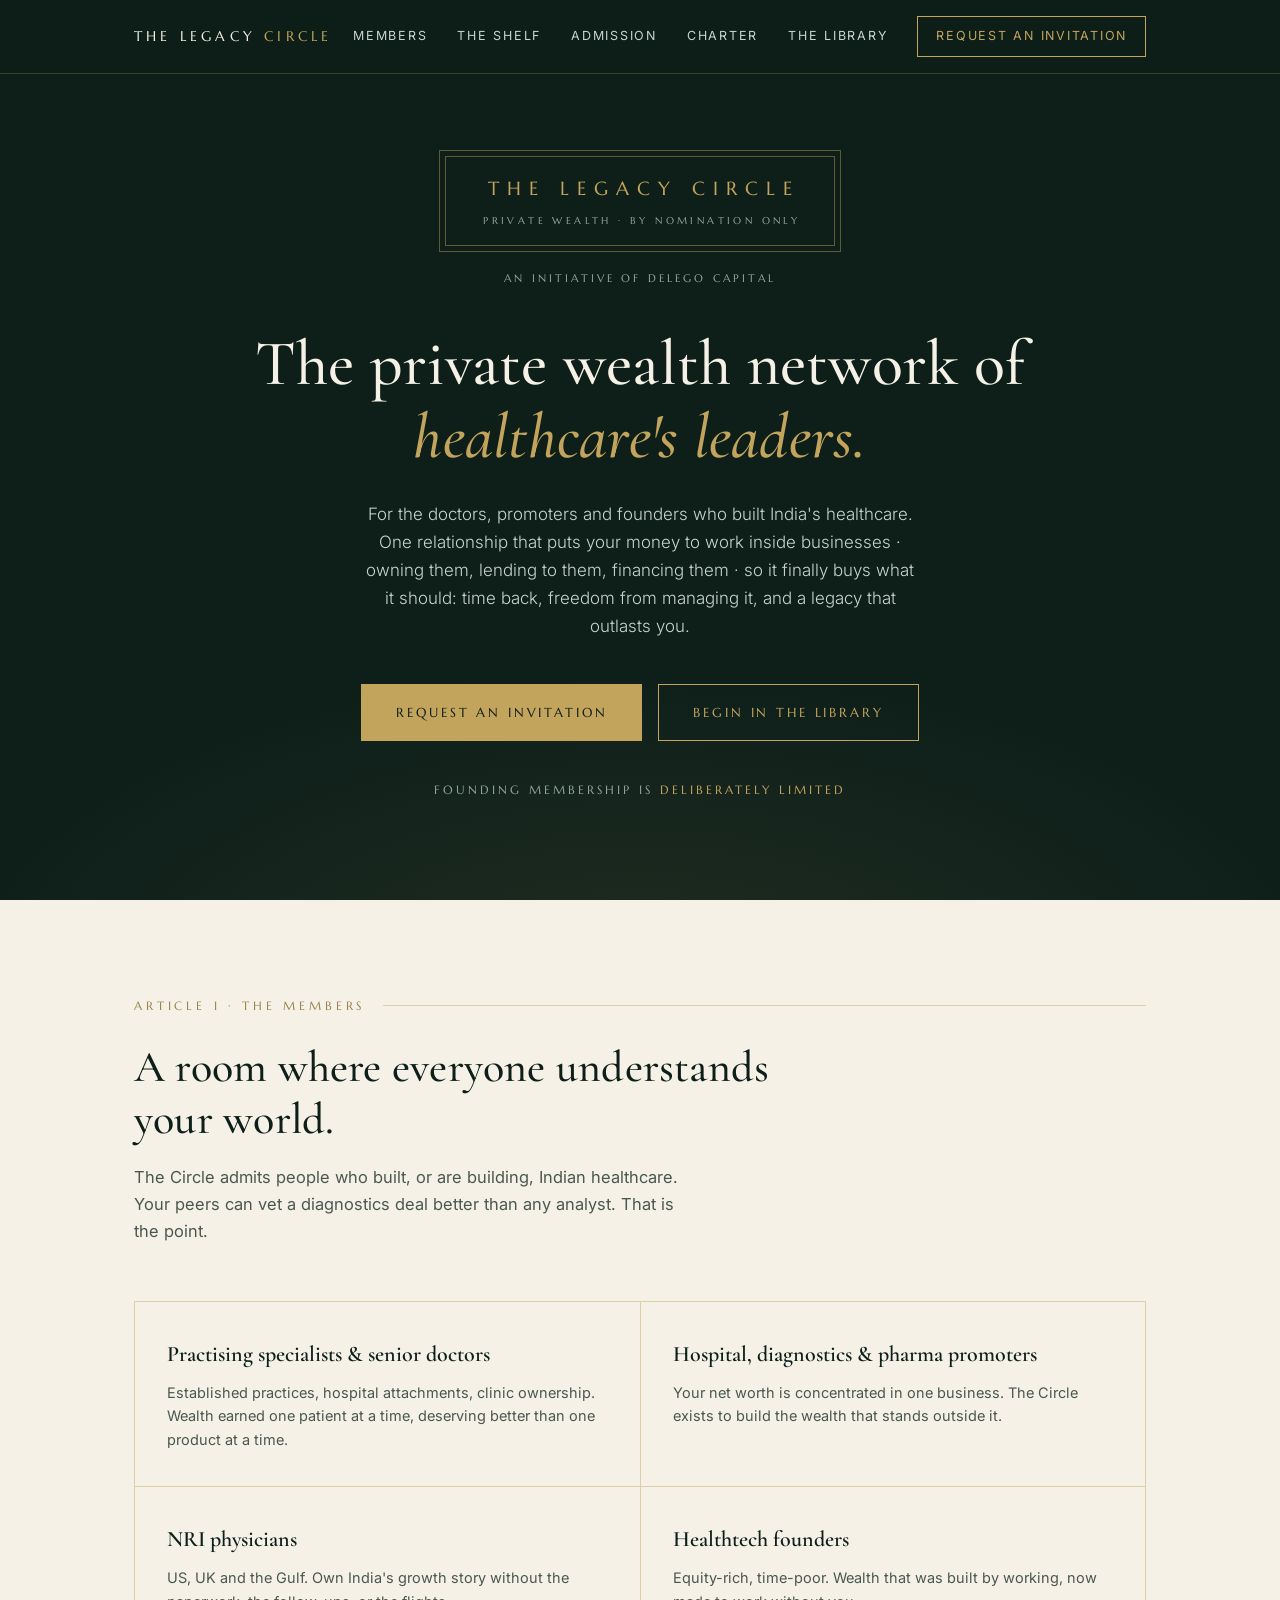
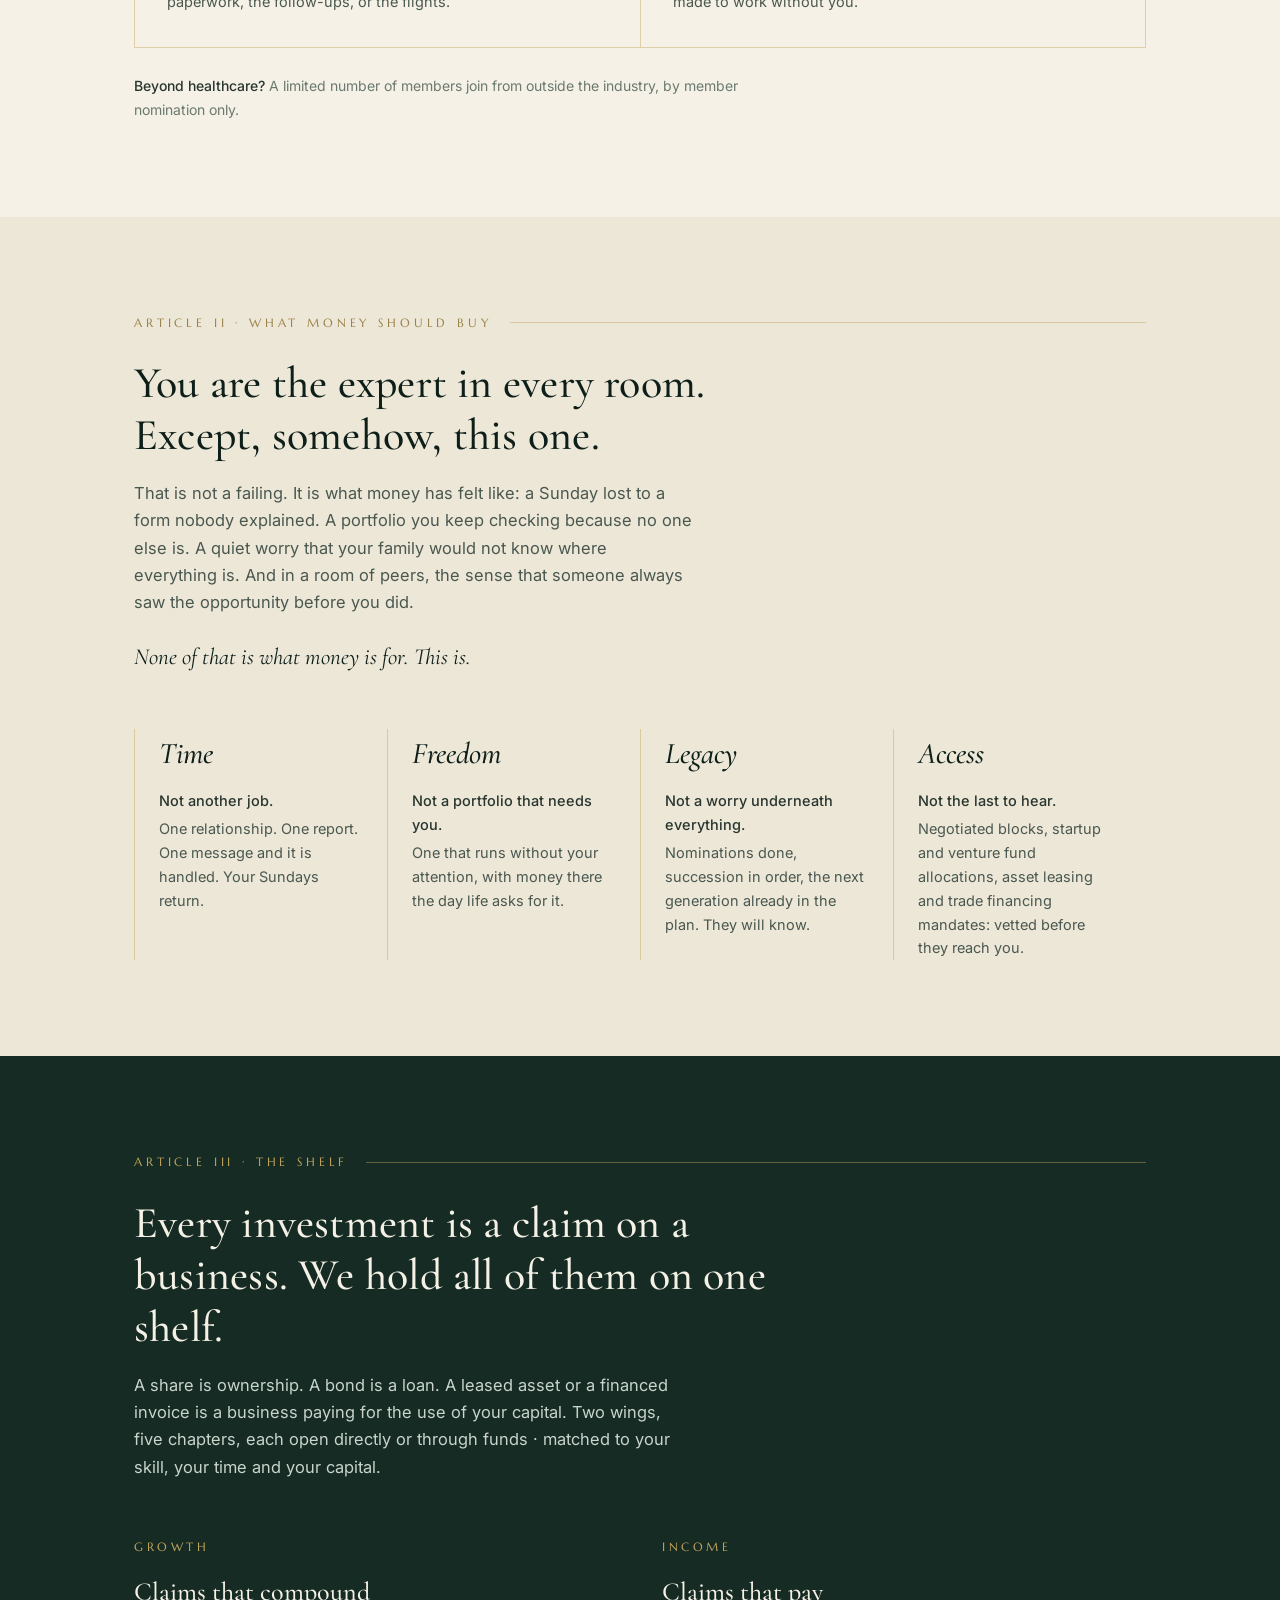
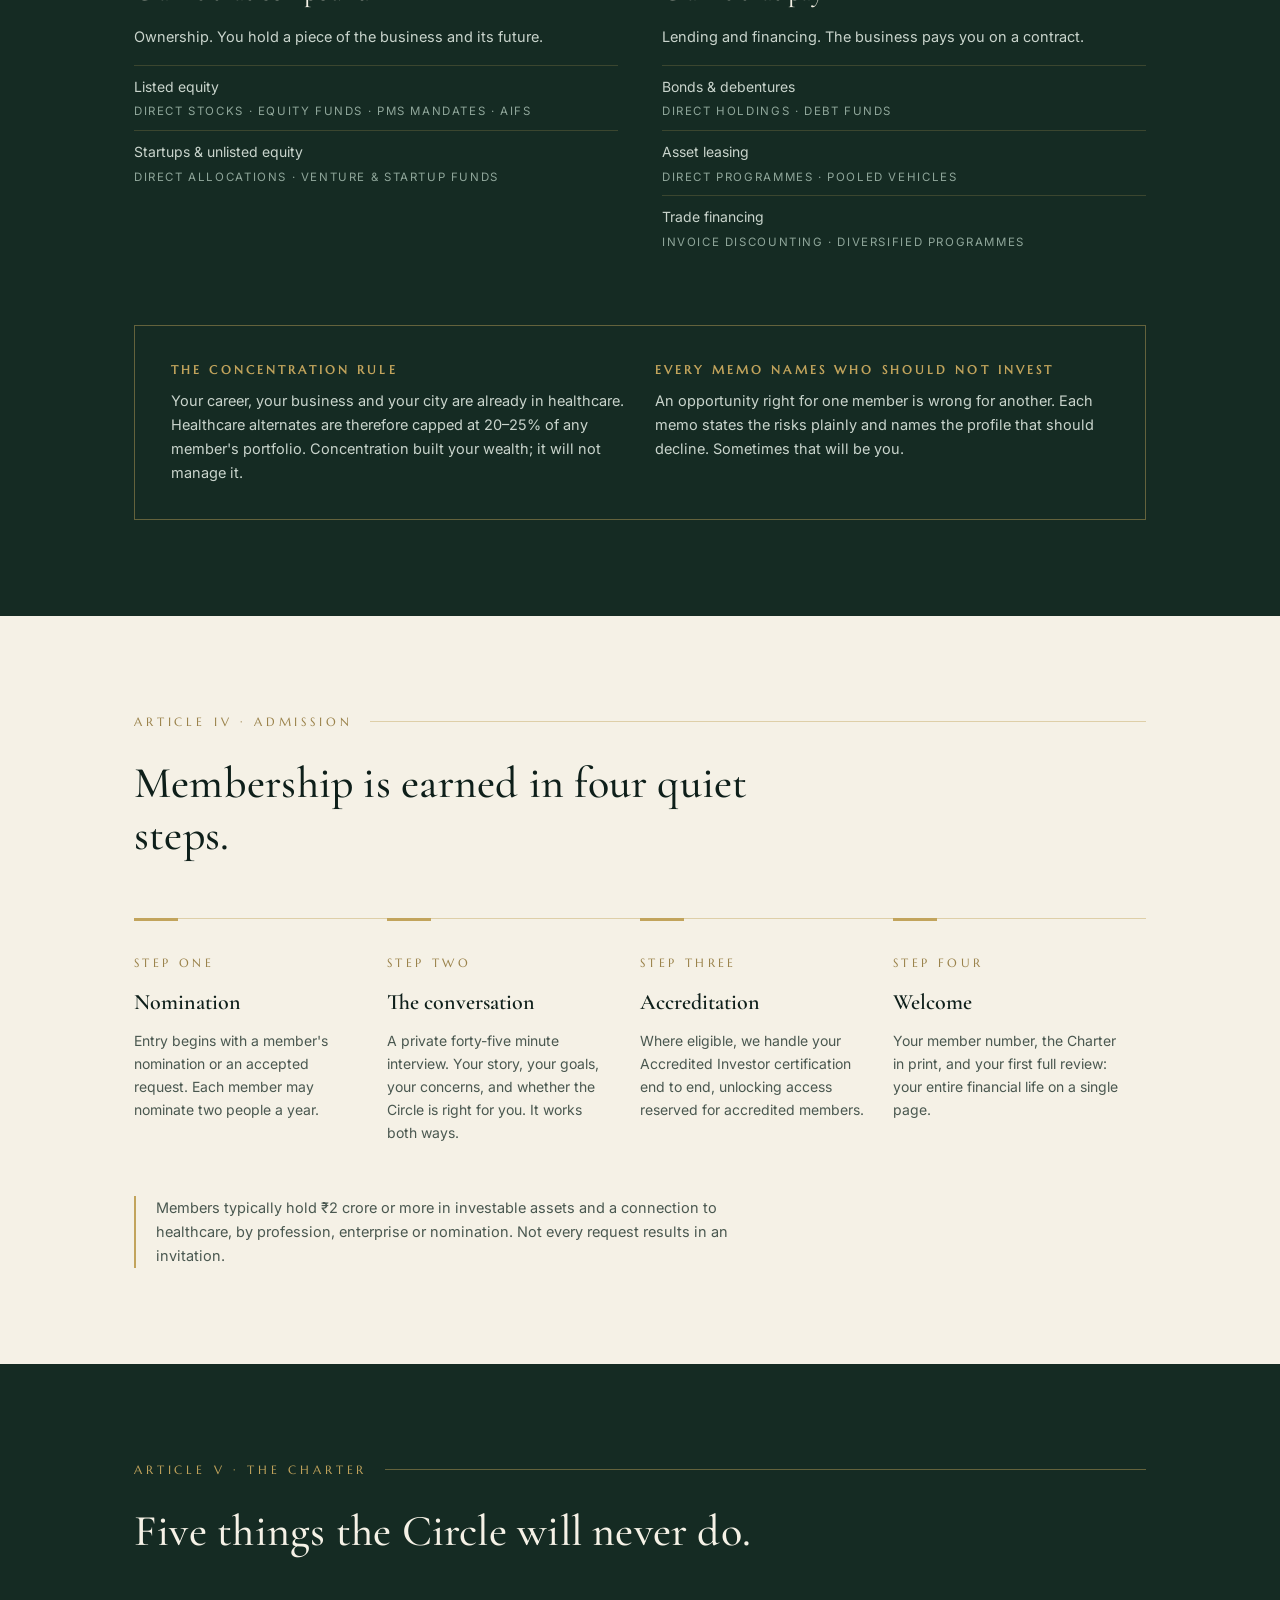
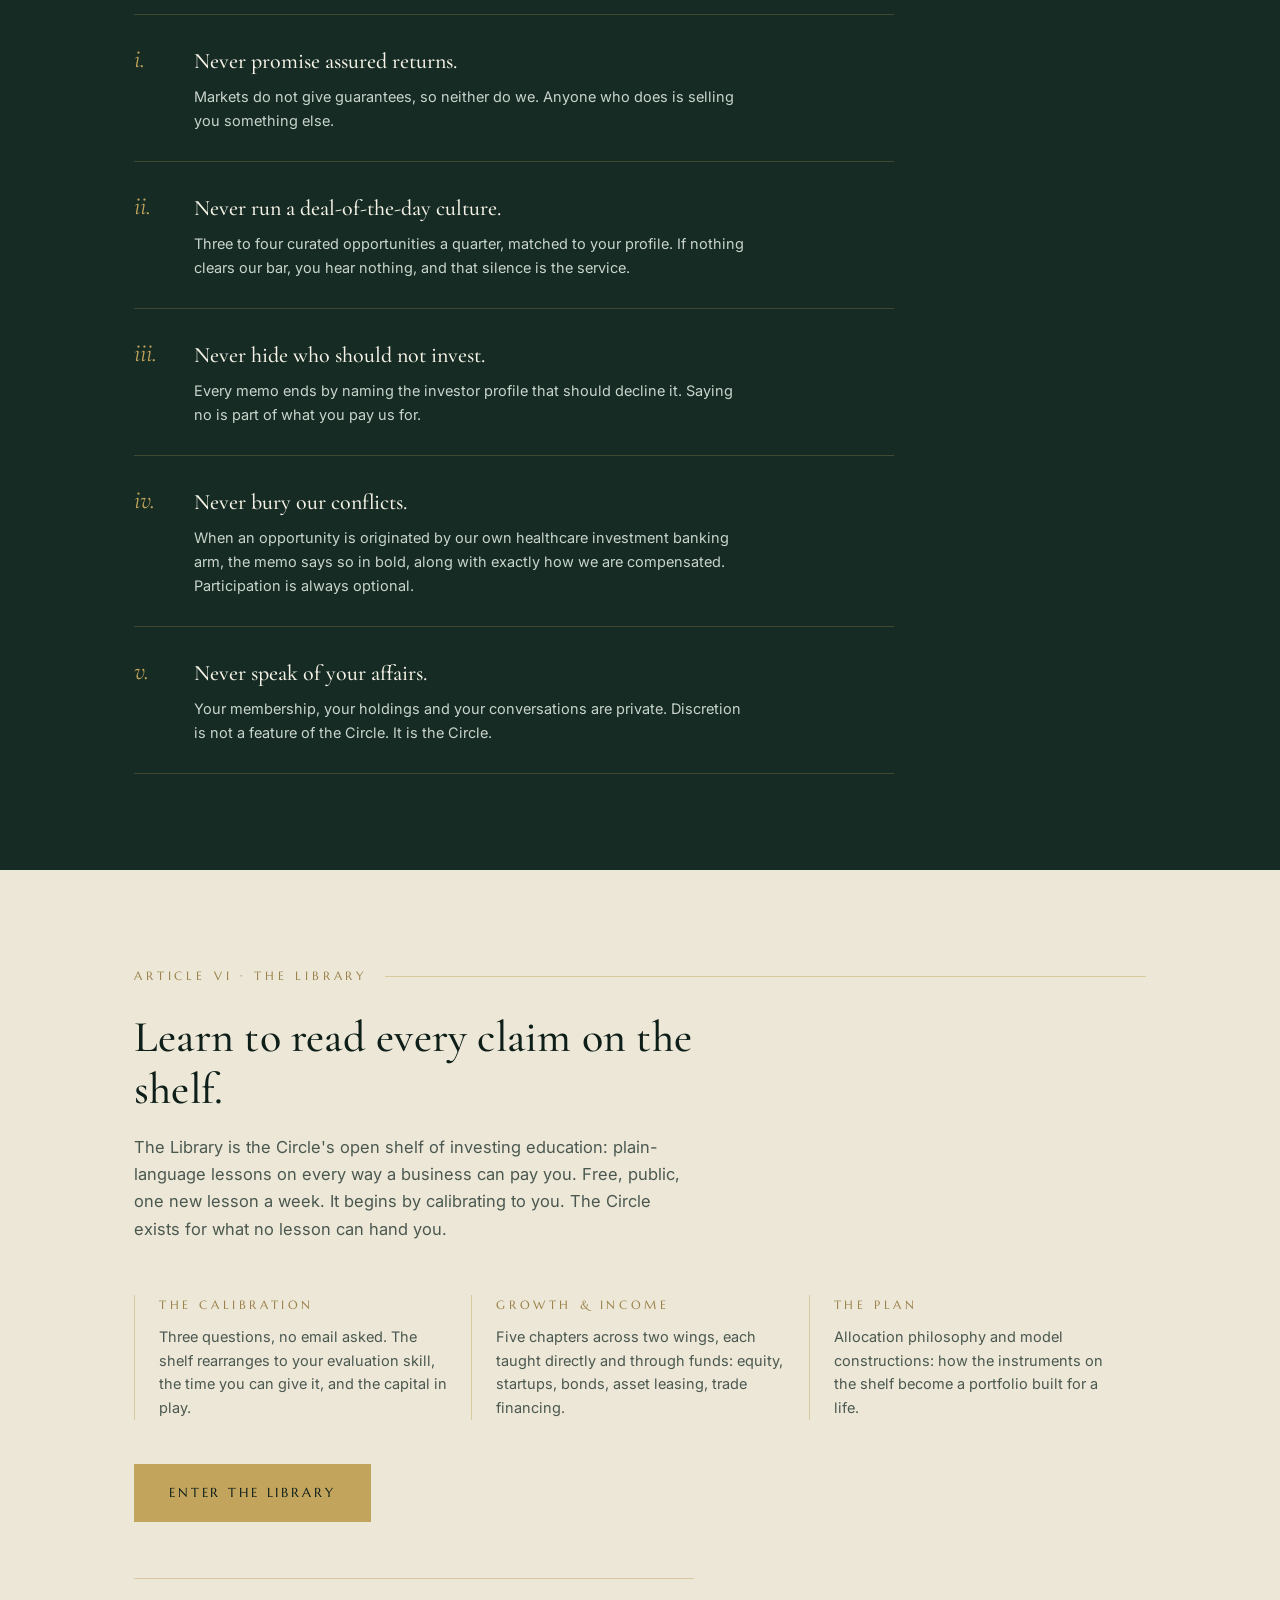
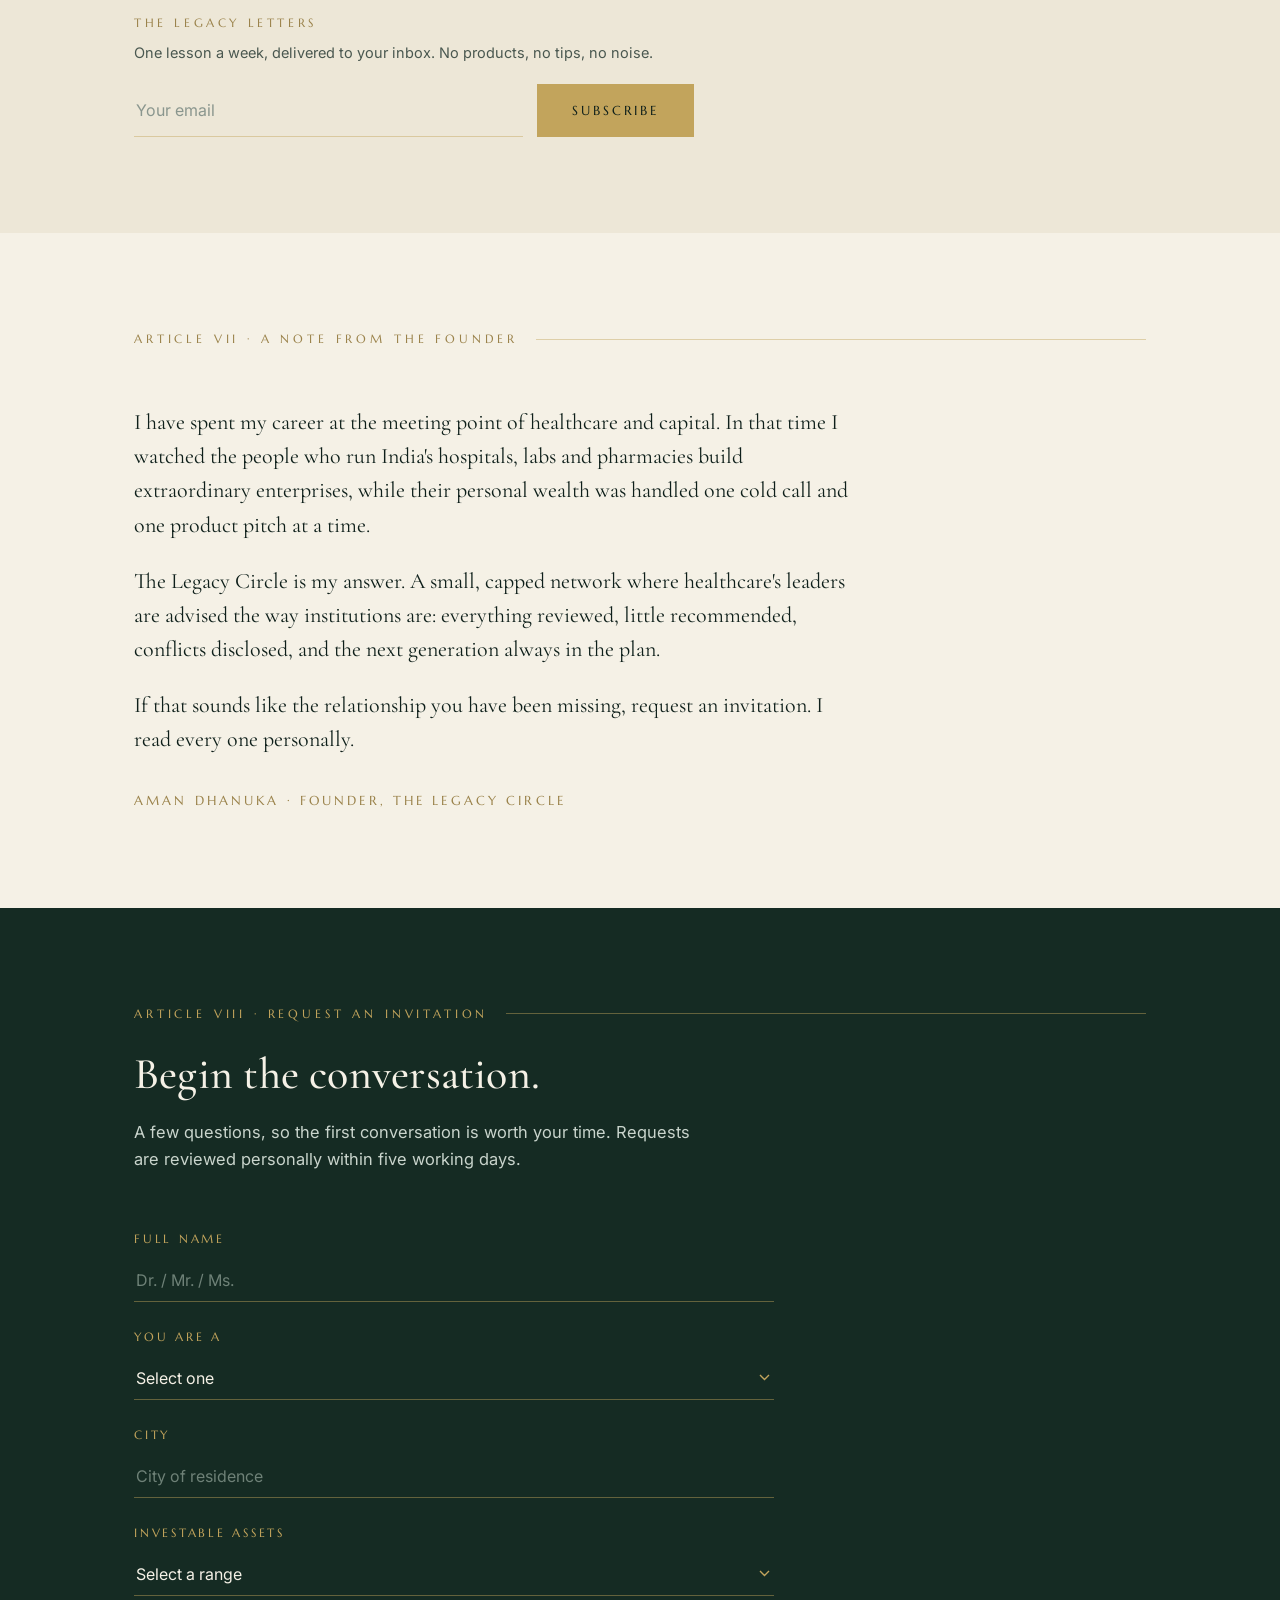
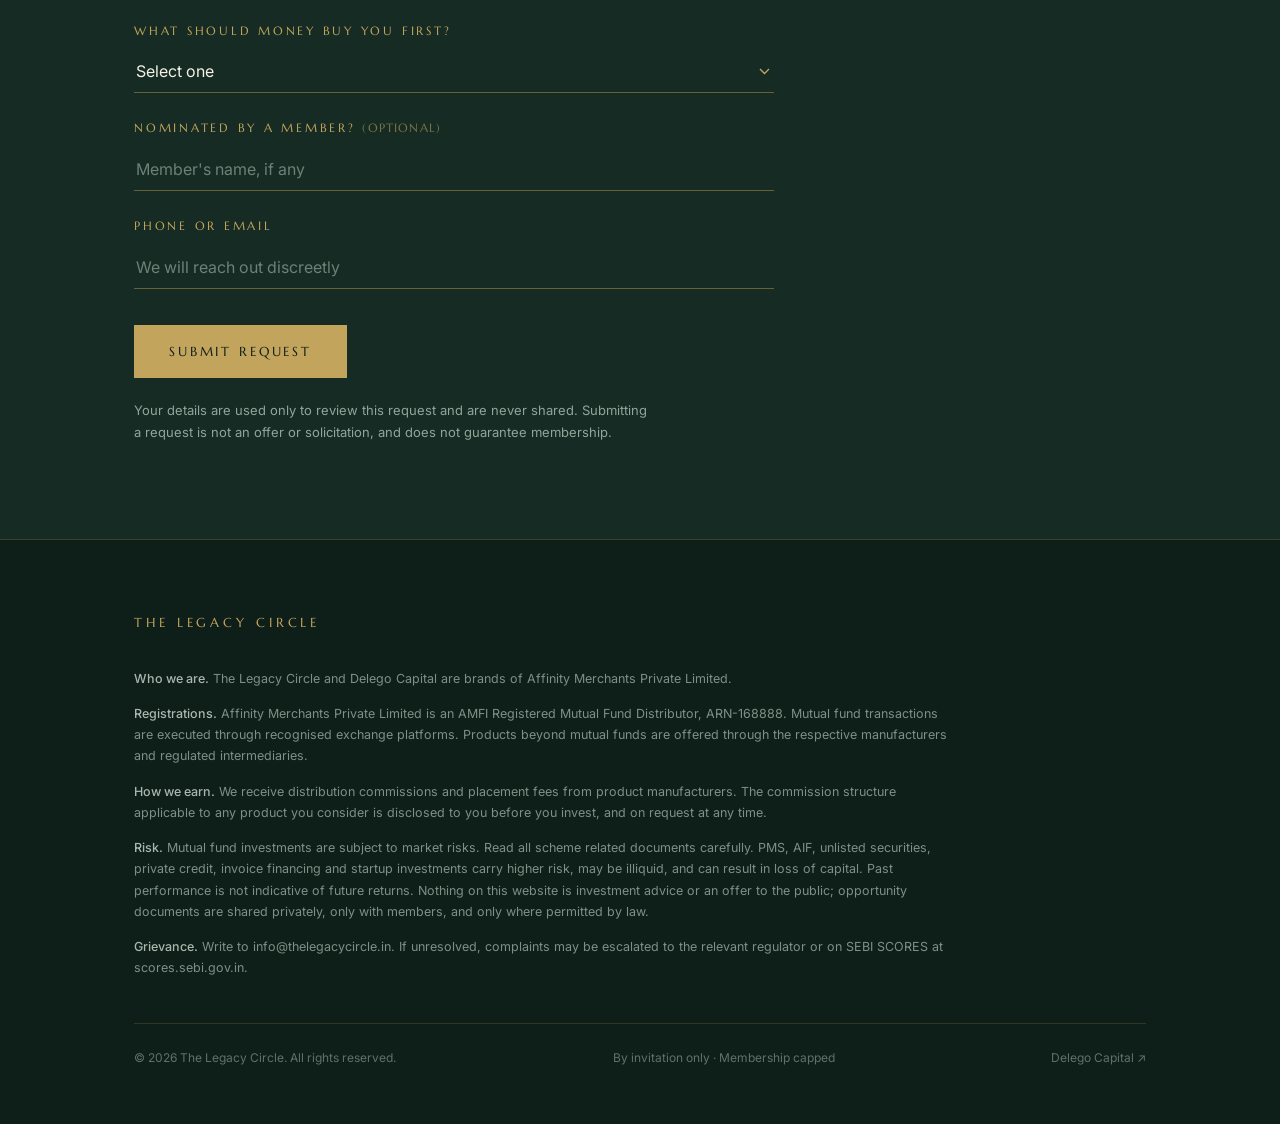
<file: index.html>
<!DOCTYPE html>
<html lang="en">
<head>
<meta charset="UTF-8">
<meta name="viewport" content="width=device-width, initial-scale=1.0">
<title>The Legacy Circle · The private wealth network of healthcare's leaders</title>
<meta name="description" content="An invite-only private wealth network for India's doctors, hospital promoters and healthcare founders. By nomination. By interview. Membership deliberately limited.">
<link rel="preconnect" href="https://fonts.googleapis.com">
<link rel="preconnect" href="https://fonts.gstatic.com" crossorigin>
<link href="https://fonts.googleapis.com/css2?family=Marcellus&family=Cormorant+Garamond:ital,wght@0,400;0,500;0,600;1,400&family=Inter:wght@300;400;500;600&display=swap" rel="stylesheet">
<style>
  :root{
    --ink:#0E1F1A;          /* deep evergreen, near-black */
    --theatre:#152B23;      /* panel green */
    --ivory:#F5F1E6;        /* paper */
    --ivory-2:#EDE7D7;      /* deeper paper */
    --brass:#C2A45C;        /* engraved brass */
    --brass-dim:#9A824A;
    --body-dark:#28362F;    /* text on ivory */
    --body-light:#C9D4CC;   /* text on green */
    --sage:#8FA69A;
    --rule:rgba(194,164,92,.45);
    --maxw:1060px;
  }
  *{margin:0;padding:0;box-sizing:border-box}
  html{scroll-behavior:smooth}
  body{
    font-family:'Inter',-apple-system,BlinkMacSystemFont,'Segoe UI',sans-serif;
    background:var(--ivory);
    color:var(--body-dark);
    font-weight:400;
    line-height:1.65;
    -webkit-font-smoothing:antialiased;
  }
  ::selection{background:var(--brass);color:var(--ink)}

  /* ---------- shared ---------- */
  .wrap{max-width:var(--maxw);margin:0 auto;padding:0 24px}
  .article{padding:96px 0}
  .eyebrow{
    font-family:'Marcellus',serif;
    font-size:12px;letter-spacing:.32em;text-transform:uppercase;
    color:var(--brass-dim);
    display:flex;align-items:center;gap:18px;margin-bottom:26px;
  }
  .eyebrow::after{content:"";flex:1;height:1px;background:var(--rule)}
  .on-green .eyebrow{color:var(--brass)}
  h2{
    font-family:'Cormorant Garamond',serif;font-weight:500;
    font-size:clamp(30px,4.4vw,44px);line-height:1.18;
    color:var(--ink);max-width:640px;letter-spacing:.005em;
  }
  .on-green h2{color:var(--ivory)}
  .lede{max-width:560px;margin-top:18px;font-size:16.5px;color:#4A5850}
  .on-green .lede{color:var(--body-light)}

  .btn{
    display:inline-block;font-family:'Marcellus',serif;
    font-size:13px;letter-spacing:.22em;text-transform:uppercase;
    padding:17px 34px;border:1px solid var(--brass);
    color:var(--brass);text-decoration:none;background:transparent;
    cursor:pointer;transition:background .25s ease,color .25s ease;
  }
  .btn:hover{background:var(--brass);color:var(--ink)}
  .btn.solid{background:var(--brass);color:var(--ink)}
  .btn.solid:hover{background:#D3B76E}
  .btn:focus-visible{outline:2px solid var(--brass);outline-offset:3px}

  .reveal{opacity:0;transform:translateY(14px);transition:opacity .7s ease,transform .7s ease}
  .reveal.in{opacity:1;transform:none}
  @media (prefers-reduced-motion:reduce){
    .reveal{opacity:1;transform:none;transition:none}
    html{scroll-behavior:auto}
  }

  /* ---------- nav ---------- */
  nav{
    position:fixed;top:0;left:0;right:0;z-index:50;
    background:rgba(14,31,26,.92);backdrop-filter:blur(10px);
    border-bottom:1px solid rgba(194,164,92,.25);
  }
  .nav-in{max-width:var(--maxw);margin:0 auto;padding:16px 24px;
    display:flex;align-items:center;justify-content:space-between}
  .wordmark{
    font-family:'Marcellus',serif;color:var(--ivory);
    font-size:14px;letter-spacing:.3em;text-transform:uppercase;text-decoration:none;
  }
  .wordmark span{color:var(--brass)}
  .nav-links{display:flex;gap:30px;align-items:center}
  .nav-links a{
    font-size:12.5px;letter-spacing:.14em;text-transform:uppercase;
    color:var(--body-light);text-decoration:none;transition:color .2s;
  }
  .nav-links a:hover{color:var(--brass)}
  .nav-cta{border:1px solid var(--brass);color:var(--brass)!important;padding:9px 18px}
  .nav-cta:hover{background:var(--brass);color:var(--ink)!important}
  @media(max-width:760px){.nav-links a:not(.nav-cta){display:none}}

  /* ---------- hero ---------- */
  header.hero{
    background:var(--ink);color:var(--ivory);
    min-height:100vh;display:flex;align-items:center;
    position:relative;overflow:hidden;padding:140px 0 90px;
  }
  header.hero::before{
    content:"";position:absolute;inset:0;
    background:radial-gradient(ellipse 90% 60% at 50% 110%,rgba(194,164,92,.10),transparent 60%);
    pointer-events:none;
  }
  .hero-in{position:relative;text-align:center;max-width:820px;margin:0 auto;padding:0 24px}
  .plate{
    display:inline-block;border:1px solid var(--rule);padding:5px;margin-bottom:44px;
  }
  .plate-inner{
    border:1px solid var(--rule);padding:16px 34px;
  }
  .plate-name{
    font-family:'Marcellus',serif;font-size:clamp(15px,2.4vw,19px);
    letter-spacing:.42em;text-transform:uppercase;color:var(--brass);
    padding-left:.42em; /* optically centre tracked caps */
  }
  .plate-sub{
    font-family:'Marcellus',serif;font-size:10px;letter-spacing:.34em;
    text-transform:uppercase;color:var(--sage);margin-top:9px;padding-left:.34em;
  }
  h1{
    font-family:'Cormorant Garamond',serif;font-weight:500;
    font-size:clamp(38px,6.2vw,64px);line-height:1.14;letter-spacing:.004em;
  }
  h1 em{font-style:italic;color:var(--brass)}
  .hero-lede{
    max-width:560px;margin:26px auto 0;color:var(--body-light);font-size:17px;font-weight:300;
  }
  .hero-ctas{margin-top:44px;display:flex;gap:16px;justify-content:center;flex-wrap:wrap}
  .hero-cap{
    margin-top:40px;font-family:'Marcellus',serif;font-size:11.5px;
    letter-spacing:.26em;text-transform:uppercase;color:var(--sage);
  }
  .hero-cap b{color:var(--brass);font-weight:400}
  .plate-credit{
    font-family:'Marcellus',serif;font-size:10.5px;letter-spacing:.3em;
    text-transform:uppercase;color:var(--sage);margin:-26px 0 40px;
  }

  /* ---------- Library teaser + Letters subscribe ---------- */
  .wings{margin-top:52px;display:grid;grid-template-columns:repeat(3,1fr);gap:0}
  .wing{border-left:1px solid var(--rule);padding-left:24px;padding-right:24px}
  .wing-k{
    font-family:'Marcellus',serif;font-size:12px;letter-spacing:.3em;
    text-transform:uppercase;color:var(--brass-dim);display:block;margin-bottom:10px;
  }
  .wing p{font-size:14.5px;color:#4A5850}
  @media(max-width:760px){.wings{grid-template-columns:1fr;row-gap:34px}}
  .sub-block{margin-top:56px;max-width:560px;border-top:1px solid var(--rule);padding-top:34px}
  .sub-title{
    font-family:'Marcellus',serif;font-size:12px;letter-spacing:.3em;
    text-transform:uppercase;color:var(--brass-dim);margin-bottom:8px;
  }
  .sub-copy{font-size:14.5px;color:#4A5850;margin-bottom:20px}
  .sub-row{display:flex;gap:14px;flex-wrap:wrap}
  .sub-row input{
    flex:1;min-width:220px;background:transparent;border:none;
    border-bottom:1px solid var(--rule);padding:13px 2px;
    font-family:'Inter',sans-serif;font-size:16px;color:var(--body-dark);border-radius:0;
  }
  .sub-row input::placeholder{color:#8A968E}
  .sub-row input:focus{outline:none;border-bottom-color:var(--brass)}
  .sub-msg{margin-top:16px;font-size:14px;color:var(--brass-dim)}

  /* ---------- Article I : members ---------- */
  .members-grid{
    margin-top:56px;display:grid;grid-template-columns:repeat(2,1fr);
    border-top:1px solid var(--rule);border-left:1px solid var(--rule);
  }
  .member-cell{
    border-right:1px solid var(--rule);border-bottom:1px solid var(--rule);
    padding:34px 32px;
  }
  .member-cell h3{
    font-family:'Cormorant Garamond',serif;font-weight:600;
    font-size:22px;color:var(--ink);margin-bottom:8px;
  }
  .member-cell p{font-size:14.5px;color:#4A5850}
  .members-note{margin-top:26px;font-size:14px;color:#6B7A70;max-width:640px}
  .members-note b{color:var(--body-dark);font-weight:500}
  @media(max-width:700px){.members-grid{grid-template-columns:1fr}}

  /* ---------- Article II : what money should buy ---------- */
  .buy-grid{margin-top:56px;display:grid;grid-template-columns:repeat(4,1fr);gap:0}
  .buy-cell{padding:0 28px 0 0;border-left:1px solid var(--rule);padding-left:24px}
  .buy-word{
    font-family:'Cormorant Garamond',serif;font-style:italic;font-weight:500;
    font-size:30px;color:var(--ink);display:block;margin-bottom:10px;
  }
  .buy-cell p{font-size:14.5px;color:#4A5850}
  .buy-cell p b{display:block;font-weight:500;color:var(--body-dark);margin-bottom:4px}
  .buy-pivot{
    margin-top:26px;font-family:'Cormorant Garamond',serif;font-style:italic;
    font-size:23px;line-height:1.35;color:var(--ink);max-width:560px;
  }
  @media(max-width:900px){.buy-grid{grid-template-columns:repeat(2,1fr);row-gap:44px}}
  @media(max-width:540px){.buy-grid{grid-template-columns:1fr}}

  /* ---------- Article III : the shelf (green) ---------- */
  .green{background:var(--theatre)}
  .shelf-grid{margin-top:56px;display:grid;grid-template-columns:repeat(3,1fr);gap:44px}
  .shelf-col .roman{
    font-family:'Marcellus',serif;font-size:12px;letter-spacing:.3em;
    color:var(--brass);text-transform:uppercase;display:block;margin-bottom:14px;
  }
  .shelf-col h3{
    font-family:'Cormorant Garamond',serif;font-weight:500;font-size:26px;
    color:var(--ivory);margin-bottom:12px;
  }
  .shelf-col p{font-size:14.5px;color:var(--body-light)}
  .shelf-col ul{list-style:none;margin-top:16px}
  .shelf-col li{
    font-size:14px;color:var(--body-light);padding:9px 0;
    border-top:1px solid rgba(194,164,92,.22);
  }
  .shelf-rules{
    margin-top:64px;border:1px solid var(--rule);padding:34px 36px;
    display:grid;grid-template-columns:1fr 1fr;gap:30px;
  }
  .shelf-rule h4{
    font-family:'Marcellus',serif;font-size:12px;letter-spacing:.26em;
    text-transform:uppercase;color:var(--brass);margin-bottom:10px;
  }
  .shelf-rule p{font-size:14.5px;color:var(--body-light)}
  @media(max-width:860px){.shelf-grid{grid-template-columns:1fr}.shelf-rules{grid-template-columns:1fr}}
  .shelf-grid.two{grid-template-columns:repeat(2,1fr)}
  .shelf-li-sub{display:block;font-size:11.5px;letter-spacing:.14em;text-transform:uppercase;color:var(--sage);margin-top:4px}
  @media(max-width:860px){.shelf-grid.two{grid-template-columns:1fr}}

  /* ---------- Article IV : admission ---------- */
  .steps{margin-top:56px;display:grid;grid-template-columns:repeat(4,1fr);gap:0;
    border-top:1px solid var(--rule)}
  .step{padding:34px 26px 0 0;position:relative}
  .step::before{
    content:"";position:absolute;top:-1px;left:0;width:44px;height:3px;background:var(--brass);
  }
  .step .k{
    font-family:'Marcellus',serif;font-size:12px;letter-spacing:.28em;
    text-transform:uppercase;color:var(--brass-dim);display:block;margin-bottom:12px;
  }
  .step h3{
    font-family:'Cormorant Garamond',serif;font-weight:600;font-size:22px;
    color:var(--ink);margin-bottom:8px;
  }
  .step p{font-size:14px;color:#4A5850}
  .admission-note{
    margin-top:52px;max-width:660px;font-size:14.5px;color:#4A5850;
    border-left:2px solid var(--brass);padding-left:20px;
  }
  @media(max-width:900px){.steps{grid-template-columns:repeat(2,1fr);row-gap:40px}}
  @media(max-width:540px){.steps{grid-template-columns:1fr}}

  /* ---------- Article V : charter (green) ---------- */
  .charter-list{margin-top:56px;max-width:760px;counter-reset:vow}
  .vow{
    display:flex;gap:26px;padding:28px 0;border-top:1px solid rgba(194,164,92,.25);
  }
  .vow:last-child{border-bottom:1px solid rgba(194,164,92,.25)}
  .vow .n{
    font-family:'Cormorant Garamond',serif;font-style:italic;font-size:26px;
    color:var(--brass);min-width:34px;line-height:1.2;
  }
  .vow h3{
    font-family:'Cormorant Garamond',serif;font-weight:500;font-size:22px;
    color:var(--ivory);margin-bottom:6px;
  }
  .vow p{font-size:14.5px;color:var(--body-light);max-width:560px}

  /* ---------- Article VI : founder ---------- */
  .founder{
    margin-top:56px;max-width:720px;
  }
  .founder p{
    font-family:'Cormorant Garamond',serif;font-size:22px;line-height:1.55;
    color:var(--ink);font-weight:400;
  }
  .founder p + p{margin-top:22px}
  .founder .sig{
    margin-top:34px;font-family:'Marcellus',serif;font-size:13px;
    letter-spacing:.24em;text-transform:uppercase;color:var(--brass-dim);
  }

  /* ---------- Article VII : invitation form (green) ---------- */
  .form-shell{margin-top:56px;max-width:640px}
  .field{margin-bottom:26px}
  .field label{
    display:block;font-family:'Marcellus',serif;font-size:11.5px;
    letter-spacing:.24em;text-transform:uppercase;color:var(--brass);margin-bottom:10px;
  }
  .field input,.field select{
    width:100%;background:transparent;border:none;
    border-bottom:1px solid rgba(194,164,92,.45);
    padding:11px 2px;font-family:'Inter',sans-serif;font-size:16px;
    color:var(--ivory);border-radius:0;appearance:none;-webkit-appearance:none;
  }
  .field select{
    background-image:url("data:image/svg+xml;utf8,<svg xmlns='http://www.w3.org/2000/svg' width='11' height='7' viewBox='0 0 11 7'><path d='M1 1l4.5 4.5L10 1' fill='none' stroke='%23C2A45C' stroke-width='1.4'/></svg>");
    background-repeat:no-repeat;background-position:right 4px center;padding-right:26px;cursor:pointer;
  }
  .field select option{background:var(--theatre);color:var(--ivory)}
  .field input::placeholder{color:#6E8177}
  .field input:focus,.field select:focus{outline:none;border-bottom-color:var(--brass)}
  .form-foot{margin-top:36px}
  .form-note{margin-top:22px;font-size:13px;color:var(--sage);max-width:520px}
  .thanks{
    display:none;border:1px solid var(--rule);padding:44px 40px;max-width:640px;margin-top:56px;
  }
  .thanks h3{
    font-family:'Cormorant Garamond',serif;font-weight:500;font-size:28px;
    color:var(--ivory);margin-bottom:12px;
  }
  .thanks p{color:var(--body-light);font-size:15px}
  .err{border-bottom-color:#C96A5A!important}

  /* ---------- footer ---------- */
  footer{background:var(--ink);padding:72px 0 56px;border-top:1px solid rgba(194,164,92,.25)}
  .foot-mark{
    font-family:'Marcellus',serif;font-size:13px;letter-spacing:.3em;
    text-transform:uppercase;color:var(--brass);margin-bottom:34px;
  }
  .compliance p{
    font-size:12.5px;color:#7E8F85;line-height:1.7;max-width:820px;margin-bottom:14px;
  }
  .compliance b{color:#A9B8AE;font-weight:500}
  .foot-line{
    margin-top:44px;padding-top:24px;border-top:1px solid rgba(194,164,92,.18);
    display:flex;justify-content:space-between;flex-wrap:wrap;gap:12px;
    font-size:12px;color:#5F7168;
  }
</style>
</head>
<body>

<nav>
  <div class="nav-in">
    <a class="wordmark" href="#top">The Legacy <span>Circle</span></a>
    <div class="nav-links">
      <a href="#members">Members</a>
      <a href="#shelf">The Shelf</a>
      <a href="#admission">Admission</a>
      <a href="#charter">Charter</a>
      <a href="/library/">The Library</a>
      <a class="nav-cta" href="#invitation">Request an invitation</a>
    </div>
  </div>
</nav>

<!-- ================= HERO ================= -->
<header class="hero" id="top">
  <div class="hero-in">
    <div class="plate reveal">
      <div class="plate-inner">
        <div class="plate-name">The Legacy Circle</div>
        <div class="plate-sub">Private Wealth · By Nomination Only</div>
      </div>
    </div>
    <p class="plate-credit reveal">An initiative of Delego Capital</p>
    <h1 class="reveal">The private wealth network of <em>healthcare's leaders.</em></h1>
    <p class="hero-lede reveal">For the doctors, promoters and founders who built India's healthcare. One relationship that puts your money to work inside businesses · owning them, lending to them, financing them · so it finally buys what it should: time back, freedom from managing it, and a legacy that outlasts you.</p>
    <div class="hero-ctas reveal">
      <a class="btn solid" href="#invitation">Request an invitation</a>
      <a class="btn" href="/library/">Begin in the Library</a>
    </div>
    <p class="hero-cap reveal">Founding membership is <b>deliberately limited</b></p>
  </div>
</header>

<!-- ================= ARTICLE I · MEMBERS ================= -->
<section class="article" id="members">
  <div class="wrap">
    <div class="eyebrow reveal">Article I · The Members</div>
    <h2 class="reveal">A room where everyone understands your world.</h2>
    <p class="lede reveal">The Circle admits people who built, or are building, Indian healthcare. Your peers can vet a diagnostics deal better than any analyst. That is the point.</p>

    <div class="members-grid reveal">
      <div class="member-cell">
        <h3>Practising specialists &amp; senior doctors</h3>
        <p>Established practices, hospital attachments, clinic ownership. Wealth earned one patient at a time, deserving better than one product at a time.</p>
      </div>
      <div class="member-cell">
        <h3>Hospital, diagnostics &amp; pharma promoters</h3>
        <p>Your net worth is concentrated in one business. The Circle exists to build the wealth that stands outside it.</p>
      </div>
      <div class="member-cell">
        <h3>NRI physicians</h3>
        <p>US, UK and the Gulf. Own India's growth story without the paperwork, the follow-ups, or the flights.</p>
      </div>
      <div class="member-cell">
        <h3>Healthtech founders</h3>
        <p>Equity-rich, time-poor. Wealth that was built by working, now made to work without you.</p>
      </div>
    </div>

    <p class="members-note reveal"><b>Beyond healthcare?</b> A limited number of members join from outside the industry, by member nomination only.</p>
  </div>
</section>

<!-- ================= ARTICLE II · WHAT MONEY SHOULD BUY ================= -->
<section class="article" style="background:var(--ivory-2)">
  <div class="wrap">
    <div class="eyebrow reveal">Article II · What Money Should Buy</div>
    <h2 class="reveal">You are the expert in every room. Except, somehow, this one.</h2>
    <p class="lede reveal">That is not a failing. It is what money has felt like: a Sunday lost to a form nobody explained. A portfolio you keep checking because no one else is. A quiet worry that your family would not know where everything is. And in a room of peers, the sense that someone always saw the opportunity before you did.</p>
    <p class="buy-pivot reveal">None of that is what money is for. This is.</p>

    <div class="buy-grid reveal">
      <div class="buy-cell">
        <span class="buy-word">Time</span>
        <p><b>Not another job.</b> One relationship. One report. One message and it is handled. Your Sundays return.</p>
      </div>
      <div class="buy-cell">
        <span class="buy-word">Freedom</span>
        <p><b>Not a portfolio that needs you.</b> One that runs without your attention, with money there the day life asks for it.</p>
      </div>
      <div class="buy-cell">
        <span class="buy-word">Legacy</span>
        <p><b>Not a worry underneath everything.</b> Nominations done, succession in order, the next generation already in the plan. They will know.</p>
      </div>
      <div class="buy-cell">
        <span class="buy-word">Access</span>
        <p><b>Not the last to hear.</b> Negotiated blocks, startup and venture fund allocations, asset leasing and trade financing mandates: vetted before they reach you.</p>
      </div>
    </div>
  </div>
</section>

<!-- ================= ARTICLE III · THE SHELF ================= -->
<section class="article green on-green" id="shelf">
  <div class="wrap">
    <div class="eyebrow reveal">Article III · The Shelf</div>
    <h2 class="reveal">Every investment is a claim on a business. We hold all of them on one shelf.</h2>
    <p class="lede reveal">A share is ownership. A bond is a loan. A leased asset or a financed invoice is a business paying for the use of your capital. Two wings, five chapters, each open directly or through funds · matched to your skill, your time and your capital.</p>

    <div class="shelf-grid two reveal">
      <div class="shelf-col">
        <span class="roman">Growth</span>
        <h3>Claims that compound</h3>
        <p>Ownership. You hold a piece of the business and its future.</p>
        <ul>
          <li>Listed equity
            <span class="shelf-li-sub">Direct stocks · equity funds · PMS mandates · AIFs</span>
          </li>
          <li>Startups &amp; unlisted equity
            <span class="shelf-li-sub">Direct allocations · venture &amp; startup funds</span>
          </li>
        </ul>
      </div>
      <div class="shelf-col">
        <span class="roman">Income</span>
        <h3>Claims that pay</h3>
        <p>Lending and financing. The business pays you on a contract.</p>
        <ul>
          <li>Bonds &amp; debentures
            <span class="shelf-li-sub">Direct holdings · debt funds</span>
          </li>
          <li>Asset leasing
            <span class="shelf-li-sub">Direct programmes · pooled vehicles</span>
          </li>
          <li>Trade financing
            <span class="shelf-li-sub">Invoice discounting · diversified programmes</span>
          </li>
        </ul>
      </div>
    </div>

    <div class="shelf-rules reveal">
      <div class="shelf-rule">
        <h4>The concentration rule</h4>
        <p>Your career, your business and your city are already in healthcare. Healthcare alternates are therefore capped at 20–25% of any member's portfolio. Concentration built your wealth; it will not manage it.</p>
      </div>
      <div class="shelf-rule">
        <h4>Every memo names who should not invest</h4>
        <p>An opportunity right for one member is wrong for another. Each memo states the risks plainly and names the profile that should decline. Sometimes that will be you.</p>
      </div>
    </div>
  </div>
</section>

<!-- ================= ARTICLE IV · ADMISSION ================= -->
<section class="article" id="admission">
  <div class="wrap">
    <div class="eyebrow reveal">Article IV · Admission</div>
    <h2 class="reveal">Membership is earned in four quiet steps.</h2>

    <div class="steps reveal">
      <div class="step">
        <span class="k">Step One</span>
        <h3>Nomination</h3>
        <p>Entry begins with a member's nomination or an accepted request. Each member may nominate two people a year.</p>
      </div>
      <div class="step">
        <span class="k">Step Two</span>
        <h3>The conversation</h3>
        <p>A private forty-five minute interview. Your story, your goals, your concerns, and whether the Circle is right for you. It works both ways.</p>
      </div>
      <div class="step">
        <span class="k">Step Three</span>
        <h3>Accreditation</h3>
        <p>Where eligible, we handle your Accredited Investor certification end to end, unlocking access reserved for accredited members.</p>
      </div>
      <div class="step">
        <span class="k">Step Four</span>
        <h3>Welcome</h3>
        <p>Your member number, the Charter in print, and your first full review: your entire financial life on a single page.</p>
      </div>
    </div>

    <p class="admission-note reveal">Members typically hold ₹2 crore or more in investable assets and a connection to healthcare, by profession, enterprise or nomination. Not every request results in an invitation.</p>
  </div>
</section>

<!-- ================= ARTICLE V · CHARTER ================= -->
<section class="article green on-green" id="charter">
  <div class="wrap">
    <div class="eyebrow reveal">Article V · The Charter</div>
    <h2 class="reveal">Five things the Circle will never do.</h2>

    <div class="charter-list reveal">
      <div class="vow">
        <span class="n">i.</span>
        <div>
          <h3>Never promise assured returns.</h3>
          <p>Markets do not give guarantees, so neither do we. Anyone who does is selling you something else.</p>
        </div>
      </div>
      <div class="vow">
        <span class="n">ii.</span>
        <div>
          <h3>Never run a deal-of-the-day culture.</h3>
          <p>Three to four curated opportunities a quarter, matched to your profile. If nothing clears our bar, you hear nothing, and that silence is the service.</p>
        </div>
      </div>
      <div class="vow">
        <span class="n">iii.</span>
        <div>
          <h3>Never hide who should not invest.</h3>
          <p>Every memo ends by naming the investor profile that should decline it. Saying no is part of what you pay us for.</p>
        </div>
      </div>
      <div class="vow">
        <span class="n">iv.</span>
        <div>
          <h3>Never bury our conflicts.</h3>
          <p>When an opportunity is originated by our own healthcare investment banking arm, the memo says so in bold, along with exactly how we are compensated. Participation is always optional.</p>
        </div>
      </div>
      <div class="vow">
        <span class="n">v.</span>
        <div>
          <h3>Never speak of your affairs.</h3>
          <p>Your membership, your holdings and your conversations are private. Discretion is not a feature of the Circle. It is the Circle.</p>
        </div>
      </div>
    </div>
  </div>
</section>

<!-- ================= ARTICLE VI · THE LIBRARY ================= -->
<section class="article" id="library" style="background:var(--ivory-2)">
  <div class="wrap">
    <div class="eyebrow reveal">Article VI · The Library</div>
    <h2 class="reveal">Learn to read every claim on the shelf.</h2>
    <p class="lede reveal">The Library is the Circle's open shelf of investing education: plain-language lessons on every way a business can pay you. Free, public, one new lesson a week. It begins by calibrating to you. The Circle exists for what no lesson can hand you.</p>

    <div class="wings reveal">
      <div class="wing">
        <span class="wing-k">The Calibration</span>
        <p>Three questions, no email asked. The shelf rearranges to your evaluation skill, the time you can give it, and the capital in play.</p>
      </div>
      <div class="wing">
        <span class="wing-k">Growth &amp; Income</span>
        <p>Five chapters across two wings, each taught directly and through funds: equity, startups, bonds, asset leasing, trade financing.</p>
      </div>
      <div class="wing">
        <span class="wing-k">The Plan</span>
        <p>Allocation philosophy and model constructions: how the instruments on the shelf become a portfolio built for a life.</p>
      </div>
    </div>

    <div class="hero-ctas reveal" style="justify-content:flex-start;margin-top:44px">
      <a class="btn solid" href="/library/">Enter the Library</a>
    </div>

    <div class="sub-block reveal">
      <p class="sub-title">The Legacy Letters</p>
      <p class="sub-copy">One lesson a week, delivered to your inbox. No products, no tips, no noise.</p>
      <div class="sub-row" data-sub-form>
        <input type="email" placeholder="Your email" aria-label="Email for The Legacy Letters" autocomplete="email">
        <button class="btn solid" type="button">Subscribe</button>
      </div>
      <p class="sub-msg" hidden>Welcome to the Letters. Your first lesson reaches you this week.</p>
    </div>
  </div>
</section>

<!-- ================= ARTICLE VII · FOUNDER ================= -->
<section class="article">
  <div class="wrap">
    <div class="eyebrow reveal">Article VII · A Note from the Founder</div>
    <div class="founder reveal">
      <p>I have spent my career at the meeting point of healthcare and capital. In that time I watched the people who run India's hospitals, labs and pharmacies build extraordinary enterprises, while their personal wealth was handled one cold call and one product pitch at a time.</p>
      <p>The Legacy Circle is my answer. A small, capped network where healthcare's leaders are advised the way institutions are: everything reviewed, little recommended, conflicts disclosed, and the next generation always in the plan.</p>
      <p>If that sounds like the relationship you have been missing, request an invitation. I read every one personally.</p>
      <div class="sig">Aman Dhanuka · Founder, The Legacy Circle</div>
    </div>
  </div>
</section>

<!-- ================= ARTICLE VIII · INVITATION ================= -->
<section class="article green on-green" id="invitation">
  <div class="wrap">
    <div class="eyebrow reveal">Article VIII · Request an Invitation</div>
    <h2 class="reveal">Begin the conversation.</h2>
    <p class="lede reveal">A few questions, so the first conversation is worth your time. Requests are reviewed personally within five working days.</p>

    <div class="form-shell reveal" id="invite-form">
      <div class="field">
        <label for="f-name">Full name</label>
        <input id="f-name" type="text" placeholder="Dr. / Mr. / Ms." autocomplete="name">
      </div>
      <div class="field">
        <label for="f-role">You are a</label>
        <select id="f-role">
          <option value="" selected disabled>Select one</option>
          <option>Practising doctor / specialist</option>
          <option>Hospital promoter</option>
          <option>Diagnostics / lab promoter</option>
          <option>Pharma / medical devices promoter</option>
          <option>Healthtech founder</option>
          <option>NRI physician</option>
          <option>Other (nominated by a member)</option>
        </select>
      </div>
      <div class="field">
        <label for="f-city">City</label>
        <input id="f-city" type="text" placeholder="City of residence" autocomplete="address-level2">
      </div>
      <div class="field">
        <label for="f-corpus">Investable assets</label>
        <select id="f-corpus">
          <option value="" selected disabled>Select a range</option>
          <option>₹2 – 5 crore</option>
          <option>₹5 – 10 crore</option>
          <option>Above ₹10 crore</option>
          <option>Below ₹2 crore</option>
        </select>
      </div>
      <div class="field">
        <label for="f-buy">What should money buy you first?</label>
        <select id="f-buy">
          <option value="" selected disabled>Select one</option>
          <option>Time</option>
          <option>Freedom</option>
          <option>Legacy</option>
          <option>Access</option>
        </select>
      </div>
      <div class="field">
        <label for="f-nom">Nominated by a member? <span style="opacity:.6;letter-spacing:.1em">(optional)</span></label>
        <input id="f-nom" type="text" placeholder="Member's name, if any">
      </div>
      <div class="field">
        <label for="f-contact">Phone or email</label>
        <input id="f-contact" type="text" placeholder="We will reach out discreetly" autocomplete="email">
      </div>

      <div class="form-foot">
        <button class="btn solid" id="f-submit" type="button">Submit request</button>
      </div>
      <p class="form-note">Your details are used only to review this request and are never shared. Submitting a request is not an offer or solicitation, and does not guarantee membership.</p>
    </div>

    <div class="thanks" id="thanks">
      <h3>Your request has been received.</h3>
      <p>Thank you. Every request is read personally. If the Circle looks like the right fit, you will hear from us within five working days to schedule a private conversation.</p>
    </div>
  </div>
</section>

<!-- ================= FOOTER ================= -->
<footer>
  <div class="wrap">
    <div class="foot-mark">The Legacy Circle</div>
    <div class="compliance">
      <p><b>Who we are.</b> The Legacy Circle and Delego Capital are brands of Affinity Merchants Private Limited.</p>
      <p><b>Registrations.</b> Affinity Merchants Private Limited is an AMFI Registered Mutual Fund Distributor, ARN-168888. Mutual fund transactions are executed through recognised exchange platforms. Products beyond mutual funds are offered through the respective manufacturers and regulated intermediaries.</p>
      <p><b>How we earn.</b> We receive distribution commissions and placement fees from product manufacturers. The commission structure applicable to any product you consider is disclosed to you before you invest, and on request at any time.</p>
      <p><b>Risk.</b> Mutual fund investments are subject to market risks. Read all scheme related documents carefully. PMS, AIF, unlisted securities, private credit, invoice financing and startup investments carry higher risk, may be illiquid, and can result in loss of capital. Past performance is not indicative of future returns. Nothing on this website is investment advice or an offer to the public; opportunity documents are shared privately, only with members, and only where permitted by law.</p>
      <p><b>Grievance.</b> Write to info@thelegacycircle.in. If unresolved, complaints may be escalated to the relevant regulator or on SEBI SCORES at scores.sebi.gov.in.</p>
    </div>
    <div class="foot-line">
      <span>© 2026 The Legacy Circle. All rights reserved.</span>
      <span>By invitation only · Membership capped</span>
      <a href="https://delegocapital.com" style="color:inherit;text-decoration:none">Delego Capital ↗</a>
    </div>
  </div>
</footer>

<script src="/config.js"></script>
<script>
  // Scroll reveal (respects reduced motion)
  const prefersReduced = !!(window.matchMedia && window.matchMedia('(prefers-reduced-motion: reduce)').matches);
  const els = document.querySelectorAll('.reveal');
  if (prefersReduced || !('IntersectionObserver' in window)) {
    els.forEach(e => e.classList.add('in'));
  } else {
    const io = new IntersectionObserver((entries) => {
      entries.forEach(en => { if (en.isIntersecting) { en.target.classList.add('in'); io.unobserve(en.target); } });
    }, { threshold: 0, rootMargin: '0px 0px -6% 0px' });
    els.forEach(e => io.observe(e));
  }

  // --- Supabase (config lives in /config.js; forms degrade gracefully until keys are pasted) ---
  async function tlcInsert(table, row){
    const c = window.TLC_CONFIG || {};
    if (!c.SUPABASE_URL || !c.SUPABASE_ANON_KEY) return { ok:true, offline:true };
    try{
      const r = await fetch(c.SUPABASE_URL + '/rest/v1/' + table, {
        method:'POST',
        headers:{
          'apikey': c.SUPABASE_ANON_KEY,
          'Authorization': 'Bearer ' + c.SUPABASE_ANON_KEY,
          'Content-Type': 'application/json',
          'Prefer': 'return=minimal'
        },
        body: JSON.stringify(row)
      });
      return { ok: r.ok || r.status === 409 }; // 409 = duplicate subscriber, treat as success
    }catch(e){ return { ok:false }; }
  }

  // Invitation form: validate, store in Supabase, then confirm
  document.getElementById('f-submit').addEventListener('click', async () => {
    const required = ['f-name','f-role','f-city','f-corpus','f-buy','f-contact'];
    let ok = true;
    required.forEach(id => {
      const el = document.getElementById(id);
      const empty = !el.value || el.value.trim() === '';
      el.classList.toggle('err', empty);
      if (empty) ok = false;
    });
    if (!ok) return;

    const btn = document.getElementById('f-submit');
    btn.disabled = true; btn.textContent = 'Sending…';

    const res = await tlcInsert('invitations', {
      full_name: document.getElementById('f-name').value.trim(),
      role: document.getElementById('f-role').value,
      city: document.getElementById('f-city').value.trim(),
      investable_range: document.getElementById('f-corpus').value,
      money_should_buy: document.getElementById('f-buy').value,
      nominated_by: (document.getElementById('f-nom').value || '').trim() || null,
      contact: document.getElementById('f-contact').value.trim(),
      source: 'website'
    });

    if (!res.ok){
      btn.disabled = false; btn.textContent = 'Submit request';
      alert('Your request could not be sent just now. Please try again, or write to info@thelegacycircle.in.');
      return;
    }
    document.getElementById('invite-form').style.display = 'none';
    const t = document.getElementById('thanks');
    t.style.display = 'block';
    t.scrollIntoView({ behavior: prefersReduced ? 'auto' : 'smooth', block: 'center' });
  });

  // Legacy Letters subscribe (works on any element carrying data-sub-form)
  document.querySelectorAll('[data-sub-form]').forEach(formEl => {
    const input = formEl.querySelector('input');
    const btn = formEl.querySelector('button');
    const msg = formEl.parentElement.querySelector('.sub-msg');
    btn.addEventListener('click', async () => {
      const email = (input.value || '').trim().toLowerCase();
      const valid = /^[^\s@]+@[^\s@]+\.[^\s@]+$/.test(email);
      input.classList.toggle('err', !valid);
      if (!valid) return;
      btn.disabled = true; btn.textContent = 'Joining…';
      const res = await tlcInsert('subscribers', { email, source: 'website' });
      if (!res.ok){
        btn.disabled = false; btn.textContent = 'Subscribe';
        alert('Could not subscribe just now. Please try again, or write to info@thelegacycircle.in.');
        return;
      }
      formEl.style.display = 'none';
      if (msg) msg.hidden = false;
    });
  });
</script>
</body>
</html>
</file>
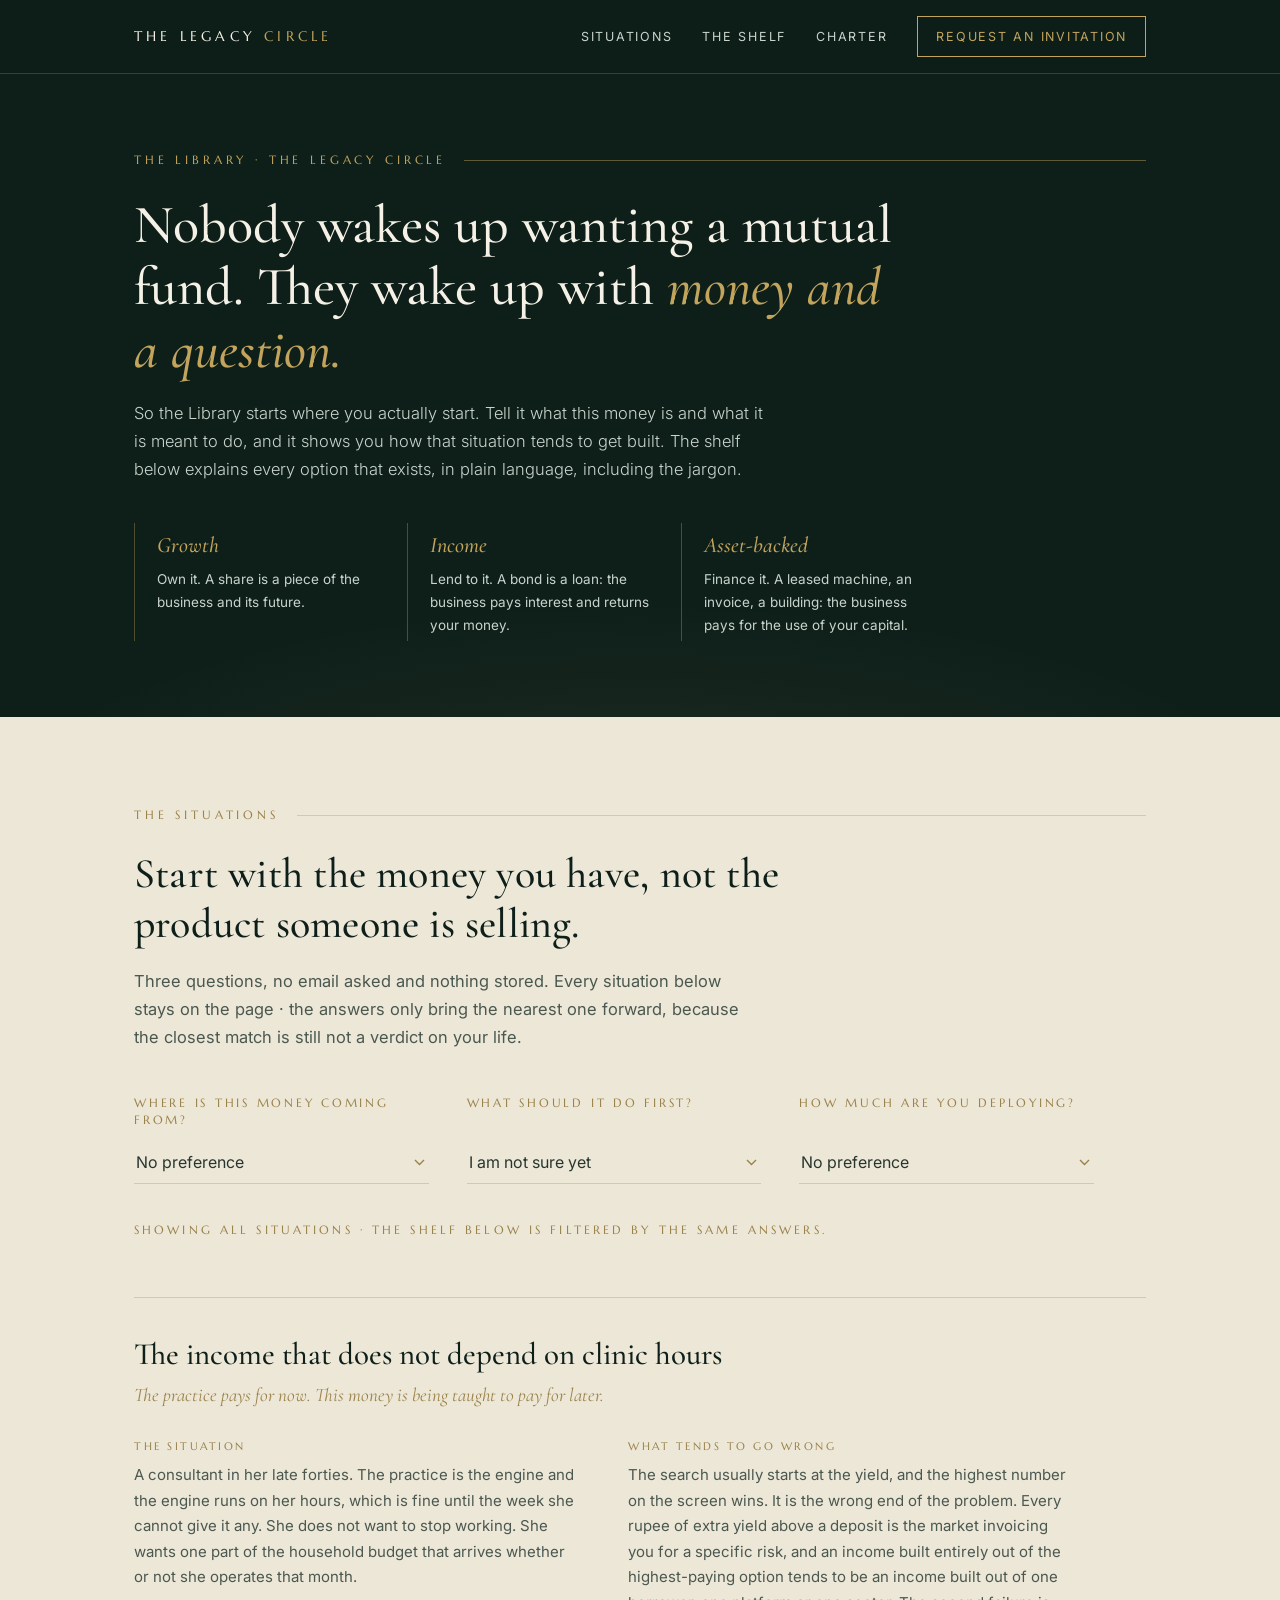
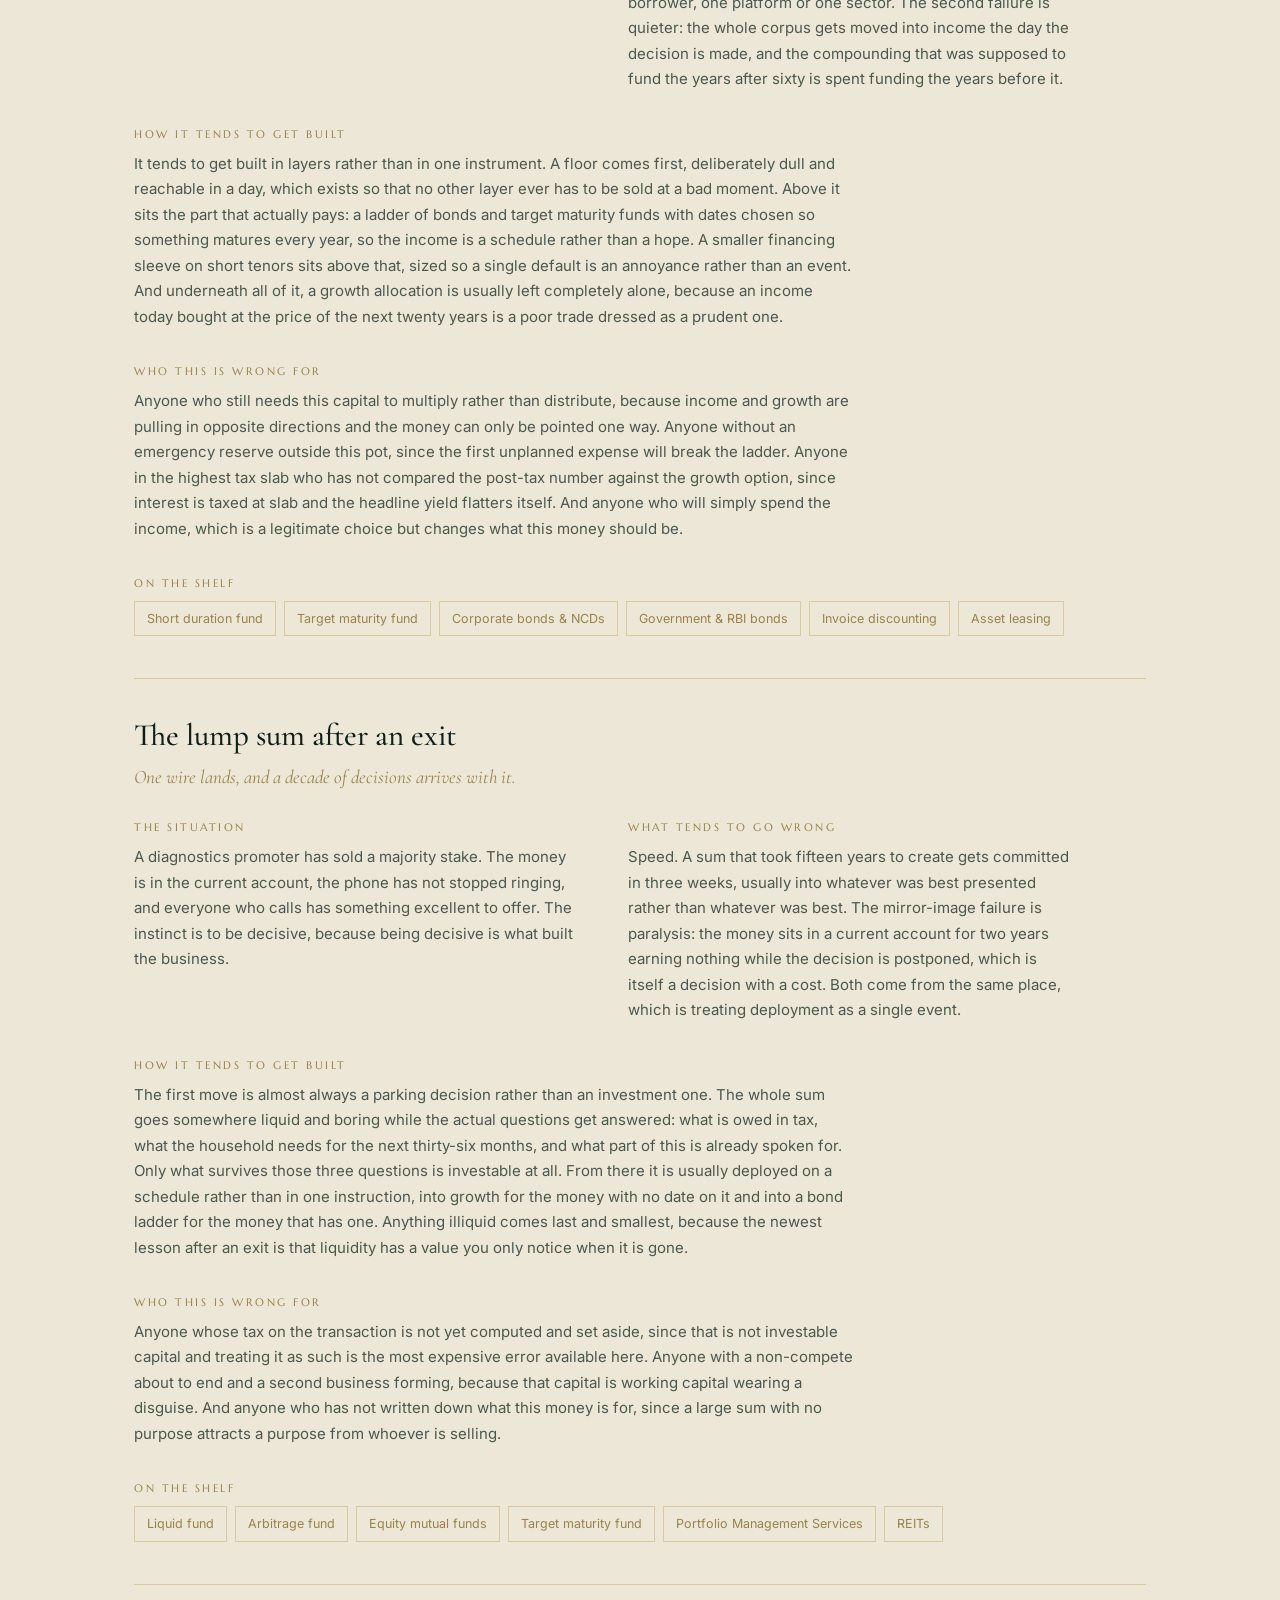
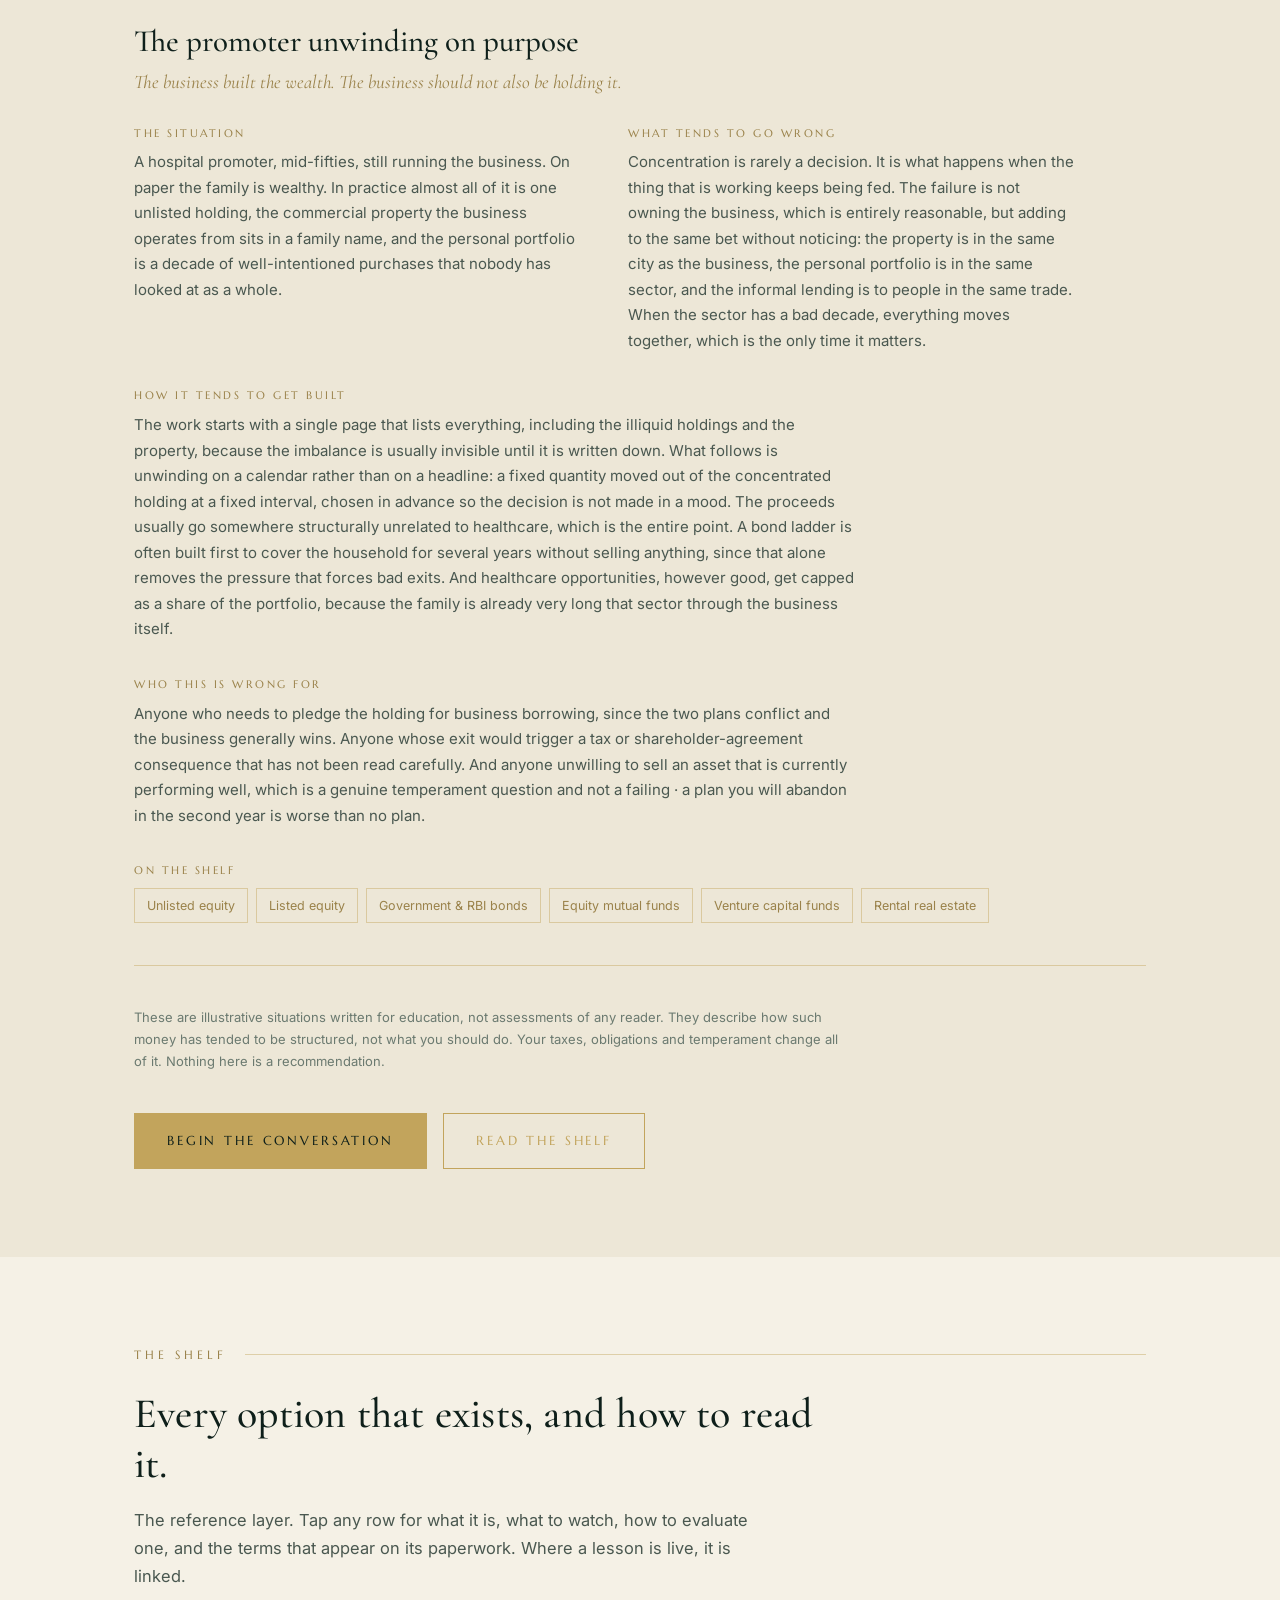
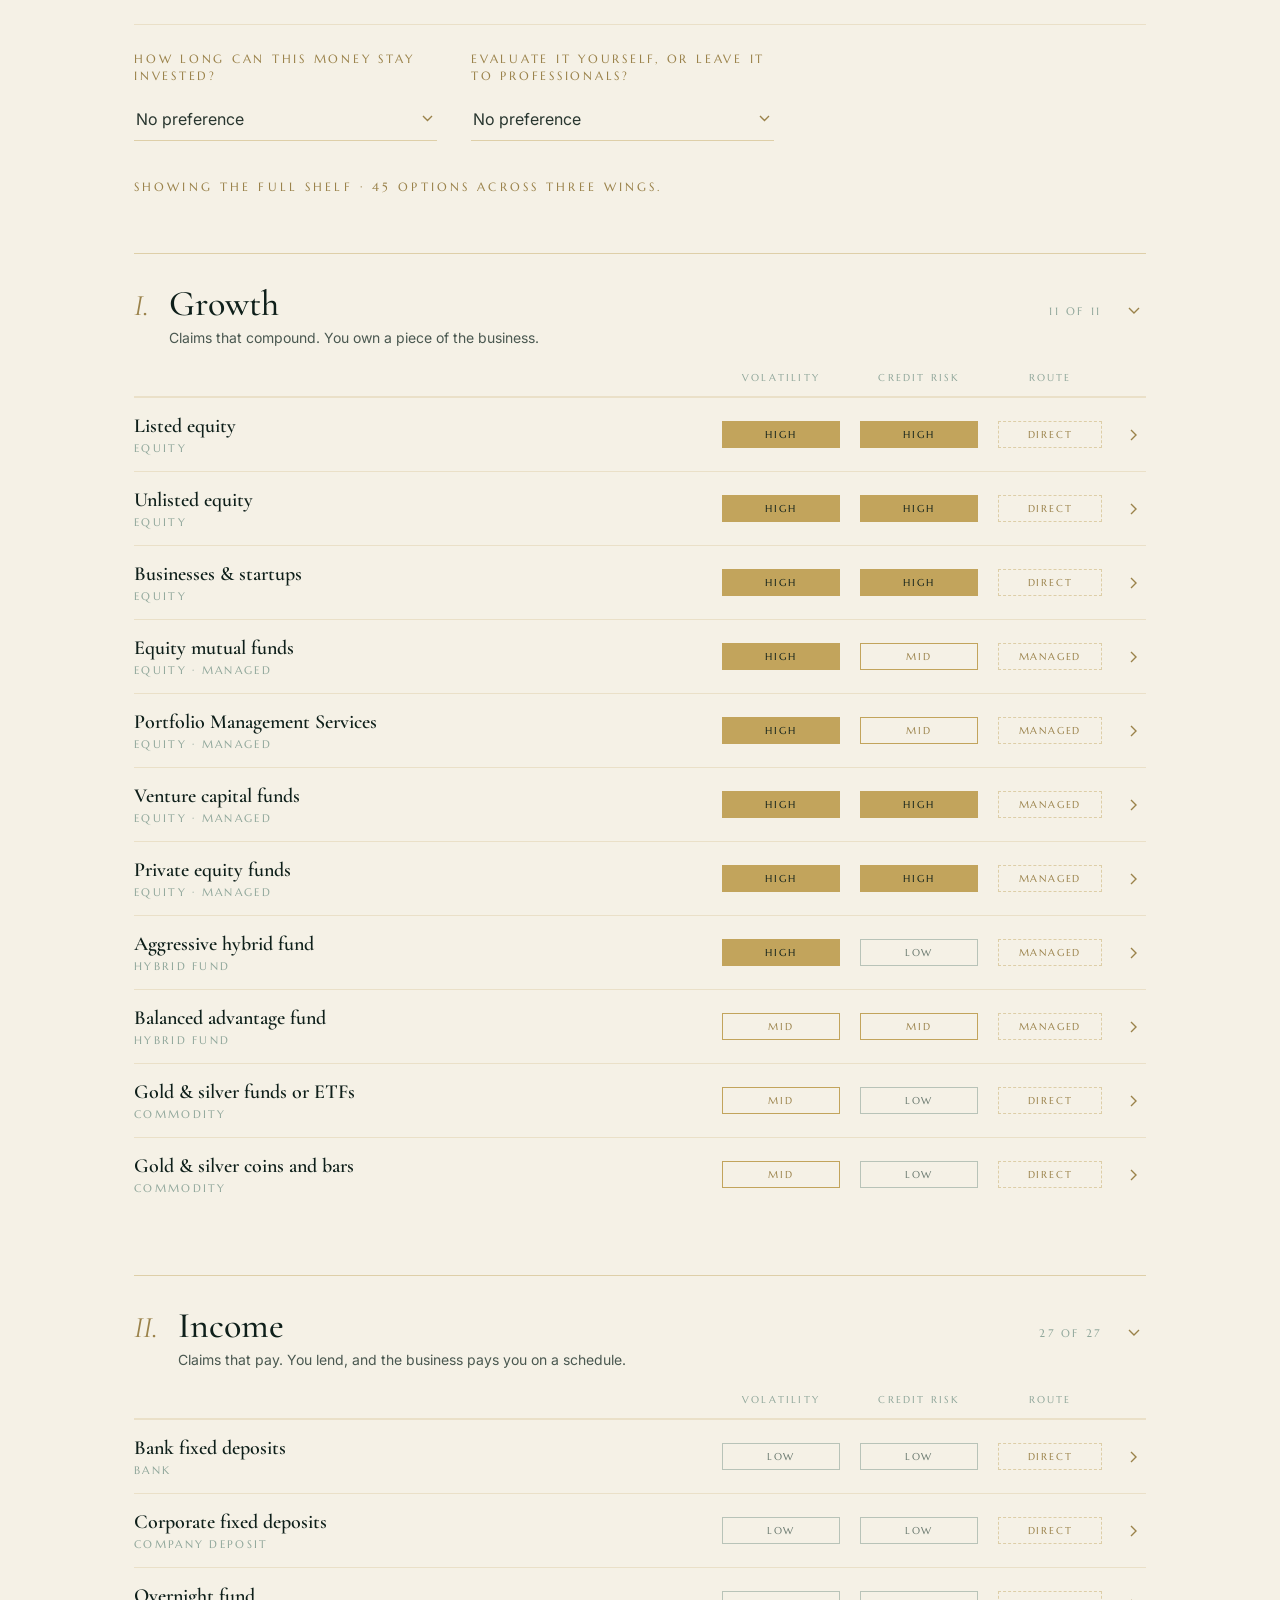
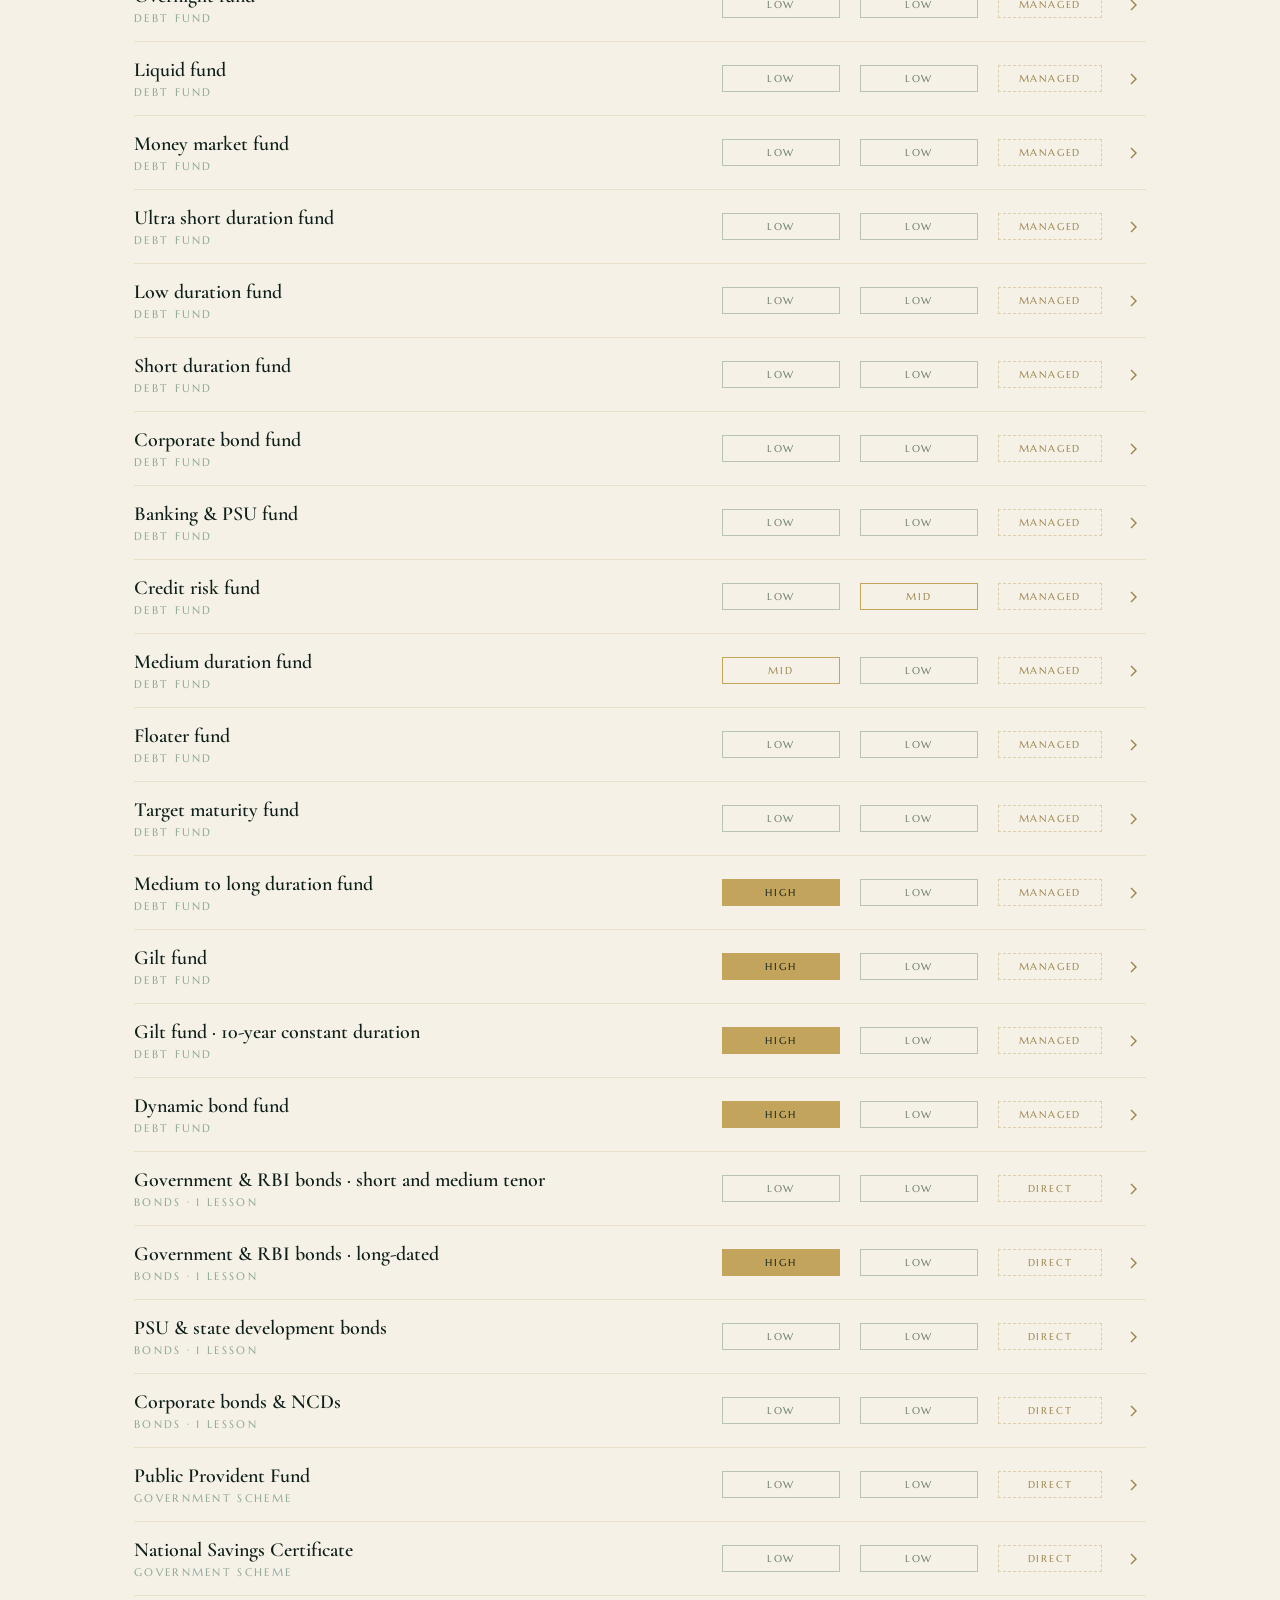
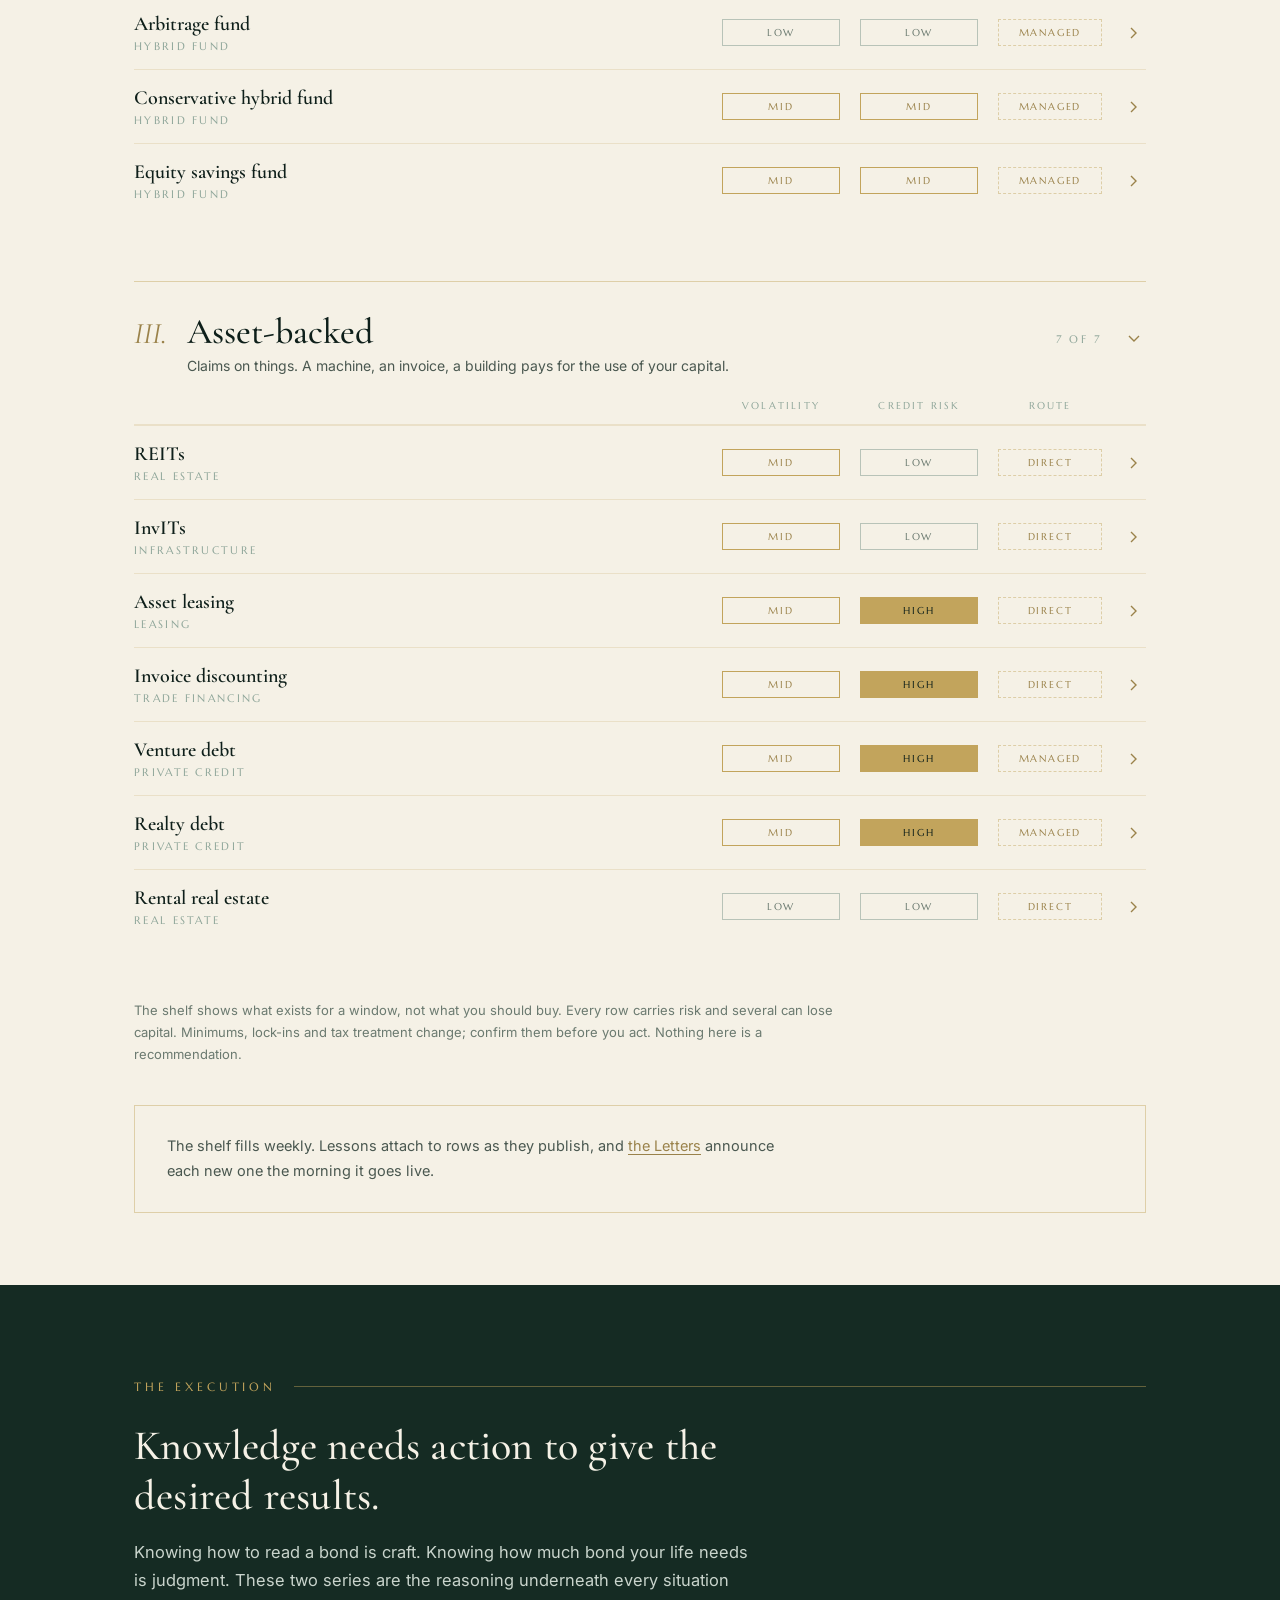
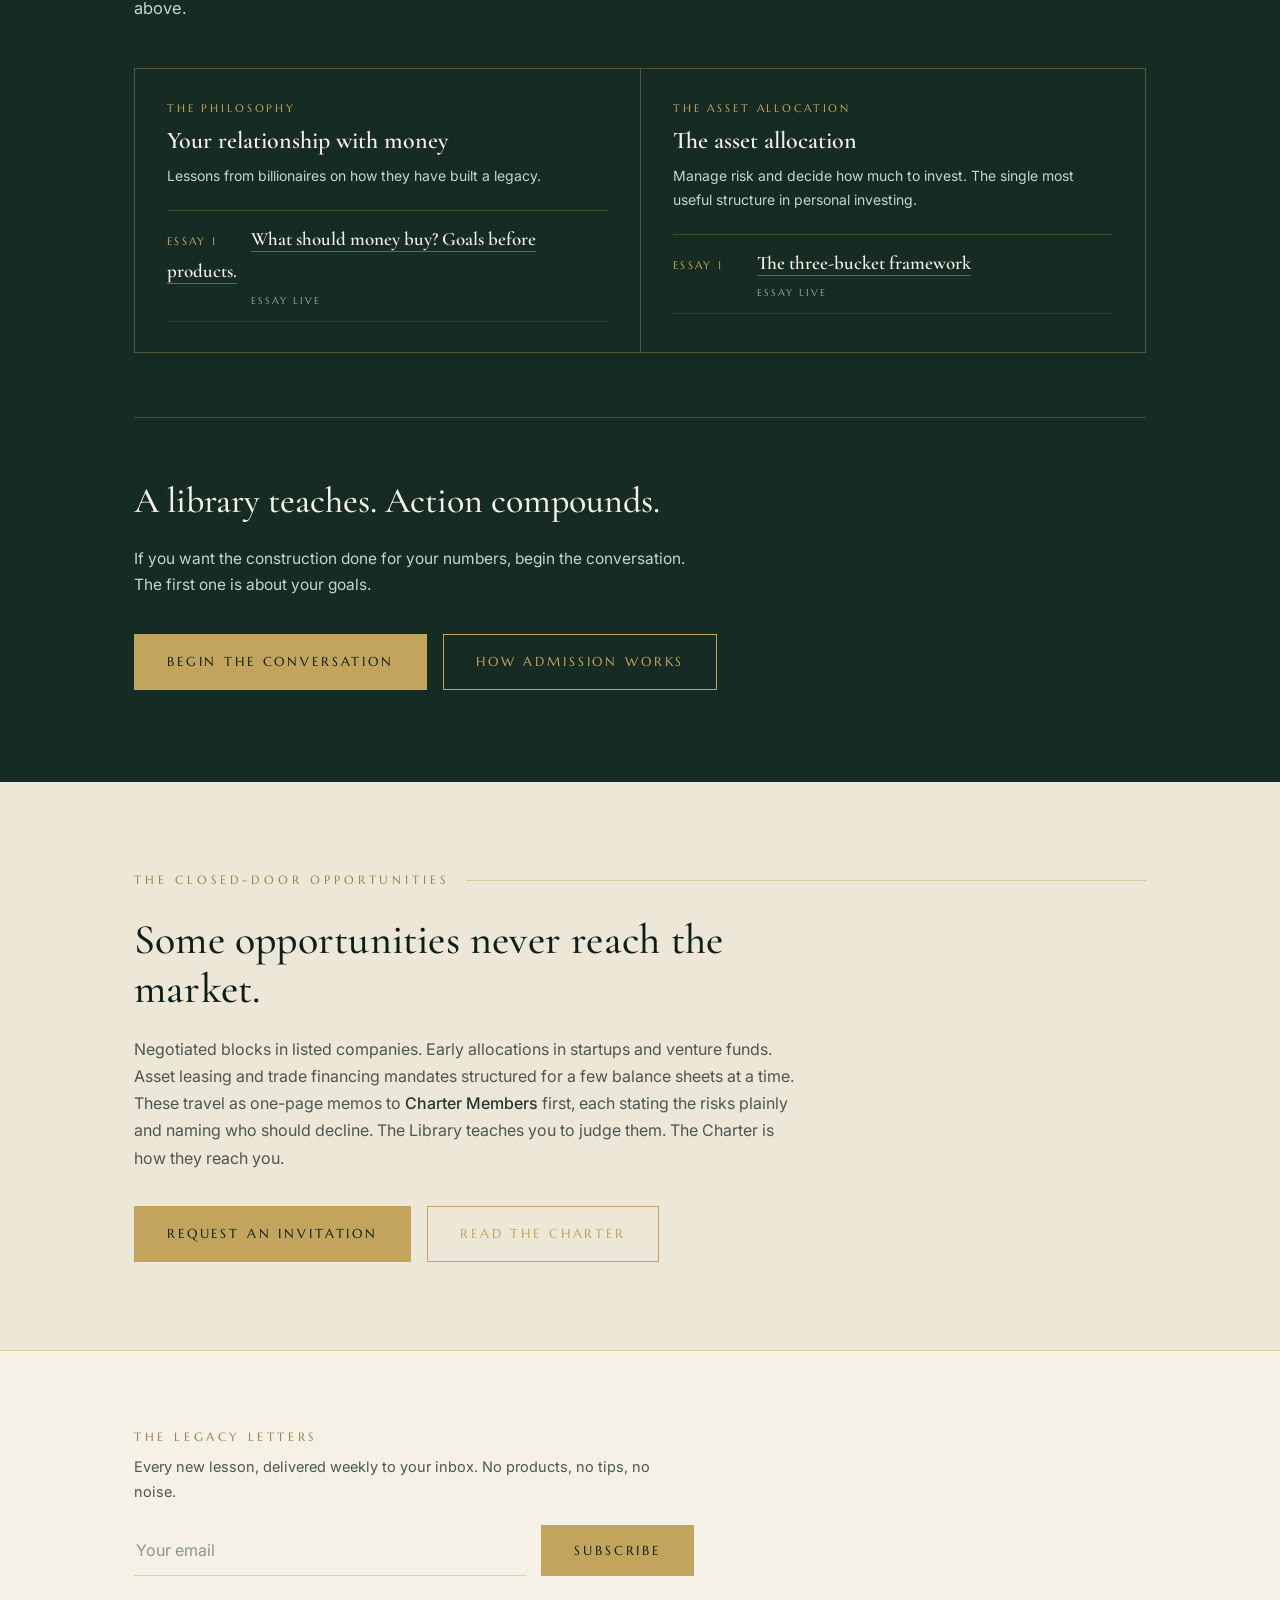
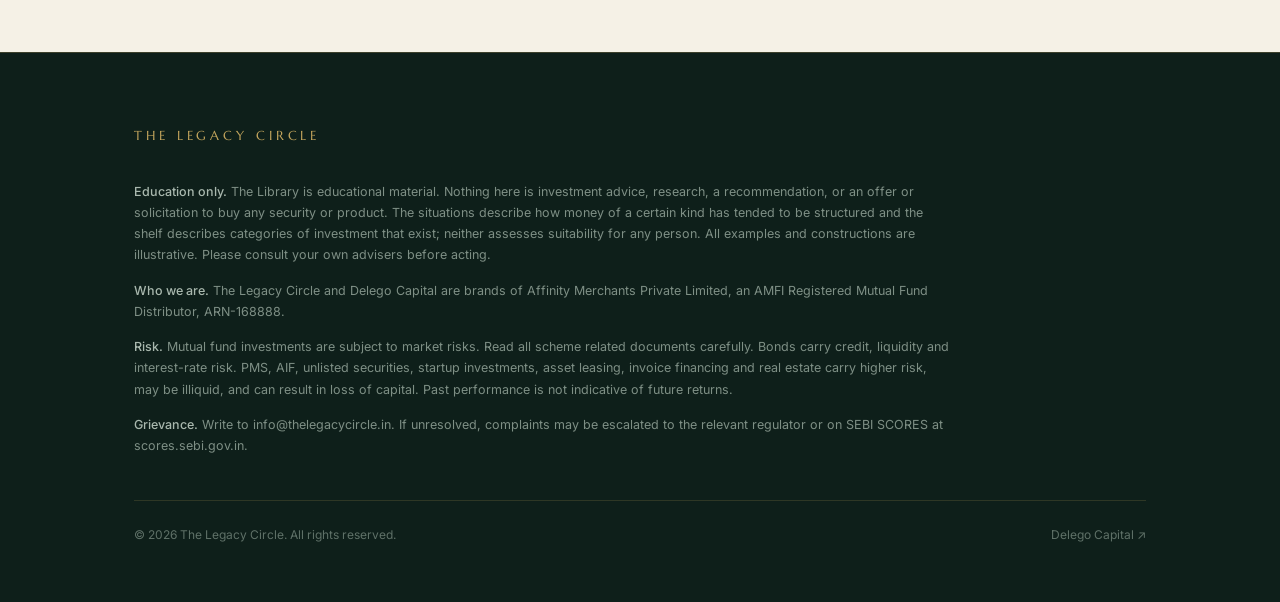
<file: library/index.html>
<!DOCTYPE html>
<html lang="en">
<head>
<meta charset="UTF-8">
<meta name="viewport" content="width=device-width, initial-scale=1.0">
<title>The Library · The Legacy Circle</title>
<meta name="description" content="Nobody wakes up wanting a mutual fund. Start with your situation, see how that money tends to get built, then read the shelf: every option that exists, what it means, how to evaluate it, in plain language.">
<link rel="icon" href="/favicon.svg" type="image/svg+xml">
<link rel="alternate icon" href="/favicon.ico" sizes="32x32">
<link rel="apple-touch-icon" href="/apple-touch-icon.png">
<meta name="theme-color" content="#0E1F1A">
<link rel="preconnect" href="https://fonts.googleapis.com">
<link rel="preconnect" href="https://fonts.gstatic.com" crossorigin>
<link href="https://fonts.googleapis.com/css2?family=Marcellus&family=Cormorant+Garamond:ital,wght@0,400;0,500;0,600;1,400&family=Inter:wght@300;400;500;600&display=swap" rel="stylesheet">
<style>
/* ============================================================
   The Legacy Circle · The Library (single page, v4)
   The Situations · The Shelf (45 options) · The Execution · Closed-door
   ============================================================ */
:root{
  --ink:#0E1F1A;
  --theatre:#152B23;
  --ivory:#F5F1E6;
  --ivory-2:#EDE7D7;
  --brass:#C2A45C;
  --brass-dim:#9A824A;
  --body-dark:#28362F;
  --body-light:#C9D4CC;
  --sage:#8FA69A;
  --rule:rgba(194,164,92,.45);
  --rule-soft:rgba(194,164,92,.22);
  --maxw:1060px;
}
*{margin:0;padding:0;box-sizing:border-box}
html{scroll-behavior:smooth}
body{
  font-family:'Inter',-apple-system,BlinkMacSystemFont,'Segoe UI',sans-serif;
  background:var(--ivory);color:var(--body-dark);
  font-weight:400;line-height:1.7;-webkit-font-smoothing:antialiased;
}
::selection{background:var(--brass);color:var(--ink)}
a{color:inherit}

.wrap{max-width:var(--maxw);margin:0 auto;padding:0 24px}

.btn{
  display:inline-block;font-family:'Marcellus',serif;
  font-size:13px;letter-spacing:.22em;text-transform:uppercase;
  padding:16px 32px;border:1px solid var(--brass);
  color:var(--brass);text-decoration:none;background:transparent;
  cursor:pointer;transition:background .25s ease,color .25s ease;
}
.btn:hover{background:var(--brass);color:var(--ink)}
.btn.solid{background:var(--brass);color:var(--ink)}
.btn.solid:hover{background:#D3B76E}
.btn:focus-visible{outline:2px solid var(--brass);outline-offset:3px}

.reveal{opacity:0;transform:translateY(14px);transition:opacity .7s ease,transform .7s ease}
.reveal.in{opacity:1;transform:none}
@media (prefers-reduced-motion:reduce){
  .reveal{opacity:1;transform:none;transition:none}
  html{scroll-behavior:auto}
}
.hid{display:none!important}

.eyebrow{
  font-family:'Marcellus',serif;font-size:12px;letter-spacing:.32em;
  text-transform:uppercase;color:var(--brass-dim);
  display:flex;align-items:center;gap:18px;margin-bottom:24px;
}
.eyebrow::after{content:"";flex:1;height:1px;background:var(--rule)}
.on-green .eyebrow{color:var(--brass)}
h2{
  font-family:'Cormorant Garamond',serif;font-weight:500;
  font-size:clamp(28px,4.2vw,42px);line-height:1.18;
  color:var(--ink);max-width:700px;letter-spacing:.005em;
}
.on-green h2{color:var(--ivory)}
.lede{max-width:620px;margin-top:18px;font-size:16.5px;color:#4A5850}
.on-green .lede{color:var(--body-light)}

/* ---------- nav ---------- */
nav{
  position:fixed;top:0;left:0;right:0;z-index:50;
  background:rgba(14,31,26,.92);backdrop-filter:blur(10px);
  border-bottom:1px solid rgba(194,164,92,.25);
}
.nav-in{max-width:var(--maxw);margin:0 auto;padding:16px 24px;
  display:flex;align-items:center;justify-content:space-between}
.wordmark{
  font-family:'Marcellus',serif;color:var(--ivory);
  font-size:14px;letter-spacing:.3em;text-transform:uppercase;text-decoration:none;
}
.wordmark span{color:var(--brass)}
.nav-links{display:flex;gap:30px;align-items:center}
.nav-links a{
  font-size:12.5px;letter-spacing:.14em;text-transform:uppercase;
  color:var(--body-light);text-decoration:none;transition:color .2s;
}
.nav-links a:hover{color:var(--brass)}
.nav-links a.here{color:var(--brass)}
.nav-cta{border:1px solid var(--brass);color:var(--brass)!important;padding:9px 18px}
.nav-cta:hover{background:var(--brass);color:var(--ink)!important}
@media(max-width:860px){.nav-links a:not(.nav-cta){display:none}}

/* ---------- masthead ---------- */
.masthead{
  background:var(--ink);color:var(--ivory);
  padding:150px 0 76px;position:relative;overflow:hidden;
}
.masthead::before{
  content:"";position:absolute;inset:0;
  background:radial-gradient(ellipse 90% 60% at 50% 120%,rgba(194,164,92,.10),transparent 60%);
  pointer-events:none;
}
.masthead .eyebrow{color:var(--brass)}
.masthead h1{
  font-family:'Cormorant Garamond',serif;font-weight:500;
  font-size:clamp(34px,5.2vw,54px);line-height:1.15;max-width:780px;
}
.masthead h1 em{font-style:italic;color:var(--brass)}
.masthead .lede{max-width:640px;color:var(--body-light);font-weight:300}
.claims{
  margin-top:40px;display:grid;grid-template-columns:repeat(3,1fr);gap:0;max-width:820px;
}
.claim{border-left:1px solid rgba(194,164,92,.35);padding:4px 26px 4px 22px}
.claim b{
  font-family:'Cormorant Garamond',serif;font-style:italic;font-weight:500;
  font-size:22px;color:var(--brass);display:block;margin-bottom:4px;
}
.claim p{font-size:13.5px;color:var(--body-light)}
@media(max-width:760px){.claims{grid-template-columns:1fr;row-gap:22px}}

/* ---------- shared question fields ---------- */
.cal-grid{
  margin-top:44px;display:grid;grid-template-columns:repeat(3,1fr);
  gap:38px;max-width:960px;align-items:end;
}
.cfield{display:flex;flex-direction:column;height:100%}
.cfield label{
  display:block;font-family:'Marcellus',serif;font-size:11.5px;
  letter-spacing:.24em;text-transform:uppercase;color:var(--brass-dim);
  margin-bottom:12px;line-height:1.5;
}
.cfield select{
  width:100%;margin-top:auto;background:transparent;border:none;
  border-bottom:1px solid var(--rule);
  padding:11px 26px 11px 2px;font-family:'Inter',sans-serif;font-size:16px;
  color:var(--body-dark);border-radius:0;appearance:none;-webkit-appearance:none;
  background-image:url("data:image/svg+xml;utf8,<svg xmlns='http://www.w3.org/2000/svg' width='11' height='7' viewBox='0 0 11 7'><path d='M1 1l4.5 4.5L10 1' fill='none' stroke='%239A824A' stroke-width='1.4'/></svg>");
  background-repeat:no-repeat;background-position:right 4px center;cursor:pointer;
}
.cfield select:focus{outline:none;border-bottom-color:var(--brass)}
.cal-out{margin-top:36px;display:flex;align-items:baseline;gap:22px;flex-wrap:wrap}
.cal-line{
  font-family:'Marcellus',serif;font-size:12px;letter-spacing:.26em;
  text-transform:uppercase;color:var(--brass-dim);
}
.cal-reset{
  font-size:13px;color:#6B7A70;background:none;border:none;cursor:pointer;
  font-family:'Inter',sans-serif;text-decoration:underline;text-underline-offset:3px;padding:0;
}
.cal-reset:hover{color:var(--brass-dim)}
@media(max-width:760px){.cal-grid{grid-template-columns:1fr;gap:26px}.cfield select{margin-top:0}}

/* ---------- the situations ---------- */
.sit-band{background:var(--ivory-2);padding:88px 0}
.sits{margin-top:56px;display:flex;flex-direction:column;gap:0}
.sit{border-top:1px solid var(--rule);padding:38px 0 42px}
.sit:last-child{border-bottom:1px solid var(--rule)}
.sit-badge{
  display:none;font-family:'Marcellus',serif;font-size:10px;letter-spacing:.22em;
  text-transform:uppercase;color:var(--ink);background:var(--brass);
  padding:5px 11px;margin-bottom:18px;
}
.sit.match .sit-badge{display:inline-block}
.sit h3{
  font-family:'Cormorant Garamond',serif;font-weight:500;font-size:clamp(24px,3.2vw,31px);
  color:var(--ink);line-height:1.22;max-width:640px;
}
.sit-sub{
  font-family:'Cormorant Garamond',serif;font-style:italic;font-size:19px;
  color:var(--brass-dim);margin-top:6px;
}
.sit-body{margin-top:26px;display:grid;grid-template-columns:1fr 1fr;gap:34px 48px;max-width:940px}
.sit-block .k{
  font-family:'Marcellus',serif;font-size:10.5px;letter-spacing:.24em;
  text-transform:uppercase;color:var(--brass-dim);display:block;margin-bottom:7px;
}
.sit-block p{font-size:15px;color:#4A5850;max-width:460px}
.sit-block.wide{grid-column:1/-1}
.sit-block.wide p{max-width:720px}
.sit-rows{margin-top:8px;display:flex;flex-wrap:wrap;gap:8px}
.sit-rows a{
  font-family:'Inter',sans-serif;font-size:12.5px;color:var(--brass-dim);
  text-decoration:none;border:1px solid var(--rule);padding:6px 12px;
  transition:background .2s ease,color .2s ease;
}
.sit-rows a:hover{background:var(--brass);color:var(--ink);border-color:var(--brass)}
.sit-rows a:focus-visible{outline:2px solid var(--brass);outline-offset:2px}
@media(max-width:760px){.sit-body{grid-template-columns:1fr;gap:26px}}
.sit-disc{margin-top:40px;font-size:13px;color:#6B7A70;max-width:720px}
.sit-cta{margin-top:40px;display:flex;gap:16px;flex-wrap:wrap}

/* ---------- the shelf ---------- */
.shelf{padding:88px 0 72px}
.shelf-filters{
  margin-top:34px;padding:26px 0 4px;border-top:1px solid var(--rule-soft);
}
.shelf-filters .cal-grid{margin-top:0;grid-template-columns:1fr 1fr;max-width:640px;gap:34px}
.wing{margin-top:52px;border-top:1px solid var(--rule)}
.wing-head{
  width:100%;background:none;border:none;cursor:pointer;text-align:left;
  display:grid;grid-template-columns:auto 1fr auto 24px;gap:20px;align-items:baseline;
  padding:30px 0 24px;font-family:inherit;color:inherit;
}
.wing-head:focus-visible{outline:2px solid var(--brass);outline-offset:4px}
.wing-roman{font-family:'Cormorant Garamond',serif;font-style:italic;font-size:30px;color:var(--brass-dim);line-height:1}
.wing-title{
  font-family:'Cormorant Garamond',serif;font-weight:500;
  font-size:clamp(26px,3.6vw,36px);color:var(--ink);line-height:1.1;
}
.wing-title small{
  display:block;font-family:'Inter',sans-serif;font-size:14px;color:#4A5850;
  margin-top:6px;font-weight:400;
}
.wing-count{
  font-family:'Marcellus',serif;font-size:11px;letter-spacing:.24em;
  text-transform:uppercase;color:var(--sage);white-space:nowrap;
}
.chev{
  width:24px;height:24px;display:flex;align-items:center;justify-content:center;
  color:var(--brass-dim);transition:transform .25s ease;
}
.wing[data-open="false"] .chev{transform:rotate(-90deg)}
.wing[data-open="false"] .rows{display:none}
.rows{padding-bottom:12px}
.row{border-top:1px solid var(--rule-soft)}
.row:first-child{border-top:none}
.cols{
  display:grid;grid-template-columns:1fr 118px 118px 104px 24px;gap:20px;
  align-items:end;padding:0 0 10px;border-bottom:1px solid var(--rule-soft);
}
.cols span{
  font-family:'Marcellus',serif;font-size:10px;letter-spacing:.22em;
  text-transform:uppercase;color:var(--sage);text-align:center;
}
.row-head{
  width:100%;background:none;border:none;cursor:pointer;text-align:left;
  display:grid;grid-template-columns:1fr 118px 118px 104px 24px;gap:20px;align-items:center;
  padding:16px 0;font-family:inherit;color:inherit;
}
.row-head:hover .r-name{color:var(--brass-dim)}
.row-head:focus-visible{outline:2px solid var(--brass);outline-offset:2px}
.r-name{
  font-family:'Cormorant Garamond',serif;font-weight:600;font-size:20px;
  color:var(--ink);line-height:1.25;transition:color .2s ease;
}
.r-group{
  display:block;font-family:'Marcellus',serif;font-size:10.5px;letter-spacing:.22em;
  text-transform:uppercase;color:var(--sage);margin-top:3px;
}
.r-cells{display:contents}
.cell{display:block}
.ck{display:none}
.pill{
  display:block;width:100%;text-align:center;
  font-family:'Marcellus',serif;font-size:10px;letter-spacing:.18em;text-transform:uppercase;
  padding:6px 8px;border:1px solid var(--rule);color:var(--brass-dim);white-space:nowrap;
}
.pill.low{border-color:rgba(143,166,154,.6);color:#6B7A70}
.pill.mid{border-color:var(--brass);color:var(--brass-dim)}
.pill.high{background:var(--brass);border-color:var(--brass);color:var(--ink)}
.pill.route{border-style:dashed}
.row .chev{transform:rotate(-90deg)}
.row[data-open="true"] .chev{transform:rotate(0)}
.row-body{display:none;padding:2px 0 28px;max-width:760px}
.row[data-open="true"] .row-body{display:block}
.rb-k{
  font-family:'Marcellus',serif;font-size:10.5px;letter-spacing:.24em;
  text-transform:uppercase;color:var(--brass-dim);display:block;margin-bottom:4px;
}
.row-body p{font-size:14.5px;color:#4A5850}
.row-body p + .rb-k,.rb-how + .rb-k,.rb-terms + .rb-k{margin-top:18px}
.rb-note{margin-top:14px;color:var(--brass-dim);font-style:italic;font-family:'Cormorant Garamond',serif;font-size:16px}
.rb-how{margin:4px 0 0;padding-left:0;list-style:none}
.rb-how li{
  font-size:14.5px;color:#4A5850;padding:7px 0 7px 24px;position:relative;
  border-bottom:1px solid var(--rule-soft);
}
.rb-how li:last-child{border-bottom:none}
.rb-how li::before{content:"·";color:var(--brass);position:absolute;left:6px;font-size:22px;line-height:1.1}
.rb-terms{margin-top:4px}
.rb-terms div{padding:7px 0;border-bottom:1px solid var(--rule-soft)}
.rb-terms div:last-child{border-bottom:none}
.rb-terms dt{
  font-family:'Cormorant Garamond',serif;font-weight:600;font-size:16.5px;
  color:var(--ink);display:inline;
}
.rb-terms dd{display:inline;font-size:14.5px;color:#4A5850;margin-left:8px}
.rl{margin-top:20px}
.rl ol{list-style:none;margin-top:4px;border-top:1px solid var(--rule-soft)}
.rl li{padding:11px 0;border-bottom:1px solid var(--rule-soft)}
.rl .ln{
  font-family:'Marcellus',serif;font-size:10.5px;letter-spacing:.22em;
  text-transform:uppercase;color:var(--brass-dim);display:inline-block;min-width:92px;
}
.rl a{
  font-family:'Cormorant Garamond',serif;font-weight:600;font-size:18.5px;
  color:var(--ink);text-decoration:none;border-bottom:1px solid var(--brass);
  padding-bottom:1px;transition:color .2s ease;
}
.rl a:hover{color:var(--brass-dim)}
.rl .lm{
  display:block;font-family:'Marcellus',serif;font-size:10px;
  letter-spacing:.2em;text-transform:uppercase;color:var(--sage);margin-top:5px;padding-left:92px;
}
.wing-empty{padding:8px 0 28px;color:#6B7A70;font-style:italic;font-family:'Cormorant Garamond',serif;font-size:17px}
@media(max-width:700px){
  .wing-head{grid-template-columns:auto 1fr 24px}
  .wing-count{grid-column:2;justify-self:start;margin-top:2px}
  .cols{display:none}
  .row-head{grid-template-columns:1fr 24px;row-gap:12px}
  .r-cells{display:grid;grid-column:1/-1;grid-template-columns:repeat(3,1fr);gap:10px}
  .ck{display:block;font-family:'Marcellus',serif;font-size:9.5px;letter-spacing:.2em;text-transform:uppercase;color:var(--sage);margin-bottom:5px;text-align:center}
  .rl .lm{padding-left:0}
}
.shelf-disc{margin-top:44px;font-size:13px;color:#6B7A70;max-width:720px}
.shelf-note{margin-top:40px}
.shelf-note-in{
  border:1px solid var(--rule);padding:28px 32px;
  display:flex;justify-content:space-between;align-items:baseline;gap:24px;flex-wrap:wrap;
}
.shelf-note-in p{font-size:14.5px;color:#4A5850;max-width:640px}
.shelf-note-in a{color:var(--brass-dim);text-decoration:underline;text-underline-offset:3px}

/* ---------- the execution ---------- */
.plan-band{background:var(--theatre);padding:92px 0}
.series-grid{
  margin-top:46px;display:grid;grid-template-columns:1fr 1fr;gap:0;
  border:1px solid rgba(194,164,92,.35);
}
.series{padding:30px 32px;border-left:1px solid rgba(194,164,92,.35)}
.series:first-child{border-left:none}
.series .r-k{
  font-family:'Marcellus',serif;font-size:11px;letter-spacing:.26em;
  text-transform:uppercase;color:var(--brass);display:block;margin-bottom:8px;
}
.series h4{
  font-family:'Cormorant Garamond',serif;font-weight:600;font-size:24px;
  color:var(--ivory);line-height:1.25;
}
.series > p{margin-top:8px;font-size:14px;color:var(--body-light);max-width:440px}
.essays{list-style:none;margin-top:22px;border-top:1px solid rgba(194,164,92,.25)}
.essays li{padding:12px 0;border-bottom:1px solid rgba(194,164,92,.16)}
.essays .ln{
  font-family:'Marcellus',serif;font-size:10.5px;letter-spacing:.22em;
  text-transform:uppercase;color:var(--brass);display:inline-block;min-width:84px;
}
.essays a{
  font-family:'Cormorant Garamond',serif;font-weight:600;font-size:19px;
  color:var(--ivory);text-decoration:none;border-bottom:1px solid rgba(194,164,92,.5);
  padding-bottom:1px;transition:color .2s ease;
}
.essays a:hover{color:var(--brass)}
.essays .lm{
  display:block;font-family:'Marcellus',serif;font-size:10px;
  letter-spacing:.2em;text-transform:uppercase;color:var(--sage);margin-top:5px;padding-left:84px;
}
.series-empty{margin-top:22px;font-family:'Cormorant Garamond',serif;font-style:italic;font-size:16px;color:var(--sage)}
@media(max-width:860px){.series-grid{grid-template-columns:1fr}.series{border-left:none;border-top:1px solid rgba(194,164,92,.35)}.series:first-child{border-top:none}.essays .lm{padding-left:0}}

.plan-close{margin-top:64px;border-top:1px solid rgba(194,164,92,.25);padding-top:52px}
.plan-close h3{
  font-family:'Cormorant Garamond',serif;font-weight:500;
  font-size:clamp(26px,3.6vw,36px);color:var(--ivory);max-width:620px;
}
.plan-close p{margin-top:14px;font-size:15.5px;color:var(--body-light);max-width:560px}
.ctas{margin-top:36px;display:flex;gap:16px;flex-wrap:wrap}

/* ---------- closed-door opportunities ---------- */
.charter-band{background:var(--ivory-2);padding:88px 0}
.charter-band p.body{margin-top:22px;max-width:660px;font-size:16px;color:#4A5850}
.charter-band p.body b{color:var(--body-dark);font-weight:500}

/* ---------- letters strip ---------- */
.sub-strip{padding:76px 0;border-top:1px solid var(--rule)}
.sub-title{
  font-family:'Marcellus',serif;font-size:12px;letter-spacing:.3em;
  text-transform:uppercase;color:var(--brass-dim);margin-bottom:8px;
}
.sub-copy{font-size:14.5px;color:#4A5850;margin-bottom:20px;max-width:560px}
.sub-row{display:flex;gap:14px;flex-wrap:wrap;max-width:560px}
.sub-row input{
  flex:1;min-width:220px;background:transparent;border:none;
  border-bottom:1px solid var(--rule);padding:13px 2px;
  font-family:'Inter',sans-serif;font-size:16px;color:var(--body-dark);border-radius:0;
}
.sub-row input::placeholder{color:#8A968E}
.sub-row input:focus{outline:none;border-bottom-color:var(--brass)}
.sub-msg{margin-top:16px;font-size:14px;color:var(--brass-dim)}
.err{border-bottom-color:#C96A5A!important}

/* ---------- footer ---------- */
footer{background:var(--ink);padding:72px 0 56px;border-top:1px solid rgba(194,164,92,.25)}
.foot-mark{
  font-family:'Marcellus',serif;font-size:13px;letter-spacing:.3em;
  text-transform:uppercase;color:var(--brass);margin-bottom:34px;
}
.compliance p{font-size:12.5px;color:#7E8F85;line-height:1.7;max-width:820px;margin-bottom:14px}
.compliance b{color:#A9B8AE;font-weight:500}
.foot-line{
  margin-top:44px;padding-top:24px;border-top:1px solid rgba(194,164,92,.18);
  display:flex;justify-content:space-between;flex-wrap:wrap;gap:12px;
  font-size:12px;color:#5F7168;
}
.foot-line a{color:inherit;text-decoration:none}
</style>
<noscript><style>.reveal{opacity:1 !important;transform:none !important}</style></noscript>
</head>
<body>

<nav>
  <div class="nav-in">
    <a class="wordmark" href="/">The Legacy <span>Circle</span></a>
    <div class="nav-links">
      <a href="#situations">Situations</a>
      <a href="#shelf">The Shelf</a>
      <a href="/#charter">Charter</a>
      <a class="nav-cta" href="/#invitation">Request an invitation</a>
    </div>
  </div>
</nav>

<!-- ================= MASTHEAD ================= -->
<header class="masthead">
  <div class="wrap">
    <div class="eyebrow reveal">The Library · The Legacy Circle</div>
    <h1 class="reveal">Nobody wakes up wanting a mutual fund. They wake up with <em>money and a question.</em></h1>
    <p class="lede reveal">So the Library starts where you actually start. Tell it what this money is and what it is meant to do, and it shows you how that situation tends to get built. The shelf below explains every option that exists, in plain language, including the jargon.</p>
    <div class="claims reveal">
      <div class="claim">
        <b>Growth</b>
        <p>Own it. A share is a piece of the business and its future.</p>
      </div>
      <div class="claim">
        <b>Income</b>
        <p>Lend to it. A bond is a loan: the business pays interest and returns your money.</p>
      </div>
      <div class="claim">
        <b>Asset-backed</b>
        <p>Finance it. A leased machine, an invoice, a building: the business pays for the use of your capital.</p>
      </div>
    </div>
  </div>
</header>

<!-- ================= THE SITUATIONS ================= -->
<section class="sit-band" id="situations">
  <div class="wrap">
    <div class="eyebrow reveal">The Situations</div>
    <h2 class="reveal">Start with the money you have, not the product someone is selling.</h2>
    <p class="lede reveal">Three questions, no email asked and nothing stored. Every situation below stays on the page · the answers only bring the nearest one forward, because the closest match is still not a verdict on your life.</p>

    <div class="cal-grid reveal">
      <div class="cfield">
        <label for="q-source">Where is this money coming from?</label>
        <select id="q-source">
          <option value="" selected>No preference</option>
          <option value="practice">Surplus from a practice or salary</option>
          <option value="exit">A business sale or one large event</option>
          <option value="portfolio">A portfolio I want restructured</option>
          <option value="idle">Money that has been sitting idle</option>
        </select>
      </div>
      <div class="cfield">
        <label for="q-purpose">What should it do first?</label>
        <select id="q-purpose">
          <option value="" selected>I am not sure yet</option>
          <option value="income">Pay me an income</option>
          <option value="grow">Grow, untouched</option>
          <option value="safe">Stay safe and available</option>
        </select>
      </div>
      <div class="cfield">
        <label for="q-corpus">How much are you deploying?</label>
        <select id="q-corpus">
          <option value="" selected>No preference</option>
          <option value="lt50">Less than ₹50 lakh</option>
          <option value="m50">₹50 lakh to ₹2 crore</option>
          <option value="gt2">More than ₹2 crore</option>
        </select>
      </div>
    </div>

    <div class="cal-out reveal">
      <span class="cal-line" id="sit-line" aria-live="polite">Showing all situations · the shelf below is filtered by the same answers.</span>
      <button class="cal-reset hid" id="sit-reset" type="button">Reset</button>
    </div>

    <div class="sits reveal" id="sits"></div>

    <p class="sit-disc reveal">These are illustrative situations written for education, not assessments of any reader. They describe how such money has tended to be structured, not what you should do. Your taxes, obligations and temperament change all of it. Nothing here is a recommendation.</p>

    <div class="sit-cta reveal">
      <a class="btn solid" href="/#invitation">Begin the conversation</a>
      <a class="btn" href="#shelf">Read the shelf</a>
    </div>
  </div>
</section>

<!-- ================= THE SHELF ================= -->
<section class="shelf" id="shelf">
  <div class="wrap">
    <div class="eyebrow reveal">The Shelf</div>
    <h2 class="reveal">Every option that exists, and how to read it.</h2>
    <p class="lede reveal">The reference layer. Tap any row for what it is, what to watch, how to evaluate one, and the terms that appear on its paperwork. Where a lesson is live, it is linked.</p>

    <div class="shelf-filters reveal">
      <div class="cal-grid">
        <div class="cfield">
          <label for="q-time">How long can this money stay invested?</label>
          <select id="q-time">
            <option value="" selected>No preference</option>
            <option value="lt1">Less than 1 year</option>
            <option value="y13">1 to 3 years</option>
            <option value="y37">3 to 7 years</option>
            <option value="gt7">More than 7 years</option>
          </select>
        </div>
        <div class="cfield">
          <label for="q-route">Evaluate it yourself, or leave it to professionals?</label>
          <select id="q-route">
            <option value="" selected>No preference</option>
            <option value="direct">I evaluate myself</option>
            <option value="managed">I leave it to professionals</option>
          </select>
        </div>
      </div>
      <div class="cal-out">
        <span class="cal-line" id="cal-line" aria-live="polite">Showing the full shelf · 45 options across three wings.</span>
        <button class="cal-reset hid" id="cal-reset" type="button">Reset the shelf</button>
      </div>
    </div>

    <div id="shelf-root" class="reveal">
      <noscript><p class="wing-empty">The shelf needs JavaScript to rearrange itself. Please enable it to browse the options.</p></noscript>
    </div>

    <p class="shelf-disc reveal">The shelf shows what exists for a window, not what you should buy. Every row carries risk and several can lose capital. Minimums, lock-ins and tax treatment change; confirm them before you act. Nothing here is a recommendation.</p>

    <div class="shelf-note reveal">
      <div class="shelf-note-in">
        <p>The shelf fills weekly. Lessons attach to rows as they publish, and <a href="#letters">the Letters</a> announce each new one the morning it goes live.</p>
      </div>
    </div>
  </div>
</section>

<!-- ================= THE EXECUTION ================= -->
<section class="plan-band on-green" id="execution">
  <div class="wrap">
    <div class="eyebrow reveal">The Execution</div>
    <h2 class="reveal">Knowledge needs action to give the desired results.</h2>
    <p class="lede reveal">Knowing how to read a bond is craft. Knowing how much bond your life needs is judgment. These two series are the reasoning underneath every situation above.</p>

    <div class="series-grid reveal" id="series"></div>

    <div class="plan-close reveal">
      <h3>A library teaches. Action compounds.</h3>
      <p>If you want the construction done for your numbers, begin the conversation. The first one is about your goals.</p>
      <div class="ctas">
        <a class="btn solid" href="/#invitation">Begin the conversation</a>
        <a class="btn" href="/#admission">How admission works</a>
      </div>
    </div>
  </div>
</section>

<!-- ================= THE CLOSED-DOOR OPPORTUNITIES ================= -->
<section class="charter-band">
  <div class="wrap">
    <div class="eyebrow reveal">The Closed-Door Opportunities</div>
    <h2 class="reveal">Some opportunities never reach the market.</h2>
    <p class="body reveal">Negotiated blocks in listed companies. Early allocations in startups and venture funds. Asset leasing and trade financing mandates structured for a few balance sheets at a time. These travel as one-page memos to <b>Charter Members</b> first, each stating the risks plainly and naming who should decline. The Library teaches you to judge them. The Charter is how they reach you.</p>
    <div class="ctas reveal" style="margin-top:34px">
      <a class="btn solid" href="/#invitation">Request an invitation</a>
      <a class="btn" href="/#charter">Read the Charter</a>
    </div>
  </div>
</section>

<!-- ================= THE LETTERS ================= -->
<section class="sub-strip" id="letters">
  <div class="wrap">
    <p class="sub-title">The Legacy Letters</p>
    <p class="sub-copy">Every new lesson, delivered weekly to your inbox. No products, no tips, no noise.</p>
    <div class="sub-row" data-sub-form>
      <input type="email" placeholder="Your email" aria-label="Email for The Legacy Letters" autocomplete="email">
      <button class="btn solid" type="button">Subscribe</button>
    </div>
    <p class="sub-msg" hidden>Welcome to the Letters. Your first lesson reaches you this week.</p>
  </div>
</section>

<!-- ================= FOOTER ================= -->
<footer>
  <div class="wrap">
    <div class="foot-mark">The Legacy Circle</div>
    <div class="compliance">
      <p><b>Education only.</b> The Library is educational material. Nothing here is investment advice, research, a recommendation, or an offer or solicitation to buy any security or product. The situations describe how money of a certain kind has tended to be structured and the shelf describes categories of investment that exist; neither assesses suitability for any person. All examples and constructions are illustrative. Please consult your own advisers before acting.</p>
      <p><b>Who we are.</b> The Legacy Circle and Delego Capital are brands of Affinity Merchants Private Limited, an AMFI Registered Mutual Fund Distributor, ARN-168888.</p>
      <p><b>Risk.</b> Mutual fund investments are subject to market risks. Read all scheme related documents carefully. Bonds carry credit, liquidity and interest-rate risk. PMS, AIF, unlisted securities, startup investments, asset leasing, invoice financing and real estate carry higher risk, may be illiquid, and can result in loss of capital. Past performance is not indicative of future returns.</p>
      <p><b>Grievance.</b> Write to info@thelegacycircle.in. If unresolved, complaints may be escalated to the relevant regulator or on SEBI SCORES at scores.sebi.gov.in.</p>
    </div>
    <div class="foot-line">
      <span>© 2026 The Legacy Circle. All rights reserved.</span>
      <a href="https://delegocapital.com">Delego Capital ↗</a>
    </div>
  </div>
</footer>

<script src="/config.js"></script>
<script>
// The Legacy Circle · Library page script (v4)

// Scroll reveal (respects reduced motion)
(function(){
  const prefersReduced = !!(window.matchMedia && window.matchMedia('(prefers-reduced-motion: reduce)').matches);
  const els = document.querySelectorAll('.reveal');
  if (prefersReduced || !('IntersectionObserver' in window)) {
    els.forEach(e => e.classList.add('in'));
  } else {
    const io = new IntersectionObserver((entries) => {
      entries.forEach(en => { if (en.isIntersecting) { en.target.classList.add('in'); io.unobserve(en.target); } });
    }, { threshold: 0, rootMargin: '0px 0px -6% 0px' });
    els.forEach(e => io.observe(e));
  }
})();

const slug = str => String(str).toLowerCase().replace(/&/g,'and').replace(/[^a-z0-9]+/g,'-').replace(/^-+|-+$/g,'');
const esc = str => String(str).replace(/&/g,'&amp;').replace(/</g,'&lt;').replace(/>/g,'&gt;');
const CHEV = '<span class="chev" aria-hidden="true"><svg width="12" height="8" viewBox="0 0 12 8"><path d="M1 1l5 5 5-5" fill="none" stroke="currentColor" stroke-width="1.4"/></svg></span>';

/* ============================================================
   THE SITUATIONS · EDIT HERE
   One object per situation. Keys:
     id        stable anchor, e.g. /library/#situation-income
     title     the situation, named in the third person
     sub       one italic line underneath
     src       source answers it speaks to: practice | exit | portfolio | idle
     pur       purpose answers it speaks to: income | grow | safe
     cor       deployment bands it speaks to: lt50 | m50 | gt2
     story     the situation, two or three sentences
     wrong     what tends to go wrong
     build     how it tends to get built, in prose and ranges only
     decline   who this is wrong for  ·  never omit this field
     rows      shelf anchors it touches: [{label, href}]
   Nothing here selects, hides or scores a reader. The answers badge
   the nearest situation and reorder the list. Every situation stays visible.
   ============================================================ */
const SITUATIONS = [
  {
    id:'income',
    title:'The income that does not depend on clinic hours',
    sub:'The practice pays for now. This money is being taught to pay for later.',
    src:['practice','idle'], pur:['income'], cor:['lt50','m50','gt2'],
    story:'A consultant in her late forties. The practice is the engine and the engine runs on her hours, which is fine until the week she cannot give it any. She does not want to stop working. She wants one part of the household budget that arrives whether or not she operates that month.',
    wrong:'The search usually starts at the yield, and the highest number on the screen wins. It is the wrong end of the problem. Every rupee of extra yield above a deposit is the market invoicing you for a specific risk, and an income built entirely out of the highest-paying option tends to be an income built out of one borrower, one platform or one sector. The second failure is quieter: the whole corpus gets moved into income the day the decision is made, and the compounding that was supposed to fund the years after sixty is spent funding the years before it.',
    build:'It tends to get built in layers rather than in one instrument. A floor comes first, deliberately dull and reachable in a day, which exists so that no other layer ever has to be sold at a bad moment. Above it sits the part that actually pays: a ladder of bonds and target maturity funds with dates chosen so something matures every year, so the income is a schedule rather than a hope. A smaller financing sleeve on short tenors sits above that, sized so a single default is an annoyance rather than an event. And underneath all of it, a growth allocation is usually left completely alone, because an income today bought at the price of the next twenty years is a poor trade dressed as a prudent one.',
    decline:'Anyone who still needs this capital to multiply rather than distribute, because income and growth are pulling in opposite directions and the money can only be pointed one way. Anyone without an emergency reserve outside this pot, since the first unplanned expense will break the ladder. Anyone in the highest tax slab who has not compared the post-tax number against the growth option, since interest is taxed at slab and the headline yield flatters itself. And anyone who will simply spend the income, which is a legitimate choice but changes what this money should be.',
    rows:[
      {label:'Short duration fund', href:'#short-duration-fund'},
      {label:'Target maturity fund', href:'#target-maturity-fund'},
      {label:'Corporate bonds & NCDs', href:'#corporate-bonds-and-ncds'},
      {label:'Government & RBI bonds', href:'#government-and-rbi-bonds-short-and-medium-tenor'},
      {label:'Invoice discounting', href:'#invoice-discounting'},
      {label:'Asset leasing', href:'#asset-leasing'}
    ]
  },
  {
    id:'exit',
    title:'The lump sum after an exit',
    sub:'One wire lands, and a decade of decisions arrives with it.',
    src:['exit','idle'], pur:['grow','safe'], cor:['m50','gt2'],
    story:'A diagnostics promoter has sold a majority stake. The money is in the current account, the phone has not stopped ringing, and everyone who calls has something excellent to offer. The instinct is to be decisive, because being decisive is what built the business.',
    wrong:'Speed. A sum that took fifteen years to create gets committed in three weeks, usually into whatever was best presented rather than whatever was best. The mirror-image failure is paralysis: the money sits in a current account for two years earning nothing while the decision is postponed, which is itself a decision with a cost. Both come from the same place, which is treating deployment as a single event.',
    build:'The first move is almost always a parking decision rather than an investment one. The whole sum goes somewhere liquid and boring while the actual questions get answered: what is owed in tax, what the household needs for the next thirty-six months, and what part of this is already spoken for. Only what survives those three questions is investable at all. From there it is usually deployed on a schedule rather than in one instruction, into growth for the money with no date on it and into a bond ladder for the money that has one. Anything illiquid comes last and smallest, because the newest lesson after an exit is that liquidity has a value you only notice when it is gone.',
    decline:'Anyone whose tax on the transaction is not yet computed and set aside, since that is not investable capital and treating it as such is the most expensive error available here. Anyone with a non-compete about to end and a second business forming, because that capital is working capital wearing a disguise. And anyone who has not written down what this money is for, since a large sum with no purpose attracts a purpose from whoever is selling.',
    rows:[
      {label:'Liquid fund', href:'#liquid-fund'},
      {label:'Arbitrage fund', href:'#arbitrage-fund'},
      {label:'Equity mutual funds', href:'#equity-mutual-funds'},
      {label:'Target maturity fund', href:'#target-maturity-fund'},
      {label:'Portfolio Management Services', href:'#portfolio-management-services'},
      {label:'REITs', href:'#reits'}
    ]
  },
  {
    id:'concentrated',
    title:'The promoter unwinding on purpose',
    sub:'The business built the wealth. The business should not also be holding it.',
    src:['portfolio','exit'], pur:['grow'], cor:['gt2'],
    story:'A hospital promoter, mid-fifties, still running the business. On paper the family is wealthy. In practice almost all of it is one unlisted holding, the commercial property the business operates from sits in a family name, and the personal portfolio is a decade of well-intentioned purchases that nobody has looked at as a whole.',
    wrong:'Concentration is rarely a decision. It is what happens when the thing that is working keeps being fed. The failure is not owning the business, which is entirely reasonable, but adding to the same bet without noticing: the property is in the same city as the business, the personal portfolio is in the same sector, and the informal lending is to people in the same trade. When the sector has a bad decade, everything moves together, which is the only time it matters.',
    build:'The work starts with a single page that lists everything, including the illiquid holdings and the property, because the imbalance is usually invisible until it is written down. What follows is unwinding on a calendar rather than on a headline: a fixed quantity moved out of the concentrated holding at a fixed interval, chosen in advance so the decision is not made in a mood. The proceeds usually go somewhere structurally unrelated to healthcare, which is the entire point. A bond ladder is often built first to cover the household for several years without selling anything, since that alone removes the pressure that forces bad exits. And healthcare opportunities, however good, get capped as a share of the portfolio, because the family is already very long that sector through the business itself.',
    decline:'Anyone who needs to pledge the holding for business borrowing, since the two plans conflict and the business generally wins. Anyone whose exit would trigger a tax or shareholder-agreement consequence that has not been read carefully. And anyone unwilling to sell an asset that is currently performing well, which is a genuine temperament question and not a failing · a plan you will abandon in the second year is worse than no plan.',
    rows:[
      {label:'Unlisted equity', href:'#unlisted-equity'},
      {label:'Listed equity', href:'#listed-equity'},
      {label:'Government & RBI bonds', href:'#government-and-rbi-bonds-short-and-medium-tenor'},
      {label:'Equity mutual funds', href:'#equity-mutual-funds'},
      {label:'Venture capital funds', href:'#venture-capital-funds'},
      {label:'Rental real estate', href:'#rental-real-estate'}
    ]
  }
];

/* ============================================================
   SHARED EVALUATION CHECKS AND TERMS
   Reused across sibling rows. Edit once, applies everywhere.
   ============================================================ */
const EV_DEBTFUND = [
  'Open the portfolio, not the name. The category caps duration, never credit quality.',
  'Expense ratio against the category median. On a 7 percent return, one percent is a seventh of your outcome.',
  'The worst rolling twelve months in the fund\u2019s history, not the best.',
  'How much of the portfolio sits with the top five borrowers.'
];
const TM_DEBTFUND = [
  { t:'Duration', d:'sensitivity to interest rates. A duration of three means roughly a three percent fall in value if rates rise one percent.' },
  { t:'Expense ratio', d:'the annual fee, already deducted before the return you see is published.' },
  { t:'Exit load', d:'a penalty for leaving early, charged as a percentage of what you withdraw.' },
  { t:'Portfolio YTM', d:'what the holdings would earn if held to maturity, before costs. An indication, not a promise.' }
];
const EV_BOND = [
  'Name the borrower and check whether earnings comfortably cover the interest bill.',
  'The rating and its direction over two years, not just the letter today.',
  'Compare on yield to maturity and post-tax, never on the coupon.',
  'Secured or unsecured, and where you sit in the repayment queue.',
  'Whether the extra yield over a bank deposit can be explained by a named risk.'
];
const TM_BOND = [
  { t:'Coupon', d:'the interest rate printed on the bond, paid on its face value.' },
  { t:'Yield to maturity', d:'what you actually earn if you buy at today\u2019s price and hold to the end. The only honest comparison number.' },
  { t:'Security cover', d:'the value of pledged assets against the money borrowed. Cover of 1.5 times means assets worth one and a half times the debt.' },
  { t:'Seniority', d:'your place in the queue if the borrower fails. Senior lenders are paid before subordinated lenders.' },
  { t:'Call option', d:'the borrower\u2019s right to repay early, usually exercised when rates fall and you least want the money back.' }
];
const EV_EQFUND = [
  'Behaviour in the worst drawdown, not the best calendar year.',
  'Manager tenure. A ten-year record under three managers is three records.',
  'Expense ratio, and whether you are being sold the regular plan or the direct one.',
  'How far the actual holdings stray from the mandate the scheme states.'
];
const TM_EQFUND = [
  { t:'Drawdown', d:'the fall from a peak to the following trough. The number that tells you what holding it felt like.' },
  { t:'Expense ratio', d:'the annual fee, already deducted from the published return.' },
  { t:'Benchmark', d:'the index the scheme measures itself against. Beating the wrong benchmark is not an achievement.' },
  { t:'Direct and regular plans', d:'the same portfolio at two fee levels. Regular includes distributor commission; direct does not.' }
];
const EV_AIF = [
  'How the previous vintage actually exited, in cash returned rather than valuations marked.',
  'The full fee stack: management fee, hurdle rate and carry, read together.',
  'The drawdown schedule against your own cashflow. Capital is called when the manager wants it, not when you have it.',
  'How much of the manager\u2019s own money sits in the fund alongside yours.'
];
const TM_AIF = [
  { t:'Capital call', d:'the manager asking for a slice of your committed money. Missing one can forfeit what you have already put in.' },
  { t:'Hurdle rate', d:'the return the fund must clear before the manager earns a share of profits.' },
  { t:'Carry', d:'the manager\u2019s share of profits above the hurdle, commonly a fifth.' },
  { t:'Vintage', d:'the year the fund started investing. It explains most of the difference between two funds run by the same manager.' }
];
const EV_PLATFORM = [
  'Who actually owes the money at the end of the chain, and what their record is.',
  'The platform\u2019s recovery history stated as numbers, not as an adjective.',
  'Whether the advertised return is before or after defaults.',
  'What happens operationally on the day a payment is missed, in writing.'
];
const TM_PLATFORM = [
  { t:'Obligor', d:'the party whose payment repays you. Often not the business you think you are financing.' },
  { t:'Recourse', d:'whether you can claim against anyone else if the obligor does not pay.' },
  { t:'Tenor', d:'how long your money is committed before it returns.' },
  { t:'Residual value', d:'what the asset is worth at the end of the contract. In leasing this assumption carries much of the return.' }
];
const EV_DEPOSIT = [
  'Deposit insurance: what is covered, and per depositor per bank rather than per deposit.',
  'For a company deposit, the rating and the parent balance sheet standing behind it.',
  'The penalty for breaking it early, in the actual document.',
  'The post-tax return, since interest is taxed at your slab.'
];
const TM_DEPOSIT = [
  { t:'DICGC cover', d:'insurance on bank deposits up to ₹5 lakh per depositor per bank, principal and interest together.' },
  { t:'Cumulative and payout options', d:'interest reinvested until maturity, or paid to you along the way.' },
  { t:'Premature penalty', d:'the rate reduction applied if you withdraw before the agreed date.' }
];
const EV_GOVSCH = [
  'The lock-in against the year you will actually need the money.',
  'How the interest is taxed, and when, which is not always when you receive it.',
  'The annual ceiling, which decides whether this can be a home for surplus or only a habit.',
  'How the rate is reset, since most of these are revised periodically.'
];
const TM_GOVSCH = [
  { t:'Lock-in', d:'the period during which the money cannot be withdrawn at all.' },
  { t:'Partial withdrawal', d:'a limited early access window, usually with conditions on amount and year.' },
  { t:'Accrued interest', d:'interest that is credited but not paid out, and which may still be taxable in the year it accrues.' }
];
const EV_REIT = [
  'Occupancy and the tenant mix, since the distribution is only as durable as the rent.',
  'The distribution history across a full cycle rather than the current yield.',
  'How much debt sits inside the trust, and when it comes up for refinancing.',
  'The sponsor, and whether assets are sold into the trust at arm\u2019s length.'
];
const TM_REIT = [
  { t:'Distribution', d:'the payout from rental or tariff income, most of which these trusts are required to pass on.' },
  { t:'Occupancy', d:'the share of space that is actually let. The single number that moves the distribution.' },
  { t:'NAV and market price', d:'the value of the underlying assets, and what the unit trades at. They diverge, often widely.' },
  { t:'Concession', d:'in an InvIT, the fixed period for which the asset may be operated before it reverts.' }
];
const EV_STOCK = [
  'Whether the business earns cash, not just profit, and has done so for several years.',
  'Debt against earnings, and how much of it falls due within a year.',
  'Promoter holding and, more importantly, how much of it is pledged.',
  'Valuation against the company\u2019s own history rather than against a story.'
];
const TM_STOCK = [
  { t:'Promoter pledge', d:'promoter shares given as loan collateral. A rising pledge is a stress signal.' },
  { t:'Free float', d:'the portion of shares actually available to trade. A small float makes the price move on little volume.' },
  { t:'Price to earnings', d:'the price paid for each rupee of annual profit. Useful against the company\u2019s own past, misleading across industries.' },
  { t:'Circuit limit', d:'the daily cap on price movement. When it triggers, you may be unable to sell at all.' }
];
const EV_GOLD = [
  'The premium or discount the unit trades at against the metal price.',
  'Tracking error, which is how far the fund drifts from the metal it is meant to follow.',
  'Total cost of holding, including the expense ratio or, for physical metal, storage.',
  'How you will sell it, and the spread you will lose when you do.'
];
const TM_GOLD = [
  { t:'Tracking error', d:'the gap between the fund\u2019s return and the return of the metal itself.' },
  { t:'Spread', d:'the difference between the buying and selling price, paid by you at both ends.' },
  { t:'Making charges', d:'the fabrication cost on physical metal, which is not recovered on sale.' }
];
const EV_HYBRID = [
  'The actual equity share today, since the label tells you a range rather than a position.',
  'Which tax treatment it falls under, equity or debt, because it changes the outcome materially.',
  'How the scheme behaved in the last drawdown, which is the only real test of a cushion.',
  'How often it rebalances, and on what rule.'
];
const TM_HYBRID = [
  { t:'Equity taxation threshold', d:'schemes holding enough equity are taxed as equity. Falling below it changes your tax, not the portfolio.' },
  { t:'Arbitrage', d:'buying a share and selling its future at the same time to earn the price gap, with no view on the share.' },
  { t:'Rebalancing', d:'the periodic reset back to the intended mix, which is what makes a hybrid a hybrid.' }
];
const EV_PMS = [
  'Performance stated after all fees, since gross numbers are the industry\u2019s favourite costume.',
  'The fee structure in full: fixed, performance, exit, and how the high water mark works.',
  'Turnover, because every trade the manager makes is a taxable event in your name.',
  'Dispersion between the best and worst client account on the same strategy.'
];
const TM_PMS = [
  { t:'High water mark', d:'the previous peak your account must exceed before performance fees are charged again.' },
  { t:'Turnover', d:'how much of the portfolio is traded in a year. High turnover means a high tax bill for you.' },
  { t:'Separately managed account', d:'the shares sit in your own demat account, not in a pooled unit.' }
];

/* ============================================================
   THE SHELF · EDIT HERE
   One object per option. Keys:
     w      wing: growth | income | asset
     g      group caption shown under the name
     n      option name  ·  the anchor is derived from it, do not rename casually
     v      volatility: Low | Mid | High
     c      credit default risk: Low | Mid | High
     t      horizons it qualifies for: lt1 | y13 | y37 | gt7
     m      deployment bands: lt50 | m50 | gt2
     r      route: direct | managed
     what   what it is
     watch  what to watch
     how    how to evaluate one  ·  array of checks
     terms  the jargon  ·  array of {t, d}
     note   optional minimum or wrapper note
     lessons optional array of {title, href, meta}
   ============================================================ */
const T_ALL = ['lt1','y13','y37','gt7'];
const M_ALL = ['lt50','m50','gt2'];
const M_50UP = ['m50','gt2'];
const BOND_LESSONS = [
  { title:'How to read a bond', href:'/library/how-to-read-a-bond.html', meta:'8 minute read' }
];
const AIF_NOTE = 'AIF route · ₹1 crore minimum unless you are an accredited investor.';

const OPTIONS = [
  /* ---------------- GROWTH · own it ---------------- */
  { w:'growth', g:'Equity', n:'Listed equity', v:'High', c:'High', t:['gt7'], m:M_ALL, r:'direct',
    what:'Shares of exchange-listed companies that you research, select and hold yourself.',
    watch:'A framework for judging a business, never a tip. Concentration in a few names is the silent risk.',
    how:EV_STOCK, terms:TM_STOCK },
  { w:'growth', g:'Equity', n:'Unlisted equity', v:'High', c:'High', t:['gt7'], m:M_ALL, r:'direct',
    what:'Shares of private companies bought in secondary transactions before any listing.',
    watch:'Pricing is opaque and the exit depends on a listing that may never come.',
    how:[
      'Who is selling, and why they are selling now.',
      'The last primary round price, and how far today\u2019s ask sits above it.',
      'Whether audited financials are available at all, and how recent they are.',
      'The transfer mechanics and any right of first refusal held by existing holders.'
    ],
    terms:[
      { t:'Secondary transaction', d:'buying from an existing shareholder rather than from the company.' },
      { t:'Cap table', d:'the list of who owns what, including the rights sitting above ordinary shares.' },
      { t:'Liquidation preference', d:'the right of some investors to be repaid before you in a sale, however the deal is described.' },
      { t:'Right of first refusal', d:'an existing holder\u2019s right to match your purchase and take the shares instead.' }
    ] },
  { w:'growth', g:'Equity', n:'Businesses & startups', v:'High', c:'High', t:['gt7'], m:M_50UP, r:'direct',
    what:'Direct ownership in a private company, usually through an angel round or a syndicate.',
    watch:'Most early companies fail. Size each position so that a zero changes nothing about your life.',
    how:[
      'The founders, since at this stage there is very little else to assess.',
      'How long the current money lasts, and what has to be true to raise the next round.',
      'Your rights on paper: information, anti-dilution, and what happens in a down round.',
      'Your own position size, tested against the assumption that it goes to zero.'
    ],
    terms:[
      { t:'Runway', d:'how many months the company can operate before it must raise again.' },
      { t:'Dilution', d:'the reduction in your ownership share each time new shares are issued.' },
      { t:'Down round', d:'a raise at a lower valuation than the last, which usually costs early holders the most.' },
      { t:'Syndicate', d:'a group investing together behind one lead, on shared terms.' }
    ] },
  { w:'growth', g:'Equity · managed', n:'Equity mutual funds', v:'High', c:'Mid', t:['gt7'], m:M_ALL, r:'managed',
    what:'A manager builds a portfolio of listed companies and you own units of it.',
    watch:'The expense ratio, and how the fund behaved in its worst years rather than its best one.',
    how:EV_EQFUND, terms:TM_EQFUND },
  { w:'growth', g:'Equity · managed', n:'Portfolio Management Services', v:'High', c:'Mid', t:['gt7'], m:M_50UP, r:'managed',
    what:'A professional runs a separate portfolio inside your own demat account under a stated mandate.',
    watch:'Fees are higher than funds and every trade the manager makes is a tax event in your name.',
    how:EV_PMS, terms:TM_PMS,
    note:'₹50 lakh minimum.' },
  { w:'growth', g:'Equity · managed', n:'Venture capital funds', v:'High', c:'High', t:['gt7'], m:M_50UP, r:'managed',
    what:'A Category I or II AIF that invests your capital across early-stage companies.',
    watch:'Capital is called over several years and returns, if any, arrive after a decade.',
    how:EV_AIF, terms:TM_AIF,
    note:AIF_NOTE },
  { w:'growth', g:'Equity · managed', n:'Private equity funds', v:'High', c:'High', t:['gt7'], m:M_50UP, r:'managed',
    what:'An AIF that buys meaningful stakes in mature private companies and works to grow them.',
    watch:'Illiquid for the life of the fund. Read how the manager exited the last vintage.',
    how:EV_AIF, terms:TM_AIF,
    note:AIF_NOTE },
  { w:'growth', g:'Hybrid fund', n:'Aggressive hybrid fund', v:'High', c:'Low', t:['y37','gt7'], m:M_ALL, r:'managed',
    what:'Sixty-five to eighty percent equity with the rest in debt, inside one scheme.',
    watch:'It behaves mostly like equity. The debt portion is a cushion, not a floor.',
    how:EV_HYBRID, terms:TM_HYBRID },
  { w:'growth', g:'Hybrid fund', n:'Balanced advantage fund', v:'Mid', c:'Mid', t:['y13','y37','gt7'], m:M_ALL, r:'managed',
    what:'Moves between equity and debt using the fund house\u2019s own valuation model.',
    watch:'Every house runs a different model. Look at how the fund behaved in the last drawdown.',
    how:EV_HYBRID, terms:TM_HYBRID },
  { w:'growth', g:'Commodity', n:'Gold & silver funds or ETFs', v:'Mid', c:'Low', t:['y13','y37','gt7'], m:M_ALL, r:'direct',
    what:'Exposure to the metal through a fund unit or an exchange-traded unit, with no locker involved.',
    watch:'Tracking cost, and the premium the unit trades at over the metal price on the exchange.',
    how:EV_GOLD, terms:TM_GOLD },
  { w:'growth', g:'Commodity', n:'Gold & silver coins and bars', v:'Mid', c:'Low', t:['y13','y37','gt7'], m:M_ALL, r:'direct',
    what:'The physical metal in your own custody.',
    watch:'Making charges, purity certification, storage, and the spread you lose when you sell.',
    how:EV_GOLD, terms:TM_GOLD },

  /* ---------------- INCOME · lend to it ---------------- */
  { w:'income', g:'Bank', n:'Bank fixed deposits', v:'Low', c:'Low', t:['lt1'], m:M_ALL, r:'direct',
    what:'You lend a scheduled bank money for a fixed tenure at a fixed rate.',
    watch:'Deposit insurance covers ₹5 lakh per depositor per bank. Interest is taxed at your slab and early exit costs a penalty.',
    how:EV_DEPOSIT, terms:TM_DEPOSIT },
  { w:'income', g:'Company deposit', n:'Corporate fixed deposits', v:'Low', c:'Low', t:['lt1','y13','y37'], m:M_ALL, r:'direct',
    what:'A fixed deposit with a company or an NBFC rather than a bank.',
    watch:'No deposit insurance. The rating and the parent balance sheet are the whole story.',
    how:EV_DEPOSIT, terms:TM_DEPOSIT },
  { w:'income', g:'Debt fund', n:'Overnight fund', v:'Low', c:'Low', t:['lt1'], m:M_ALL, r:'managed',
    what:'A debt fund that lends for one day at a time, so its value barely moves.',
    watch:'Returns track the overnight rate. It is a parking place, not an investment.',
    how:EV_DEBTFUND, terms:TM_DEBTFUND },
  { w:'income', g:'Debt fund', n:'Liquid fund', v:'Low', c:'Low', t:['lt1'], m:M_ALL, r:'managed',
    what:'Lends to companies and banks for up to 91 days. Money is usually back with you in a day.',
    watch:'A graded exit load applies in the first seven days. Check the credit quality of what it holds.',
    how:EV_DEBTFUND, terms:TM_DEBTFUND },
  { w:'income', g:'Debt fund', n:'Money market fund', v:'Low', c:'Low', t:['lt1'], m:M_ALL, r:'managed',
    what:'Debt instruments maturing within a year, a step beyond liquid on tenure.',
    watch:'Slightly more sensitivity to rate moves than liquid. Read the rating mix of the portfolio.',
    how:EV_DEBTFUND, terms:TM_DEBTFUND },
  { w:'income', g:'Debt fund', n:'Ultra short duration fund', v:'Low', c:'Low', t:['lt1'], m:M_ALL, r:'managed',
    what:'A portfolio maturing in roughly three to six months.',
    watch:'Some schemes stretch credit quality for yield. The name promises duration, not safety.',
    how:EV_DEBTFUND, terms:TM_DEBTFUND },
  { w:'income', g:'Debt fund', n:'Low duration fund', v:'Low', c:'Low', t:['lt1'], m:M_ALL, r:'managed',
    what:'A six to twelve month portfolio, one rung above ultra short.',
    watch:'The same credit check applies. Look at who the fund is actually lending to.',
    how:EV_DEBTFUND, terms:TM_DEBTFUND },
  { w:'income', g:'Debt fund', n:'Short duration fund', v:'Low', c:'Low', t:['y13'], m:M_ALL, r:'managed',
    what:'A one to three year portfolio of corporate and government paper.',
    watch:'Rate moves show up in the value. Hold at least as long as the fund\u2019s stated duration.',
    how:EV_DEBTFUND, terms:TM_DEBTFUND },
  { w:'income', g:'Debt fund', n:'Corporate bond fund', v:'Low', c:'Low', t:['y13'], m:M_ALL, r:'managed',
    what:'At least eighty percent in the highest-rated corporate paper.',
    watch:'A rating is a snapshot. Concentration in a handful of issuers matters more.',
    how:EV_DEBTFUND, terms:TM_DEBTFUND },
  { w:'income', g:'Debt fund', n:'Banking & PSU fund', v:'Low', c:'Low', t:['y13'], m:M_ALL, r:'managed',
    what:'Lends mostly to banks and public sector companies.',
    watch:'Duration can drift over time. Check the average maturity before you buy.',
    how:EV_DEBTFUND, terms:TM_DEBTFUND },
  { w:'income', g:'Debt fund', n:'Credit risk fund', v:'Low', c:'Mid', t:['y13'], m:M_ALL, r:'managed',
    what:'Lends deliberately to lower-rated companies in exchange for a higher coupon.',
    watch:'The higher rate is the price of default risk. Illiquidity during a stress event is the real danger.',
    how:EV_DEBTFUND.concat(['What happened to this category in the last credit event, and what the fund did then.']),
    terms:TM_DEBTFUND.concat([{ t:'Side pocket', d:'a mechanism that ring-fences a defaulted holding, freezing that portion of your money separately.' }]) },
  { w:'income', g:'Debt fund', n:'Medium duration fund', v:'Mid', c:'Low', t:['y13'], m:M_ALL, r:'managed',
    what:'Three to four year portfolios, more sensitive to interest rates.',
    watch:'Credit quality varies widely across schemes in this category.',
    how:EV_DEBTFUND, terms:TM_DEBTFUND },
  { w:'income', g:'Debt fund', n:'Floater fund', v:'Low', c:'Low', t:['y13'], m:M_ALL, r:'managed',
    what:'Bonds whose coupon resets with market rates.',
    watch:'Works when rates rise. The reset lag can hurt when they fall.',
    how:EV_DEBTFUND, terms:TM_DEBTFUND.concat([{ t:'Reset', d:'the date on which the coupon is recalculated against a reference rate.' }]) },
  { w:'income', g:'Debt fund', n:'Target maturity fund', v:'Low', c:'Low', t:['y37'], m:M_ALL, r:'managed',
    what:'A passive bond ladder that winds up on a fixed date. Hold to that date and the outcome is largely known.',
    watch:'Selling before maturity brings rate risk straight back.',
    how:EV_DEBTFUND.concat(['The maturity date against the year you actually need the money.']),
    terms:TM_DEBTFUND.concat([{ t:'Roll-down', d:'the way a fixed-maturity portfolio shortens over time, reducing its rate sensitivity as the date approaches.' }]) },
  { w:'income', g:'Debt fund', n:'Medium to long duration fund', v:'High', c:'Low', t:['y37','gt7'], m:M_ALL, r:'managed',
    what:'Four to seven year portfolios, the most rate-sensitive of the mainstream debt funds.',
    watch:'Gains when rates fall, losses when they rise. Hold the full duration.',
    how:EV_DEBTFUND, terms:TM_DEBTFUND },
  { w:'income', g:'Debt fund', n:'Gilt fund', v:'High', c:'Low', t:['y37','gt7'], m:M_ALL, r:'managed',
    what:'Only government securities, of any maturity.',
    watch:'No credit risk at all, and full interest-rate risk.',
    how:EV_DEBTFUND, terms:TM_DEBTFUND },
  { w:'income', g:'Debt fund', n:'Gilt fund · 10-year constant duration', v:'High', c:'Low', t:['y37','gt7'], m:M_ALL, r:'managed',
    what:'Government securities held at a steady ten-year duration.',
    watch:'A pure position on the ten-year yield. Volatile for a debt fund.',
    how:EV_DEBTFUND, terms:TM_DEBTFUND },
  { w:'income', g:'Debt fund', n:'Dynamic bond fund', v:'High', c:'Low', t:['y37','gt7'], m:M_ALL, r:'managed',
    what:'The manager changes duration with their own view on rates.',
    watch:'You are paying for a rate call. Check the record across more than one cycle.',
    how:EV_DEBTFUND.concat(['How the duration was actually moved across the last two rate cycles, not how it is described.']),
    terms:TM_DEBTFUND },
  { w:'income', g:'Bonds', n:'Government & RBI bonds · short and medium tenor', v:'Low', c:'Low', t:T_ALL, m:M_ALL, r:'direct',
    what:'You lend to the sovereign, the strongest credit in the country.',
    watch:'The price still moves with rates. Buying through RBI Retail Direct avoids brokerage.',
    how:EV_BOND, terms:TM_BOND,
    lessons:BOND_LESSONS },
  { w:'income', g:'Bonds', n:'Government & RBI bonds · long-dated', v:'High', c:'Low', t:['y37','gt7'], m:M_ALL, r:'direct',
    what:'Long tenor sovereign paper, zero coupon or coupon bearing, including RBI floating rate bonds with a seven-year lock-in.',
    watch:'Price swings are large over the tenor and the lock-in on RBI bonds is real.',
    how:EV_BOND, terms:TM_BOND,
    lessons:BOND_LESSONS },
  { w:'income', g:'Bonds', n:'PSU & state development bonds', v:'Low', c:'Low', t:T_ALL, m:M_ALL, r:'direct',
    what:'Bonds issued by public sector companies and state governments.',
    watch:'A little more yield than the centre for a little more risk. Check liquidity before you need to sell.',
    how:EV_BOND, terms:TM_BOND,
    lessons:BOND_LESSONS },
  { w:'income', g:'Bonds', n:'Corporate bonds & NCDs', v:'Low', c:'Low', t:T_ALL, m:M_ALL, r:'direct',
    what:'Direct lending to a single company, listed on the exchange or by private placement.',
    watch:'The rating, the security cover, and whether the coupon pays you for the risk of that one borrower.',
    how:EV_BOND, terms:TM_BOND,
    lessons:BOND_LESSONS },
  { w:'income', g:'Government scheme', n:'Public Provident Fund', v:'Low', c:'Low', t:['gt7'], m:M_ALL, r:'direct',
    what:'A fifteen-year government scheme with tax-free interest and a ₹1.5 lakh yearly ceiling.',
    watch:'Partial withdrawal only from the seventh year. The ceiling makes it a habit, not a home for surplus.',
    how:EV_GOVSCH, terms:TM_GOVSCH },
  { w:'income', g:'Government scheme', n:'National Savings Certificate', v:'Low', c:'Low', t:['gt7'], m:M_ALL, r:'direct',
    what:'A five-year post office certificate at a fixed rate, with interest reinvested.',
    watch:'Interest is taxable each year even though you receive it all at the end.',
    how:EV_GOVSCH, terms:TM_GOVSCH },
  { w:'income', g:'Hybrid fund', n:'Arbitrage fund', v:'Low', c:'Low', t:['lt1'], m:M_ALL, r:'managed',
    what:'Buys a stock and sells its future at the same time, earning the spread. Taxed like equity.',
    watch:'Spreads shrink when markets are calm and returns can dip below liquid funds in some quarters.',
    how:EV_HYBRID, terms:TM_HYBRID },
  { w:'income', g:'Hybrid fund', n:'Conservative hybrid fund', v:'Mid', c:'Mid', t:['y13','y37','gt7'], m:M_ALL, r:'managed',
    what:'Mostly debt with a small equity sleeve.',
    watch:'The equity sleeve sets the mood of the fund. Check its size before you assume it is calm.',
    how:EV_HYBRID, terms:TM_HYBRID },
  { w:'income', g:'Hybrid fund', n:'Equity savings fund', v:'Mid', c:'Mid', t:['y13','y37','gt7'], m:M_ALL, r:'managed',
    what:'Equity, arbitrage and debt in roughly equal parts, taxed like equity.',
    watch:'Modest ambition by design. Do not expect equity-like growth from it.',
    how:EV_HYBRID, terms:TM_HYBRID },

  /* ---------------- ASSET-BACKED · finance it ---------------- */
  { w:'asset', g:'Real estate', n:'REITs', v:'Mid', c:'Low', t:['y37','gt7'], m:M_ALL, r:'direct',
    what:'Listed trusts that own income-producing offices and malls. Most of the rent is paid out to you.',
    watch:'Distributions fall when occupancy falls, and the units trade like stocks.',
    how:EV_REIT, terms:TM_REIT },
  { w:'asset', g:'Infrastructure', n:'InvITs', v:'Mid', c:'Low', t:['y37','gt7'], m:M_ALL, r:'direct',
    what:'Listed trusts that own roads, transmission lines and pipelines and pass on the tolls and tariffs.',
    watch:'Long concessions and regulated tariffs on one side, the debt sitting on the trust on the other.',
    how:EV_REIT, terms:TM_REIT },
  { w:'asset', g:'Leasing', n:'Asset leasing', v:'Mid', c:'High', t:['y37','gt7'], m:M_50UP, r:'direct',
    what:'You own equipment or vehicles that a business rents from you on a contract.',
    watch:'What the asset is worth if the lessee walks away. The platform\u2019s diligence is your diligence.',
    how:EV_PLATFORM, terms:TM_PLATFORM },
  { w:'asset', g:'Trade financing', n:'Invoice discounting', v:'Mid', c:'High', t:['lt1'], m:M_ALL, r:'direct',
    what:'You finance an invoice a business has already raised. Its customer\u2019s payment repays you within weeks.',
    watch:'Single-invoice risk is binary. The platform\u2019s recovery record is the number to ask for.',
    how:EV_PLATFORM, terms:TM_PLATFORM },
  { w:'asset', g:'Private credit', n:'Venture debt', v:'Mid', c:'High', t:['gt7'], m:M_50UP, r:'managed',
    what:'Loans to funded startups, made through an AIF, often with a small equity kicker.',
    watch:'Defaults in this space arrive in clusters, usually when funding dries up.',
    how:EV_AIF, terms:TM_AIF,
    note:AIF_NOTE },
  { w:'asset', g:'Private credit', n:'Realty debt', v:'Mid', c:'High', t:['gt7'], m:M_50UP, r:'managed',
    what:'Lending to developers against project cashflows, through an AIF.',
    watch:'Approvals and sales velocity decide whether you are repaid on time.',
    how:EV_AIF, terms:TM_AIF,
    note:AIF_NOTE },
  { w:'asset', g:'Real estate', n:'Rental real estate', v:'Low', c:'Low', t:['gt7'], m:M_50UP, r:'direct',
    what:'A property you own and let out.',
    watch:'Yields are low, costs are lumpy and the money is locked. The land beneath is the long-term case.',
    how:[
      'Net yield after tax, maintenance, vacancy and society dues, not the gross rent.',
      'Title and approvals, read by your own lawyer rather than the seller\u2019s.',
      'Realistic vacancy: how long the last two tenants took to find.',
      'What it would take to sell it in a hurry, and at what discount.'
    ],
    terms:[
      { t:'Net yield', d:'annual rent less all costs, divided by what you paid. Usually far below the number quoted.' },
      { t:'Encumbrance', d:'any existing loan or claim registered against the property.' },
      { t:'Carpet area', d:'the usable floor space, which is smaller than the built-up or super built-up figure sold to you.' }
    ] }
];

/* ============================================================
   THE EXECUTION SERIES · EDIT HERE
   ============================================================ */
const SERIES = [
  { id:'relationship', k:'The philosophy', title:'Your relationship with money',
    desc:'Lessons from billionaires on how they have built a legacy.',
    items:[
      { title:'What should money buy? Goals before products.', href:'/library/what-money-should-buy.html', meta:'Essay live' }
    ] },
  { id:'allocation', k:'The asset allocation', title:'The asset allocation',
    desc:'Manage risk and decide how much to invest. The single most useful structure in personal investing.',
    items:[
      { title:'The three-bucket framework', href:'/library/three-bucket-framework.html', meta:'Essay live' }
    ] }
];

const WINGS = [
  { id:'growth', roman:'I.', name:'Growth', tag:'Claims that compound. You own a piece of the business.' },
  { id:'income', roman:'II.', name:'Income', tag:'Claims that pay. You lend, and the business pays you on a schedule.' },
  { id:'asset',  roman:'III.', name:'Asset-backed', tag:'Claims on things. A machine, an invoice, a building pays for the use of your capital.' }
];

// ---------- render the situations ----------
(function(){
  const host = document.getElementById('sits');
  if (!host) return;
  SITUATIONS.forEach(s => {
    const el = document.createElement('article');
    el.className = 'sit';
    el.id = 'situation-' + s.id;
    el.dataset.src = s.src.join(',');
    el.dataset.pur = s.pur.join(',');
    el.dataset.cor = s.cor.join(',');
    const rows = (s.rows || []).map(r =>
      '<a href="' + r.href + '">' + esc(r.label) + '</a>').join('');
    el.innerHTML =
      '<span class="sit-badge">Closest to your situation</span>' +
      '<h3>' + esc(s.title) + '</h3>' +
      '<p class="sit-sub">' + esc(s.sub) + '</p>' +
      '<div class="sit-body">' +
        '<div class="sit-block"><span class="k">The situation</span><p>' + esc(s.story) + '</p></div>' +
        '<div class="sit-block"><span class="k">What tends to go wrong</span><p>' + esc(s.wrong) + '</p></div>' +
        '<div class="sit-block wide"><span class="k">How it tends to get built</span><p>' + esc(s.build) + '</p></div>' +
        '<div class="sit-block wide"><span class="k">Who this is wrong for</span><p>' + esc(s.decline) + '</p></div>' +
        (rows ? '<div class="sit-block wide"><span class="k">On the shelf</span><div class="sit-rows">' + rows + '</div></div>' : '') +
      '</div>';
    host.appendChild(el);
  });
})();

// ---------- render the shelf ----------
(function(){
  const root = document.getElementById('shelf-root');
  if (!root) return;

  WINGS.forEach(w => {
    const wing = document.createElement('div');
    wing.className = 'wing';
    wing.dataset.wing = w.id;
    wing.dataset.open = 'true';
    wing.id = 'wing-' + w.id;
    const total = OPTIONS.filter(o => o.w === w.id).length;
    wing.innerHTML =
      '<button class="wing-head" type="button" aria-expanded="true">' +
        '<span class="wing-roman">' + w.roman + '</span>' +
        '<span class="wing-title">' + w.name + '<small>' + w.tag + '</small></span>' +
        '<span class="wing-count" data-count>' + total + ' of ' + total + '</span>' +
        CHEV +
      '</button>' +
      '<div class="rows">' +
        '<div class="cols" aria-hidden="true"><span></span><span>Volatility</span><span>Credit risk</span><span>Route</span><span></span></div>' +
      '</div>';
    const rows = wing.querySelector('.rows');

    OPTIONS.filter(o => o.w === w.id).forEach(o => {
      const lessons = o.lessons || [];
      const row = document.createElement('div');
      row.className = 'row';
      row.id = slug(o.n);
      row.dataset.open = 'false';
      row.dataset.t = o.t.join(',');
      row.dataset.m = o.m.join(',');
      row.dataset.r = o.r;
      const bodyId = 'body-' + row.id;
      const caption = esc(o.g) + (lessons.length ? ' · ' + lessons.length + (lessons.length > 1 ? ' lessons' : ' lesson') : '');
      const howList = (o.how && o.how.length)
        ? '<span class="rb-k">How to evaluate one</span><ul class="rb-how">' +
            o.how.map(h => '<li>' + esc(h) + '</li>').join('') + '</ul>'
        : '';
      const termList = (o.terms && o.terms.length)
        ? '<span class="rb-k">The terms you will meet</span><dl class="rb-terms">' +
            o.terms.map(x => '<div><dt>' + esc(x.t) + '</dt><dd>' + esc(x.d) + '</dd></div>').join('') + '</dl>'
        : '';
      const lessonList = lessons.length
        ? '<div class="rl"><span class="rb-k">Lessons</span><ol>' +
            lessons.map((l, i) =>
              '<li><span class="ln">Lesson ' + (i + 1) + '</span><a href="' + l.href + '">' + esc(l.title) + '</a>' +
              (l.meta ? '<span class="lm">' + esc(l.meta) + '</span>' : '') + '</li>').join('') +
          '</ol></div>'
        : '';
      row.innerHTML =
        '<button class="row-head" type="button" aria-expanded="false" aria-controls="' + bodyId + '">' +
          '<span><span class="r-name">' + esc(o.n) + '</span><span class="r-group">' + caption + '</span></span>' +
          '<span class="r-cells">' +
            '<span class="cell"><span class="ck">Volatility</span><span class="pill ' + o.v.toLowerCase() + '">' + o.v + '</span></span>' +
            '<span class="cell"><span class="ck">Credit risk</span><span class="pill ' + o.c.toLowerCase() + '">' + o.c + '</span></span>' +
            '<span class="cell"><span class="ck">Route</span><span class="pill route">' + (o.r === 'direct' ? 'Direct' : 'Managed') + '</span></span>' +
          '</span>' +
          CHEV +
        '</button>' +
        '<div class="row-body" id="' + bodyId + '">' +
          '<span class="rb-k">What it is</span><p>' + esc(o.what) + '</p>' +
          '<span class="rb-k">What to watch</span><p>' + esc(o.watch) + '</p>' +
          howList + termList +
          (o.note ? '<p class="rb-note">' + esc(o.note) + '</p>' : '') +
          lessonList +
        '</div>';
      rows.appendChild(row);
    });

    const empty = document.createElement('p');
    empty.className = 'wing-empty hid';
    empty.textContent = 'Nothing on this wing fits this window.';
    rows.appendChild(empty);
    root.appendChild(wing);
  });

  function setRow(row, open){
    row.dataset.open = open ? 'true' : 'false';
    row.querySelector('.row-head').setAttribute('aria-expanded', open ? 'true' : 'false');
  }

  root.addEventListener('click', e => {
    const head = e.target.closest('.row-head');
    if (head){ setRow(head.parentElement, head.parentElement.dataset.open !== 'true'); return; }
    const wh = e.target.closest('.wing-head');
    if (wh){
      const wing = wh.parentElement;
      const open = wing.dataset.open !== 'true';
      wing.dataset.open = open ? 'true' : 'false';
      wh.setAttribute('aria-expanded', open ? 'true' : 'false');
    }
  });

  // Arriving on /library/#listed-equity opens that row. Situation links use the same anchors.
  function openFromHash(){
    const id = (location.hash || '').slice(1);
    if (!id) return;
    const row = document.getElementById(id);
    if (!row || !row.classList.contains('row')) return;
    row.classList.remove('hid');
    const wing = row.closest('.wing');
    wing.dataset.open = 'true';
    wing.querySelector('.wing-head').setAttribute('aria-expanded', 'true');
    setRow(row, true);
    if (row.scrollIntoView) row.scrollIntoView({ block:'start' });
  }
  window.addEventListener('hashchange', openFromHash);
  openFromHash();
})();

// ---------- render the execution series ----------
(function(){
  const host = document.getElementById('series');
  if (!host) return;
  SERIES.forEach(sr => {
    const el = document.createElement('div');
    el.className = 'series';
    el.id = 'series-' + sr.id;
    const items = sr.items || [];
    el.innerHTML =
      '<span class="r-k">' + esc(sr.k) + '</span>' +
      '<h4>' + esc(sr.title) + '</h4>' +
      '<p>' + esc(sr.desc) + '</p>' +
      (items.length
        ? '<ol class="essays">' + items.map((it, i) =>
            '<li><span class="ln">Essay ' + (i + 1) + '</span><a href="' + it.href + '">' + esc(it.title) + '</a>' +
            (it.meta ? '<span class="lm">' + esc(it.meta) + '</span>' : '') + '</li>').join('') + '</ol>'
        : '<p class="series-empty">First essay in preparation.</p>');
    host.appendChild(el);
  });
})();

// ---------- the personalisation: badge situations, filter the shelf ----------
(function(){
  const source  = document.getElementById('q-source');
  const purpose = document.getElementById('q-purpose');
  const corpus  = document.getElementById('q-corpus');
  const time    = document.getElementById('q-time');
  const route   = document.getElementById('q-route');
  const sitLine = document.getElementById('sit-line');
  const sitReset= document.getElementById('sit-reset');
  const calLine = document.getElementById('cal-line');
  const calReset= document.getElementById('cal-reset');
  const sits    = document.getElementById('sits');
  if (!source || !purpose || !corpus || !time || !route) return;
  const total = OPTIONS.length;
  const ORDER = SITUATIONS.map(s => 'situation-' + s.id);

  function has(list, v){ return !v || list.split(',').indexOf(v) !== -1; }

  function run(){
    const sv = source.value, pv = purpose.value, cv = corpus.value;
    const tv = time.value, rv = route.value;

    /* --- situations: score, badge the nearest, reorder. Nothing is ever hidden. --- */
    let best = null, bestScore = 0;
    const cards = ORDER.map(id => document.getElementById(id)).filter(Boolean);
    cards.forEach(card => {
      card.classList.remove('match');
      let score = 0;
      if (sv && card.dataset.src.split(',').indexOf(sv) !== -1) score++;
      if (pv && card.dataset.pur.split(',').indexOf(pv) !== -1) score++;
      if (cv && card.dataset.cor.split(',').indexOf(cv) !== -1) score++;
      if (score > bestScore){ bestScore = score; best = card; }
    });
    if (best && bestScore > 0){
      best.classList.add('match');
      if (sits.firstElementChild !== best) sits.prepend(best);
    } else if (sits) {
      // restore the written order when no answer favours one
      ORDER.forEach(id => { const c = document.getElementById(id); if (c) sits.appendChild(c); });
    }

    /* --- the shelf: a row shows only when it clears every answered question --- */
    const counts = { growth:0, income:0, asset:0 };
    let open = 0;
    document.querySelectorAll('#shelf-root .row').forEach(row => {
      const show = has(row.dataset.t, tv) && has(row.dataset.m, cv) && (!rv || row.dataset.r === rv);
      row.classList.toggle('hid', !show);
      if (show){ open++; counts[row.closest('.wing').dataset.wing]++; }
    });
    document.querySelectorAll('#shelf-root .wing').forEach(wing => {
      const id = wing.dataset.wing;
      const tot = OPTIONS.filter(o => o.w === id).length;
      wing.querySelector('[data-count]').textContent = counts[id] + ' of ' + tot;
      wing.querySelector('.wing-empty').classList.toggle('hid', counts[id] > 0);
    });

    /* --- result lines --- */
    const sitUntouched = !sv && !pv && !cv;
    sitLine.textContent = sitUntouched
      ? 'Showing all situations · the shelf below is filtered by the same answers.'
      : (best && bestScore > 0
          ? 'Nearest situation brought forward · all ' + SITUATIONS.length + ' stay on the page.'
          : 'No situation is a close match yet · all ' + SITUATIONS.length + ' stay on the page.');
    sitReset.classList.toggle('hid', sitUntouched);

    const shelfUntouched = !tv && !rv && !cv;
    calLine.textContent = shelfUntouched
      ? 'Showing the full shelf · ' + total + ' options across three wings.'
      : open + ' options open · ' + counts.growth + ' Growth · ' + counts.income + ' Income · ' + counts.asset + ' Asset-backed.';
    calReset.classList.toggle('hid', shelfUntouched);
  }

  [source, purpose, corpus, time, route].forEach(el => el.addEventListener('change', run));
  sitReset.addEventListener('click', () => { source.value=''; purpose.value=''; corpus.value=''; run(); });
  calReset.addEventListener('click', () => { time.value=''; route.value=''; corpus.value=''; run(); });
  run();
})();

// ---------- Supabase (config in /config.js; degrades gracefully until keys are pasted) ----------
async function tlcInsert(table, row){
  const c = window.TLC_CONFIG || {};
  if (!c.SUPABASE_URL || !c.SUPABASE_ANON_KEY) return { ok:true, offline:true };
  try{
    const r = await fetch(c.SUPABASE_URL + '/rest/v1/' + table, {
      method:'POST',
      headers:{
        'apikey': c.SUPABASE_ANON_KEY,
        'Authorization': 'Bearer ' + c.SUPABASE_ANON_KEY,
        'Content-Type': 'application/json',
        'Prefer': 'return=minimal'
      },
      body: JSON.stringify(row)
    });
    return { ok: r.ok || r.status === 409 }; // 409 = already subscribed, treat as success
  }catch(e){ return { ok:false }; }
}

document.querySelectorAll('[data-sub-form]').forEach(formEl => {
  const input = formEl.querySelector('input');
  const btn = formEl.querySelector('button');
  const msg = formEl.parentElement.querySelector('.sub-msg');
  btn.addEventListener('click', async () => {
    const email = (input.value || '').trim().toLowerCase();
    const valid = /^[^\s@]+@[^\s@]+\.[^\s@]+$/.test(email);
    input.classList.toggle('err', !valid);
    if (!valid) return;
    btn.disabled = true; btn.textContent = 'Joining…';
    const res = await tlcInsert('subscribers', { email, source: 'library' });
    if (!res.ok){
      btn.disabled = false; btn.textContent = 'Subscribe';
      alert('Could not subscribe just now. Please try again, or write to info@thelegacycircle.in.');
      return;
    }
    formEl.style.display = 'none';
    if (msg) msg.hidden = false;
  });
});
</script>
</body>
</html>
</file>
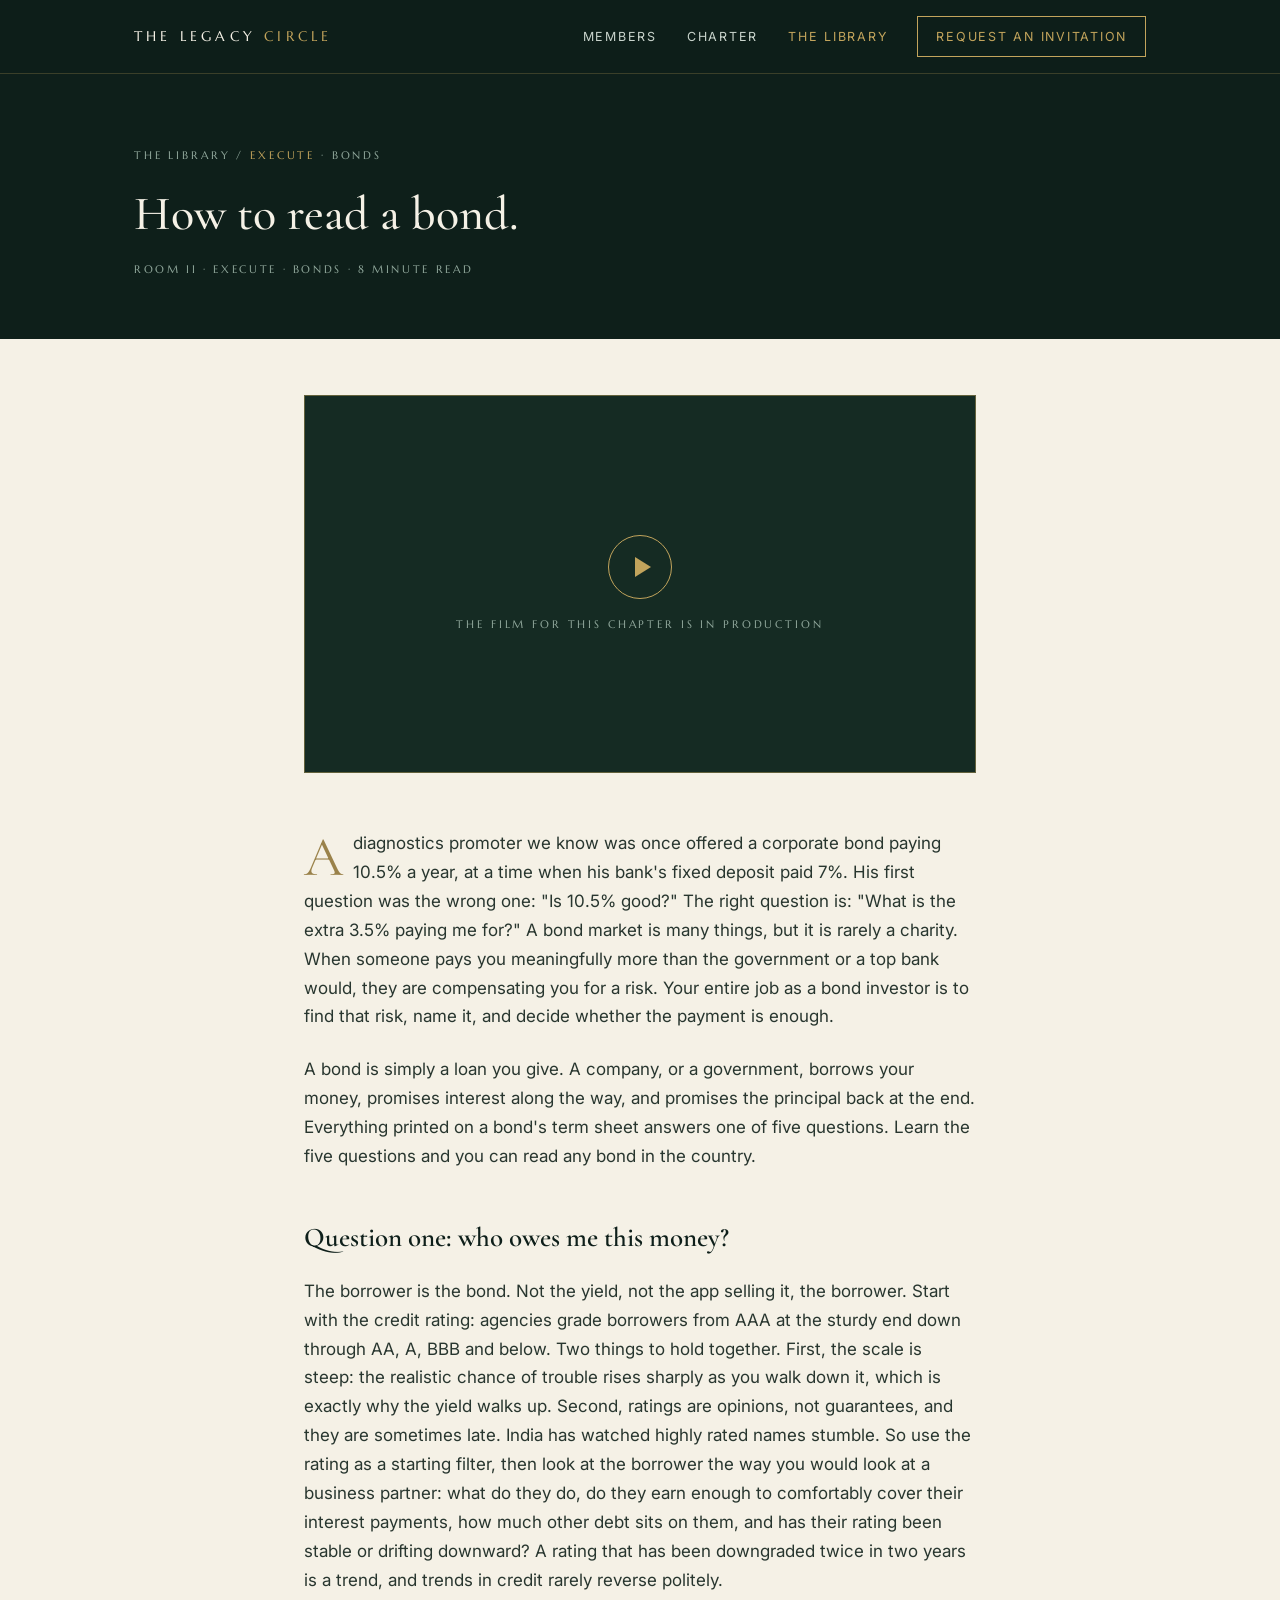
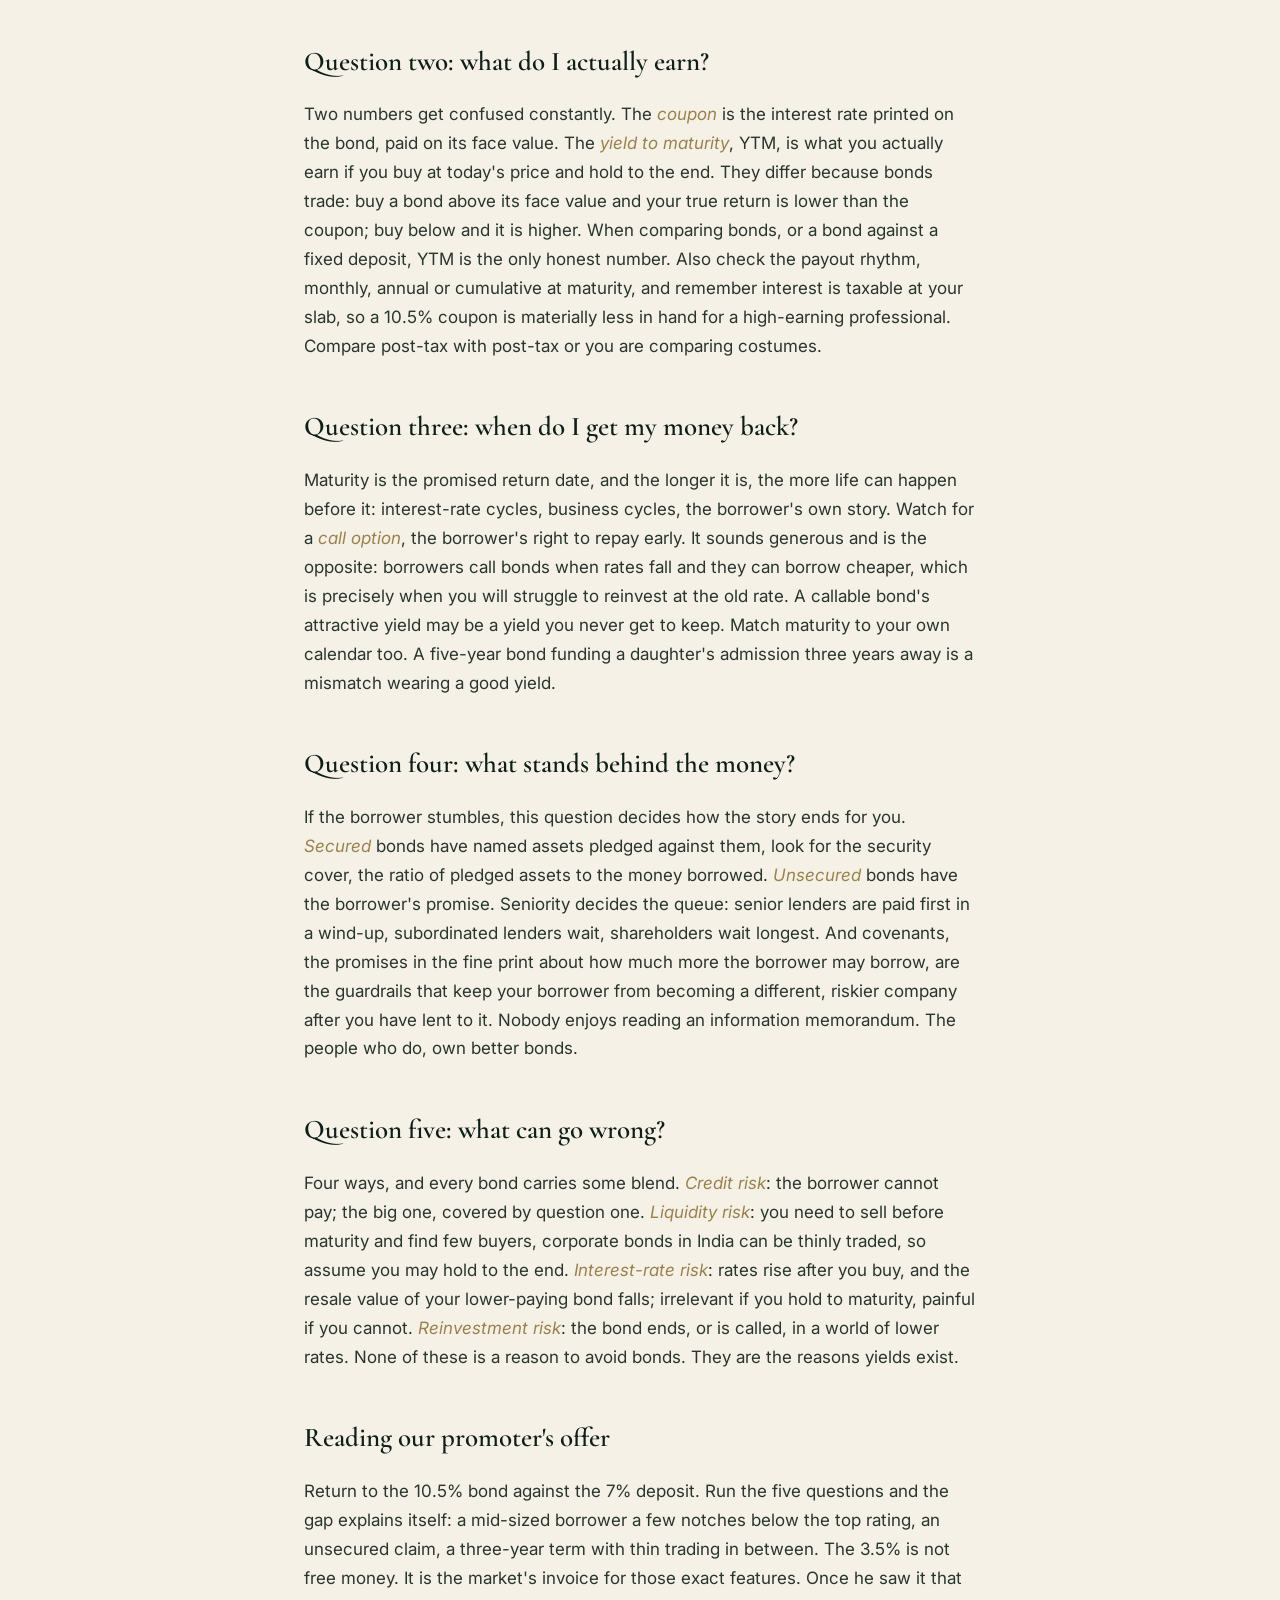
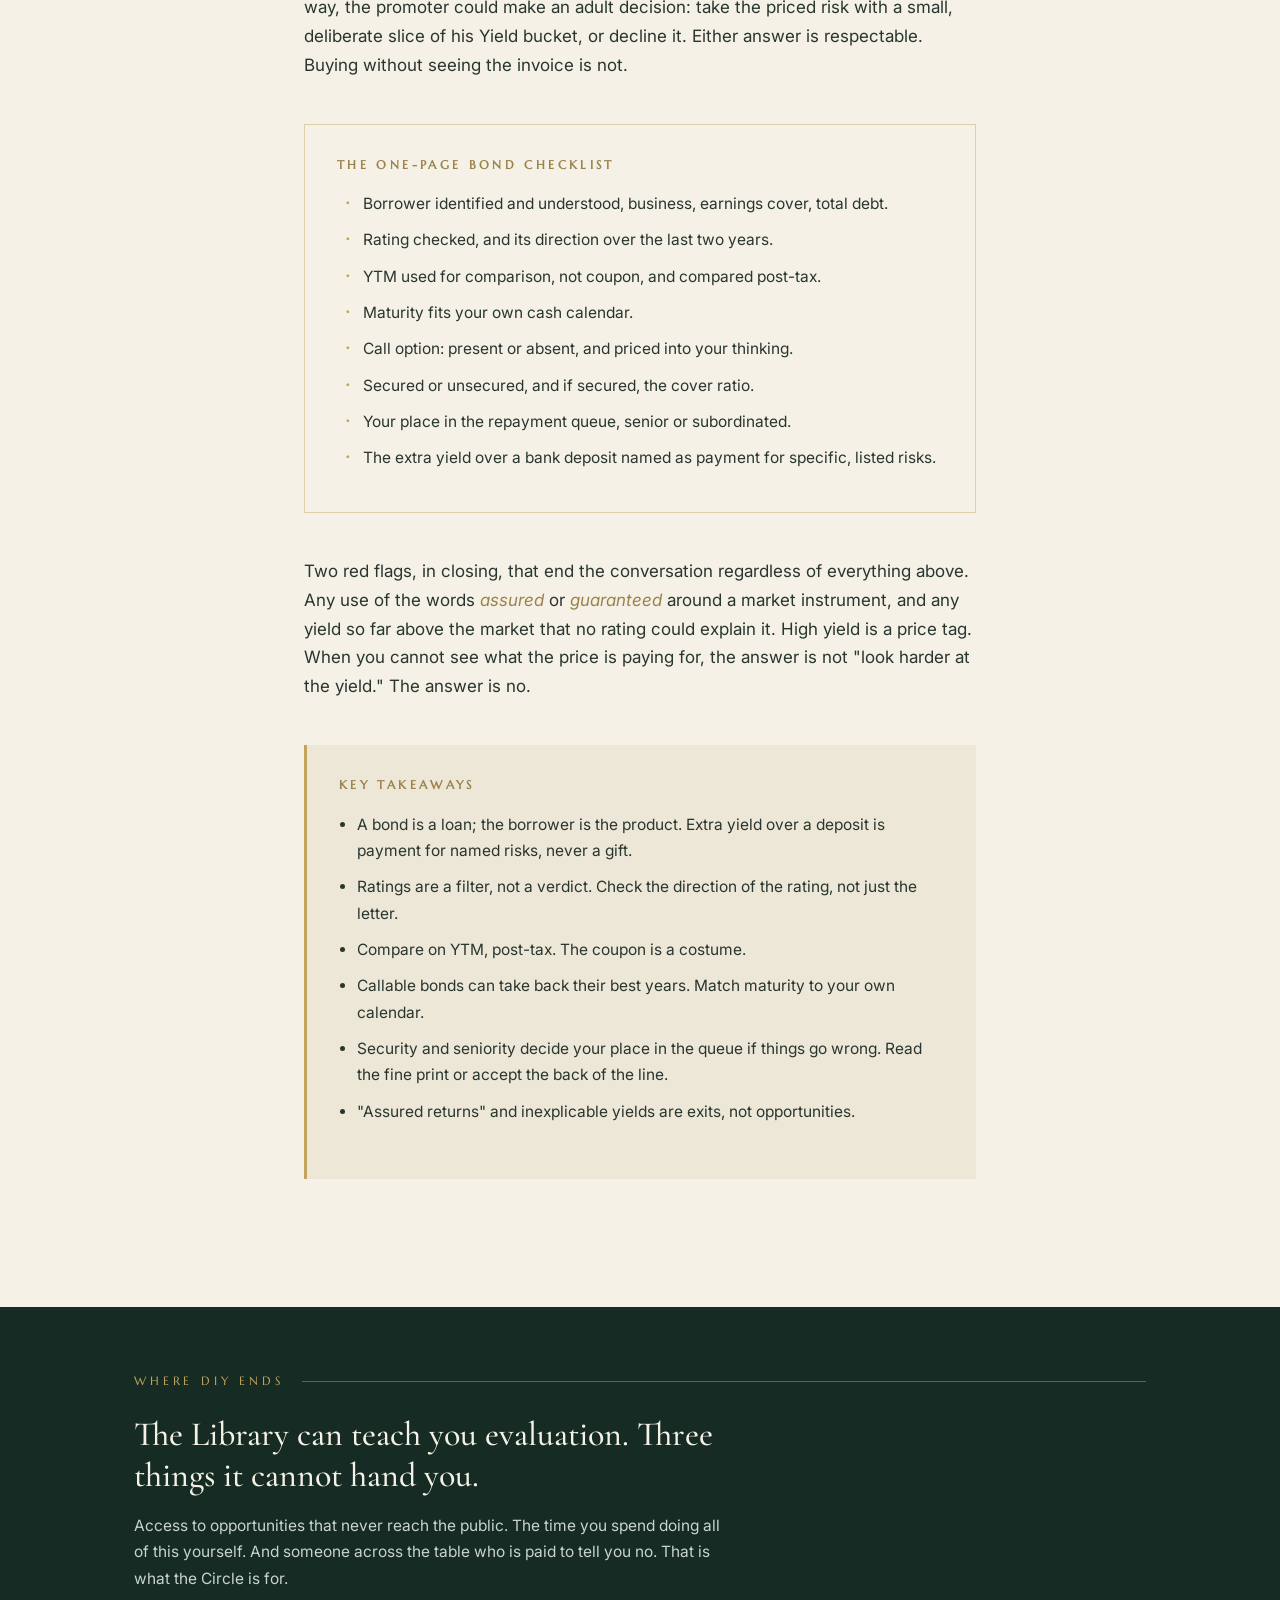
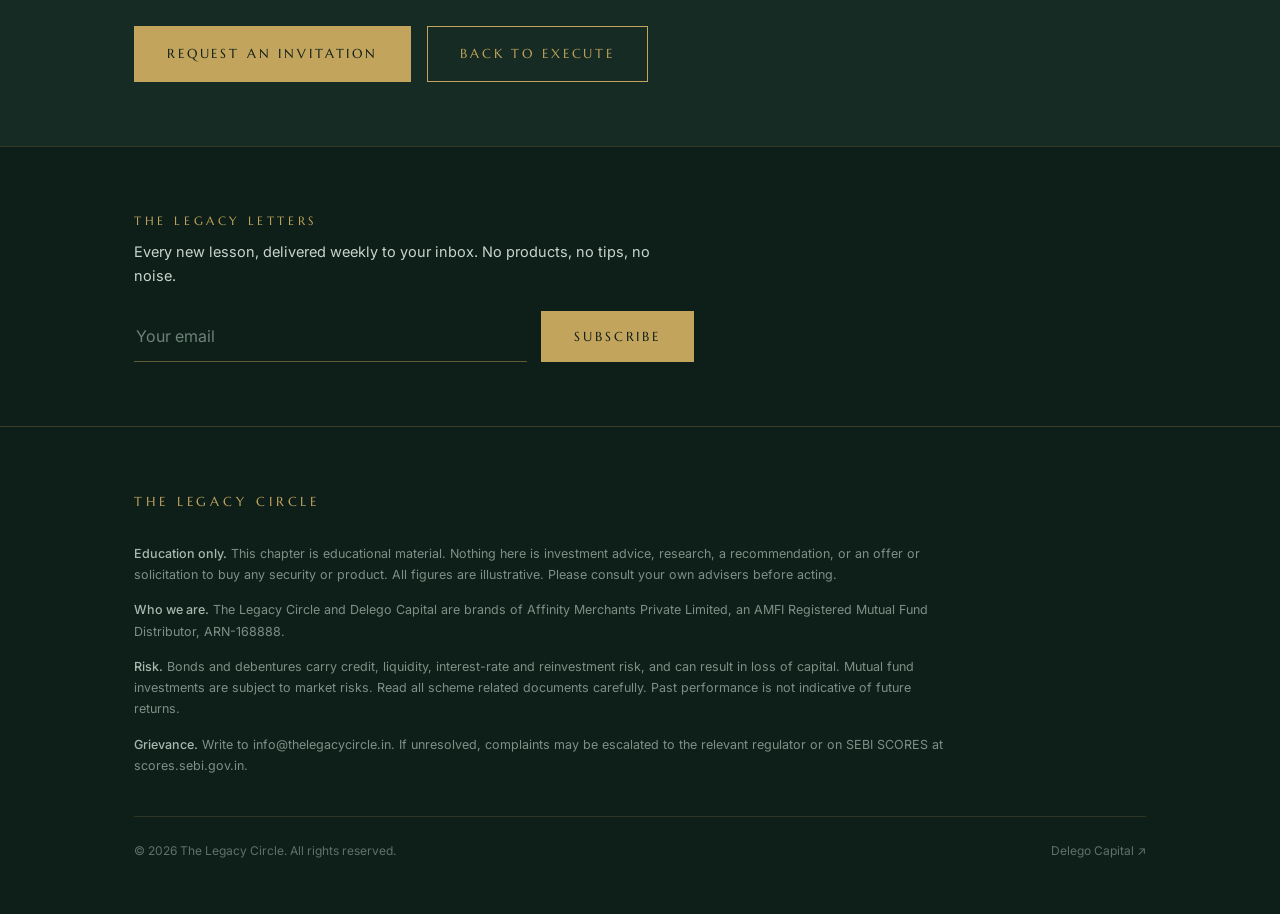
<file: library/how-to-read-a-bond.html>
<!DOCTYPE html>
<html lang="en">
<head>
<meta charset="UTF-8">
<meta name="viewport" content="width=device-width, initial-scale=1.0">
<title>How to Read a Bond · The Library · The Legacy Circle</title>
<meta name="description" content="The five questions that separate a good yield from a priced-in problem: who owes you, what you actually earn, when you get paid back, what stands behind the money, and what can go wrong.">
<link rel="preconnect" href="https://fonts.googleapis.com">
<link rel="preconnect" href="https://fonts.gstatic.com" crossorigin>
<link href="https://fonts.googleapis.com/css2?family=Marcellus&family=Cormorant+Garamond:ital,wght@0,400;0,500;0,600;1,400&family=Inter:wght@300;400;500;600&display=swap" rel="stylesheet">
<style>
/* ============================================================
   The Legacy Circle · Library stylesheet
   Shared by /library/index.html and every article page.
   ============================================================ */
:root{
  --ink:#0E1F1A;
  --theatre:#152B23;
  --ivory:#F5F1E6;
  --ivory-2:#EDE7D7;
  --brass:#C2A45C;
  --brass-dim:#9A824A;
  --body-dark:#28362F;
  --body-light:#C9D4CC;
  --sage:#8FA69A;
  --rule:rgba(194,164,92,.45);
  --maxw:1060px;
  --prose:720px;
}
*{margin:0;padding:0;box-sizing:border-box}
html{scroll-behavior:smooth}
body{
  font-family:'Inter',-apple-system,BlinkMacSystemFont,'Segoe UI',sans-serif;
  background:var(--ivory);color:var(--body-dark);
  font-weight:400;line-height:1.7;-webkit-font-smoothing:antialiased;
}
::selection{background:var(--brass);color:var(--ink)}
a{color:inherit}

.wrap{max-width:var(--maxw);margin:0 auto;padding:0 24px}
.prose-wrap{max-width:var(--prose);margin:0 auto;padding:0 24px}

.btn{
  display:inline-block;font-family:'Marcellus',serif;
  font-size:13px;letter-spacing:.22em;text-transform:uppercase;
  padding:16px 32px;border:1px solid var(--brass);
  color:var(--brass);text-decoration:none;background:transparent;
  cursor:pointer;transition:background .25s ease,color .25s ease;
}
.btn:hover{background:var(--brass);color:var(--ink)}
.btn.solid{background:var(--brass);color:var(--ink)}
.btn.solid:hover{background:#D3B76E}
.btn:focus-visible{outline:2px solid var(--brass);outline-offset:3px}

.reveal{opacity:0;transform:translateY(14px);transition:opacity .7s ease,transform .7s ease}
.reveal.in{opacity:1;transform:none}
@media (prefers-reduced-motion:reduce){
  .reveal{opacity:1;transform:none;transition:none}
  html{scroll-behavior:auto}
}

/* ---------- nav ---------- */
nav{
  position:fixed;top:0;left:0;right:0;z-index:50;
  background:rgba(14,31,26,.92);backdrop-filter:blur(10px);
  border-bottom:1px solid rgba(194,164,92,.25);
}
.nav-in{max-width:var(--maxw);margin:0 auto;padding:16px 24px;
  display:flex;align-items:center;justify-content:space-between}
.wordmark{
  font-family:'Marcellus',serif;color:var(--ivory);
  font-size:14px;letter-spacing:.3em;text-transform:uppercase;text-decoration:none;
}
.wordmark span{color:var(--brass)}
.nav-links{display:flex;gap:30px;align-items:center}
.nav-links a{
  font-size:12.5px;letter-spacing:.14em;text-transform:uppercase;
  color:var(--body-light);text-decoration:none;transition:color .2s;
}
.nav-links a:hover{color:var(--brass)}
.nav-links a.here{color:var(--brass)}
.nav-cta{border:1px solid var(--brass);color:var(--brass)!important;padding:9px 18px}
.nav-cta:hover{background:var(--brass);color:var(--ink)!important}
@media(max-width:760px){.nav-links a:not(.nav-cta){display:none}}

/* ---------- library masthead ---------- */
.masthead{
  background:var(--ink);color:var(--ivory);
  padding:150px 0 72px;position:relative;overflow:hidden;
}
.masthead::before{
  content:"";position:absolute;inset:0;
  background:radial-gradient(ellipse 90% 60% at 50% 120%,rgba(194,164,92,.10),transparent 60%);
  pointer-events:none;
}
.eyebrow{
  font-family:'Marcellus',serif;font-size:12px;letter-spacing:.32em;
  text-transform:uppercase;color:var(--brass);
  display:flex;align-items:center;gap:18px;margin-bottom:24px;
}
.eyebrow::after{content:"";flex:1;height:1px;background:var(--rule)}
.masthead h1{
  font-family:'Cormorant Garamond',serif;font-weight:500;
  font-size:clamp(34px,5.2vw,54px);line-height:1.15;max-width:720px;
}
.masthead h1 em{font-style:italic;color:var(--brass)}
.masthead .lede{max-width:600px;margin-top:18px;font-size:16.5px;color:var(--body-light);font-weight:300}

/* ---------- wings + chapters (library index) ---------- */
.wing-section{padding:76px 0;border-bottom:1px solid var(--rule)}
.wing-section:last-of-type{border-bottom:none}
.wing-head{display:flex;align-items:baseline;gap:22px;flex-wrap:wrap;margin-bottom:14px}
.wing-roman{
  font-family:'Cormorant Garamond',serif;font-style:italic;
  font-size:30px;color:var(--brass-dim);
}
.wing-head h2{
  font-family:'Cormorant Garamond',serif;font-weight:500;
  font-size:clamp(26px,3.6vw,36px);color:var(--ink);
}
.wing-sub{max-width:620px;font-size:15px;color:#4A5850;margin-bottom:44px}

.chapter{border-top:1px solid var(--rule);padding:26px 0}
.chapter:last-child{border-bottom:1px solid var(--rule)}
.chapter h3{
  font-family:'Cormorant Garamond',serif;font-weight:600;
  font-size:21px;color:var(--ink);margin-bottom:4px;
}
.chapter .ch-note{font-size:13.5px;color:#6B7A70;margin-bottom:10px}
.lesson{display:block;padding:10px 0 2px;text-decoration:none}
.lesson .l-title{
  font-family:'Cormorant Garamond',serif;font-weight:500;font-size:18.5px;
  color:var(--brass-dim);transition:color .2s;
}
.lesson:hover .l-title{color:var(--brass)}
.lesson .l-sub{font-size:13.5px;color:#6B7A70}
.soon{
  font-family:'Marcellus',serif;font-size:11px;letter-spacing:.24em;
  text-transform:uppercase;color:var(--sage);padding-top:8px;display:block;
}
.two-col{display:grid;grid-template-columns:1fr 1fr;gap:0 56px}
@media(max-width:820px){.two-col{grid-template-columns:1fr}}

/* ---------- article pages ---------- */
.art-head{background:var(--ink);color:var(--ivory);padding:146px 0 60px;position:relative}
.crumb{
  font-family:'Marcellus',serif;font-size:11px;letter-spacing:.26em;
  text-transform:uppercase;color:var(--sage);margin-bottom:22px;
}
.crumb a{color:var(--sage);text-decoration:none}
.crumb a:hover{color:var(--brass)}
.crumb b{color:var(--brass);font-weight:400}
.art-head h1{
  font-family:'Cormorant Garamond',serif;font-weight:500;
  font-size:clamp(32px,4.8vw,48px);line-height:1.16;max-width:760px;
}
.art-meta{
  margin-top:18px;font-family:'Marcellus',serif;font-size:11px;
  letter-spacing:.24em;text-transform:uppercase;color:var(--sage);
}

.film{
  margin:56px auto 0;max-width:var(--prose);padding:0 24px;
}
.film-frame{
  aspect-ratio:16/9;border:1px solid var(--rule);background:var(--theatre);
  display:flex;flex-direction:column;align-items:center;justify-content:center;gap:16px;
}
.film-frame .play{
  width:64px;height:64px;border:1px solid var(--brass);border-radius:50%;
  display:flex;align-items:center;justify-content:center;
}
.film-frame .play::after{
  content:"";display:block;margin-left:5px;
  border-left:16px solid var(--brass);border-top:10px solid transparent;border-bottom:10px solid transparent;
}
.film-frame p{
  font-family:'Marcellus',serif;font-size:11px;letter-spacing:.26em;
  text-transform:uppercase;color:var(--sage);
}
.film iframe{width:100%;aspect-ratio:16/9;border:1px solid var(--rule);display:block}

.article-body{padding:56px 0 20px}
.article-body p{font-size:17px;color:var(--body-dark);margin-bottom:24px}
.article-body h2{
  font-family:'Cormorant Garamond',serif;font-weight:600;
  font-size:27px;color:var(--ink);margin:44px 0 16px;
}
.article-body h3{
  font-family:'Cormorant Garamond',serif;font-weight:600;
  font-size:21px;color:var(--ink);margin:32px 0 10px;
}
.article-body em{color:var(--brass-dim)}
.article-body ul,.article-body ol{margin:0 0 24px 20px}
.article-body li{font-size:16.5px;margin-bottom:10px}
.article-body .drop::first-letter{
  font-family:'Cormorant Garamond',serif;font-size:56px;line-height:.8;
  color:var(--brass-dim);float:left;padding:6px 10px 0 0;
}

.takeaways{
  background:var(--ivory-2);border-left:3px solid var(--brass);
  padding:30px 32px;margin:44px 0;
}
.takeaways h3{
  font-family:'Marcellus',serif;font-size:12px;letter-spacing:.28em;
  text-transform:uppercase;color:var(--brass-dim);margin:0 0 16px;
}
.takeaways li{font-size:15.5px;margin-bottom:10px}
.takeaways ul{margin-left:18px}

.checklist{
  border:1px solid var(--rule);padding:30px 32px;margin:44px 0;
}
.checklist h3{
  font-family:'Marcellus',serif;font-size:12px;letter-spacing:.28em;
  text-transform:uppercase;color:var(--brass-dim);margin:0 0 16px;
}
.checklist li{font-size:15.5px;margin-bottom:10px;list-style:none;position:relative;padding-left:26px}
.checklist li::before{content:"·";color:var(--brass);position:absolute;left:8px;font-size:22px;line-height:1}
.checklist ul{margin:0}

/* ---------- the DIY-ends bridge ---------- */
.diy{
  background:var(--theatre);color:var(--body-light);
  padding:64px 0;margin-top:64px;
}
.diy .eyebrow{color:var(--brass)}
.diy h2{
  font-family:'Cormorant Garamond',serif;font-weight:500;
  font-size:clamp(26px,3.6vw,34px);color:var(--ivory);max-width:640px;line-height:1.2;
}
.diy p{max-width:600px;margin-top:16px;font-size:15.5px}
.diy .ctas{margin-top:34px;display:flex;gap:16px;flex-wrap:wrap}

/* ---------- subscribe strip ---------- */
.sub-strip{background:var(--ink);padding:64px 0;border-top:1px solid rgba(194,164,92,.2)}
.sub-strip .sub-title{
  font-family:'Marcellus',serif;font-size:12px;letter-spacing:.3em;
  text-transform:uppercase;color:var(--brass);margin-bottom:8px;
}
.sub-strip .sub-copy{color:var(--body-light);font-size:14.5px;margin-bottom:22px;max-width:520px}
.sub-row{display:flex;gap:14px;flex-wrap:wrap;max-width:560px}
.sub-row input{
  flex:1;min-width:220px;background:transparent;border:none;
  border-bottom:1px solid var(--rule);padding:13px 2px;
  font-family:'Inter',sans-serif;font-size:16px;color:var(--ivory);border-radius:0;
}
.sub-row input::placeholder{color:#6E8177}
.sub-row input:focus{outline:none;border-bottom-color:var(--brass)}
.sub-msg{margin-top:16px;font-size:14px;color:var(--sage)}
.err{border-bottom-color:#C96A5A!important}

/* ---------- footer ---------- */
footer{background:var(--ink);padding:64px 0 52px;border-top:1px solid rgba(194,164,92,.25)}
.foot-mark{
  font-family:'Marcellus',serif;font-size:13px;letter-spacing:.3em;
  text-transform:uppercase;color:var(--brass);margin-bottom:30px;
}
.compliance p{
  font-size:12.5px;color:#7E8F85;line-height:1.7;max-width:820px;margin-bottom:14px;
}
.compliance b{color:#A9B8AE;font-weight:500}
.foot-line{
  margin-top:40px;padding-top:24px;border-top:1px solid rgba(194,164,92,.18);
  display:flex;justify-content:space-between;flex-wrap:wrap;gap:12px;
  font-size:12px;color:#5F7168;
}
.foot-line a{color:inherit;text-decoration:none}

</style>
<noscript><style>.reveal{opacity:1 !important;transform:none !important}</style></noscript>
</head>
<body>

<nav>
  <div class="nav-in">
    <a class="wordmark" href="/">The Legacy <span>Circle</span></a>
    <div class="nav-links">
      <a href="/#members">Members</a>
      <a href="/#charter">Charter</a>
      <a class="here" href="/library/">The Library</a>
      <a class="nav-cta" href="/#invitation">Request an invitation</a>
    </div>
  </div>
</nav>

<header class="art-head">
  <div class="wrap">
    <div class="crumb"><a href="/library/">The Library</a> / <a href="/library/execute/" style="color:var(--brass);text-decoration:none">Execute</a> · Bonds</div>
    <h1>How to read a bond.</h1>
    <div class="art-meta">Room II · Execute · Bonds · 8 minute read</div>
  </div>
</header>

<div class="film">
  <!-- FILM READY? Delete the film-frame div below and paste your YouTube embed instead:
     <iframe src="https://www.youtube.com/embed/YOUR_VIDEO_ID" title="Chapter film" allowfullscreen loading="lazy"></iframe> -->
  <div class="film-frame">
    <div class="play"></div>
    <p>The film for this chapter is in production</p>
  </div>
</div>

<article class="article-body">
  <div class="prose-wrap">
    <p class="drop">A diagnostics promoter we know was once offered a corporate bond paying 10.5% a year, at a time when his bank's fixed deposit paid 7%. His first question was the wrong one: "Is 10.5% good?" The right question is: "What is the extra 3.5% paying me for?" A bond market is many things, but it is rarely a charity. When someone pays you meaningfully more than the government or a top bank would, they are compensating you for a risk. Your entire job as a bond investor is to find that risk, name it, and decide whether the payment is enough.</p>

    <p>A bond is simply a loan you give. A company, or a government, borrows your money, promises interest along the way, and promises the principal back at the end. Everything printed on a bond's term sheet answers one of five questions. Learn the five questions and you can read any bond in the country.</p>

    <h2>Question one: who owes me this money?</h2>

    <p>The borrower is the bond. Not the yield, not the app selling it, the borrower. Start with the credit rating: agencies grade borrowers from AAA at the sturdy end down through AA, A, BBB and below. Two things to hold together. First, the scale is steep: the realistic chance of trouble rises sharply as you walk down it, which is exactly why the yield walks up. Second, ratings are opinions, not guarantees, and they are sometimes late. India has watched highly rated names stumble. So use the rating as a starting filter, then look at the borrower the way you would look at a business partner: what do they do, do they earn enough to comfortably cover their interest payments, how much other debt sits on them, and has their rating been stable or drifting downward? A rating that has been downgraded twice in two years is a trend, and trends in credit rarely reverse politely.</p>

    <h2>Question two: what do I actually earn?</h2>

    <p>Two numbers get confused constantly. The <em>coupon</em> is the interest rate printed on the bond, paid on its face value. The <em>yield to maturity</em>, YTM, is what you actually earn if you buy at today's price and hold to the end. They differ because bonds trade: buy a bond above its face value and your true return is lower than the coupon; buy below and it is higher. When comparing bonds, or a bond against a fixed deposit, YTM is the only honest number. Also check the payout rhythm, monthly, annual or cumulative at maturity, and remember interest is taxable at your slab, so a 10.5% coupon is materially less in hand for a high-earning professional. Compare post-tax with post-tax or you are comparing costumes.</p>

    <h2>Question three: when do I get my money back?</h2>

    <p>Maturity is the promised return date, and the longer it is, the more life can happen before it: interest-rate cycles, business cycles, the borrower's own story. Watch for a <em>call option</em>, the borrower's right to repay early. It sounds generous and is the opposite: borrowers call bonds when rates fall and they can borrow cheaper, which is precisely when you will struggle to reinvest at the old rate. A callable bond's attractive yield may be a yield you never get to keep. Match maturity to your own calendar too. A five-year bond funding a daughter's admission three years away is a mismatch wearing a good yield.</p>

    <h2>Question four: what stands behind the money?</h2>

    <p>If the borrower stumbles, this question decides how the story ends for you. <em>Secured</em> bonds have named assets pledged against them, look for the security cover, the ratio of pledged assets to the money borrowed. <em>Unsecured</em> bonds have the borrower's promise. Seniority decides the queue: senior lenders are paid first in a wind-up, subordinated lenders wait, shareholders wait longest. And covenants, the promises in the fine print about how much more the borrower may borrow, are the guardrails that keep your borrower from becoming a different, riskier company after you have lent to it. Nobody enjoys reading an information memorandum. The people who do, own better bonds.</p>

    <h2>Question five: what can go wrong?</h2>

    <p>Four ways, and every bond carries some blend. <em>Credit risk</em>: the borrower cannot pay; the big one, covered by question one. <em>Liquidity risk</em>: you need to sell before maturity and find few buyers, corporate bonds in India can be thinly traded, so assume you may hold to the end. <em>Interest-rate risk</em>: rates rise after you buy, and the resale value of your lower-paying bond falls; irrelevant if you hold to maturity, painful if you cannot. <em>Reinvestment risk</em>: the bond ends, or is called, in a world of lower rates. None of these is a reason to avoid bonds. They are the reasons yields exist.</p>

    <h2>Reading our promoter's offer</h2>

    <p>Return to the 10.5% bond against the 7% deposit. Run the five questions and the gap explains itself: a mid-sized borrower a few notches below the top rating, an unsecured claim, a three-year term with thin trading in between. The 3.5% is not free money. It is the market's invoice for those exact features. Once he saw it that way, the promoter could make an adult decision: take the priced risk with a small, deliberate slice of his Yield bucket, or decline it. Either answer is respectable. Buying without seeing the invoice is not.</p>

    <div class="checklist">
      <h3>The one-page bond checklist</h3>
      <ul>
        <li>Borrower identified and understood, business, earnings cover, total debt.</li>
        <li>Rating checked, and its direction over the last two years.</li>
        <li>YTM used for comparison, not coupon, and compared post-tax.</li>
        <li>Maturity fits your own cash calendar.</li>
        <li>Call option: present or absent, and priced into your thinking.</li>
        <li>Secured or unsecured, and if secured, the cover ratio.</li>
        <li>Your place in the repayment queue, senior or subordinated.</li>
        <li>The extra yield over a bank deposit named as payment for specific, listed risks.</li>
      </ul>
    </div>

    <p>Two red flags, in closing, that end the conversation regardless of everything above. Any use of the words <em>assured</em> or <em>guaranteed</em> around a market instrument, and any yield so far above the market that no rating could explain it. High yield is a price tag. When you cannot see what the price is paying for, the answer is not "look harder at the yield." The answer is no.</p>

    <div class="takeaways">
      <h3>Key takeaways</h3>
      <ul>
        <li>A bond is a loan; the borrower is the product. Extra yield over a deposit is payment for named risks, never a gift.</li>
        <li>Ratings are a filter, not a verdict. Check the direction of the rating, not just the letter.</li>
        <li>Compare on YTM, post-tax. The coupon is a costume.</li>
        <li>Callable bonds can take back their best years. Match maturity to your own calendar.</li>
        <li>Security and seniority decide your place in the queue if things go wrong. Read the fine print or accept the back of the line.</li>
        <li>"Assured returns" and inexplicable yields are exits, not opportunities.</li>
      </ul>
    </div>
  </div>
</article>

<section class="diy">
  <div class="wrap">
    <div class="eyebrow">Where DIY Ends</div>
    <h2>The Library can teach you evaluation. Three things it cannot hand you.</h2>
    <p>Access to opportunities that never reach the public. The time you spend doing all of this yourself. And someone across the table who is paid to tell you no. That is what the Circle is for.</p>
    <div class="ctas">
      <a class="btn solid" href="/#invitation">Request an invitation</a>
      <a class="btn" href="/library/execute/">Back to Execute</a>
    </div>
  </div>
</section>

<section class="sub-strip">
  <div class="wrap">
    <p class="sub-title">The Legacy Letters</p>
    <p class="sub-copy">Every new lesson, delivered weekly to your inbox. No products, no tips, no noise.</p>
    <div class="sub-row" data-sub-form>
      <input type="email" placeholder="Your email" aria-label="Email for The Legacy Letters" autocomplete="email">
      <button class="btn solid" type="button">Subscribe</button>
    </div>
    <p class="sub-msg" hidden>Welcome to the Letters. Your first lesson reaches you this week.</p>
  </div>
</section>

<footer>
  <div class="wrap">
    <div class="foot-mark">The Legacy Circle</div>
    <div class="compliance">
      <p><b>Education only.</b> This chapter is educational material. Nothing here is investment advice, research, a recommendation, or an offer or solicitation to buy any security or product. All figures are illustrative. Please consult your own advisers before acting.</p>
      <p><b>Who we are.</b> The Legacy Circle and Delego Capital are brands of Affinity Merchants Private Limited, an AMFI Registered Mutual Fund Distributor, ARN-168888.</p>
      <p><b>Risk.</b> Bonds and debentures carry credit, liquidity, interest-rate and reinvestment risk, and can result in loss of capital. Mutual fund investments are subject to market risks. Read all scheme related documents carefully. Past performance is not indicative of future returns.</p>
      <p><b>Grievance.</b> Write to info@thelegacycircle.in. If unresolved, complaints may be escalated to the relevant regulator or on SEBI SCORES at scores.sebi.gov.in.</p>
    </div>
    <div class="foot-line">
      <span>© 2026 The Legacy Circle. All rights reserved.</span>
      <a href="https://delegocapital.com">Delego Capital ↗</a>
    </div>
  </div>
</footer>

<script src="/config.js"></script>
<script>
// The Legacy Circle · shared page script (Library pages)

// Scroll reveal (respects reduced motion)
(function(){
  const prefersReduced = window.matchMedia('(prefers-reduced-motion: reduce)').matches;
  const els = document.querySelectorAll('.reveal');
  if (prefersReduced || !('IntersectionObserver' in window)) {
    els.forEach(e => e.classList.add('in'));
  } else {
    const io = new IntersectionObserver((entries) => {
      entries.forEach(en => { if (en.isIntersecting) { en.target.classList.add('in'); io.unobserve(en.target); } });
    }, { threshold: 0.12 });
    els.forEach(e => io.observe(e));
  }
})();

// Supabase insert helper (config in /config.js; degrades gracefully until keys are pasted)
async function tlcInsert(table, row){
  const c = window.TLC_CONFIG || {};
  if (!c.SUPABASE_URL || !c.SUPABASE_ANON_KEY) return { ok:true, offline:true };
  try{
    const r = await fetch(c.SUPABASE_URL + '/rest/v1/' + table, {
      method:'POST',
      headers:{
        'apikey': c.SUPABASE_ANON_KEY,
        'Authorization': 'Bearer ' + c.SUPABASE_ANON_KEY,
        'Content-Type': 'application/json',
        'Prefer': 'return=minimal'
      },
      body: JSON.stringify(row)
    });
    return { ok: r.ok || r.status === 409 }; // 409 = already subscribed, treat as success
  }catch(e){ return { ok:false }; }
}

// Legacy Letters subscribe (any element carrying data-sub-form)
document.querySelectorAll('[data-sub-form]').forEach(formEl => {
  const input = formEl.querySelector('input');
  const btn = formEl.querySelector('button');
  const msg = formEl.parentElement.querySelector('.sub-msg');
  btn.addEventListener('click', async () => {
    const email = (input.value || '').trim().toLowerCase();
    const valid = /^[^\s@]+@[^\s@]+\.[^\s@]+$/.test(email);
    input.classList.toggle('err', !valid);
    if (!valid) return;
    btn.disabled = true; btn.textContent = 'Joining…';
    const res = await tlcInsert('subscribers', { email, source: 'library' });
    if (!res.ok){
      btn.disabled = false; btn.textContent = 'Subscribe';
      alert('Could not subscribe just now. Please try again, or write to info@thelegacycircle.in.');
      return;
    }
    formEl.style.display = 'none';
    if (msg) msg.hidden = false;
  });
});

</script>
</body>
</html>
</file>
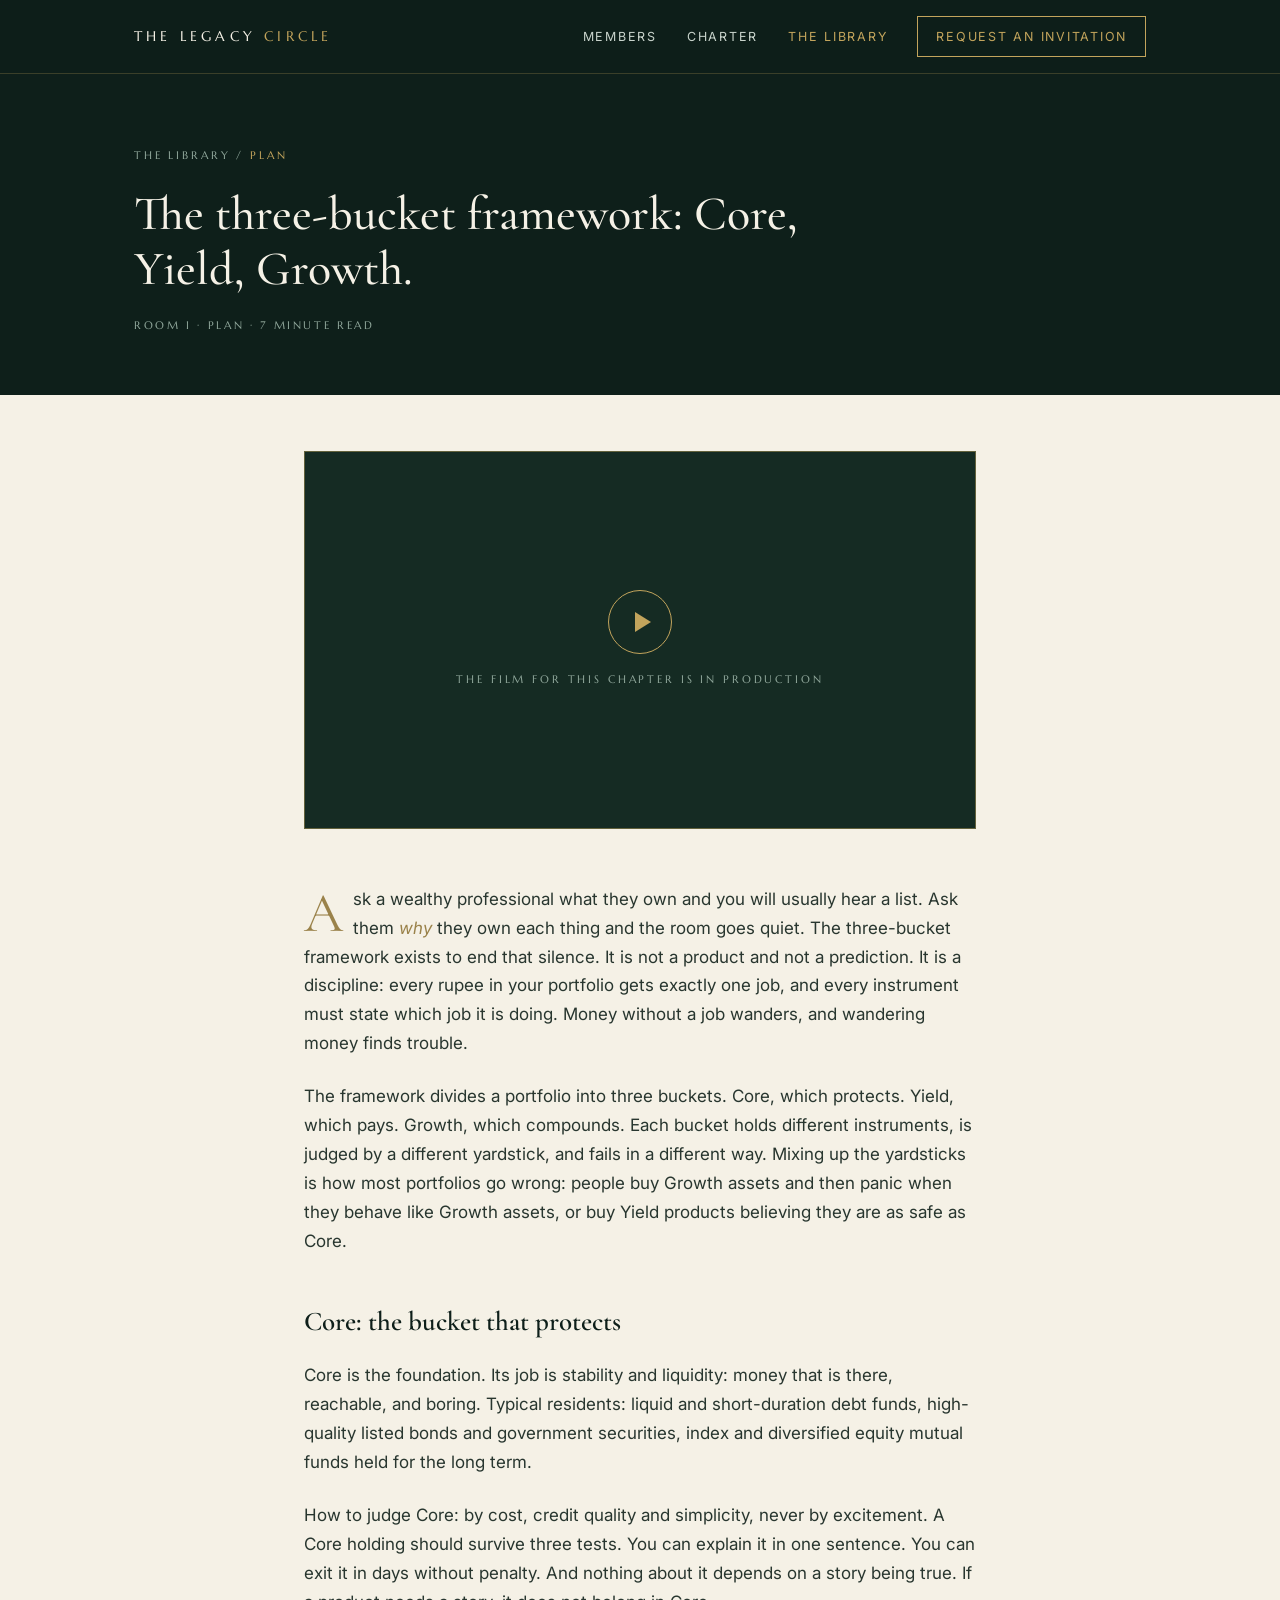
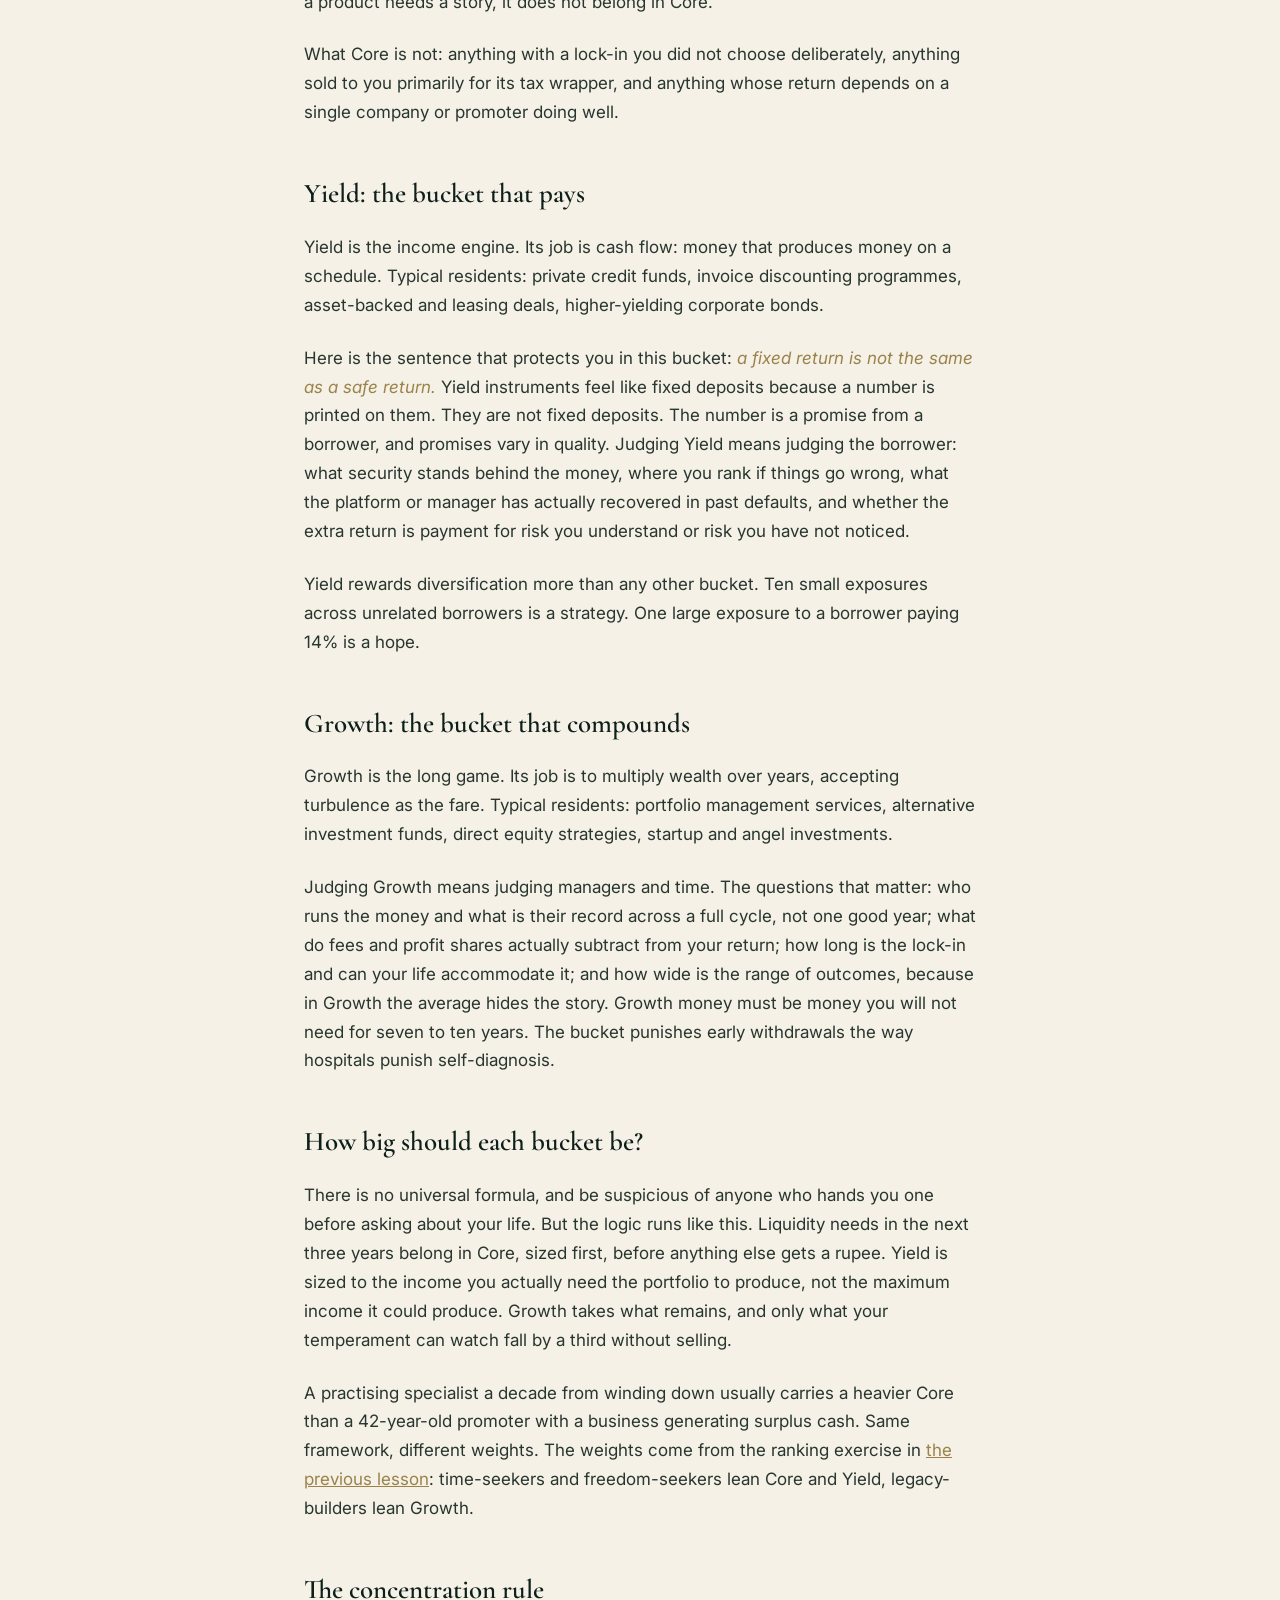
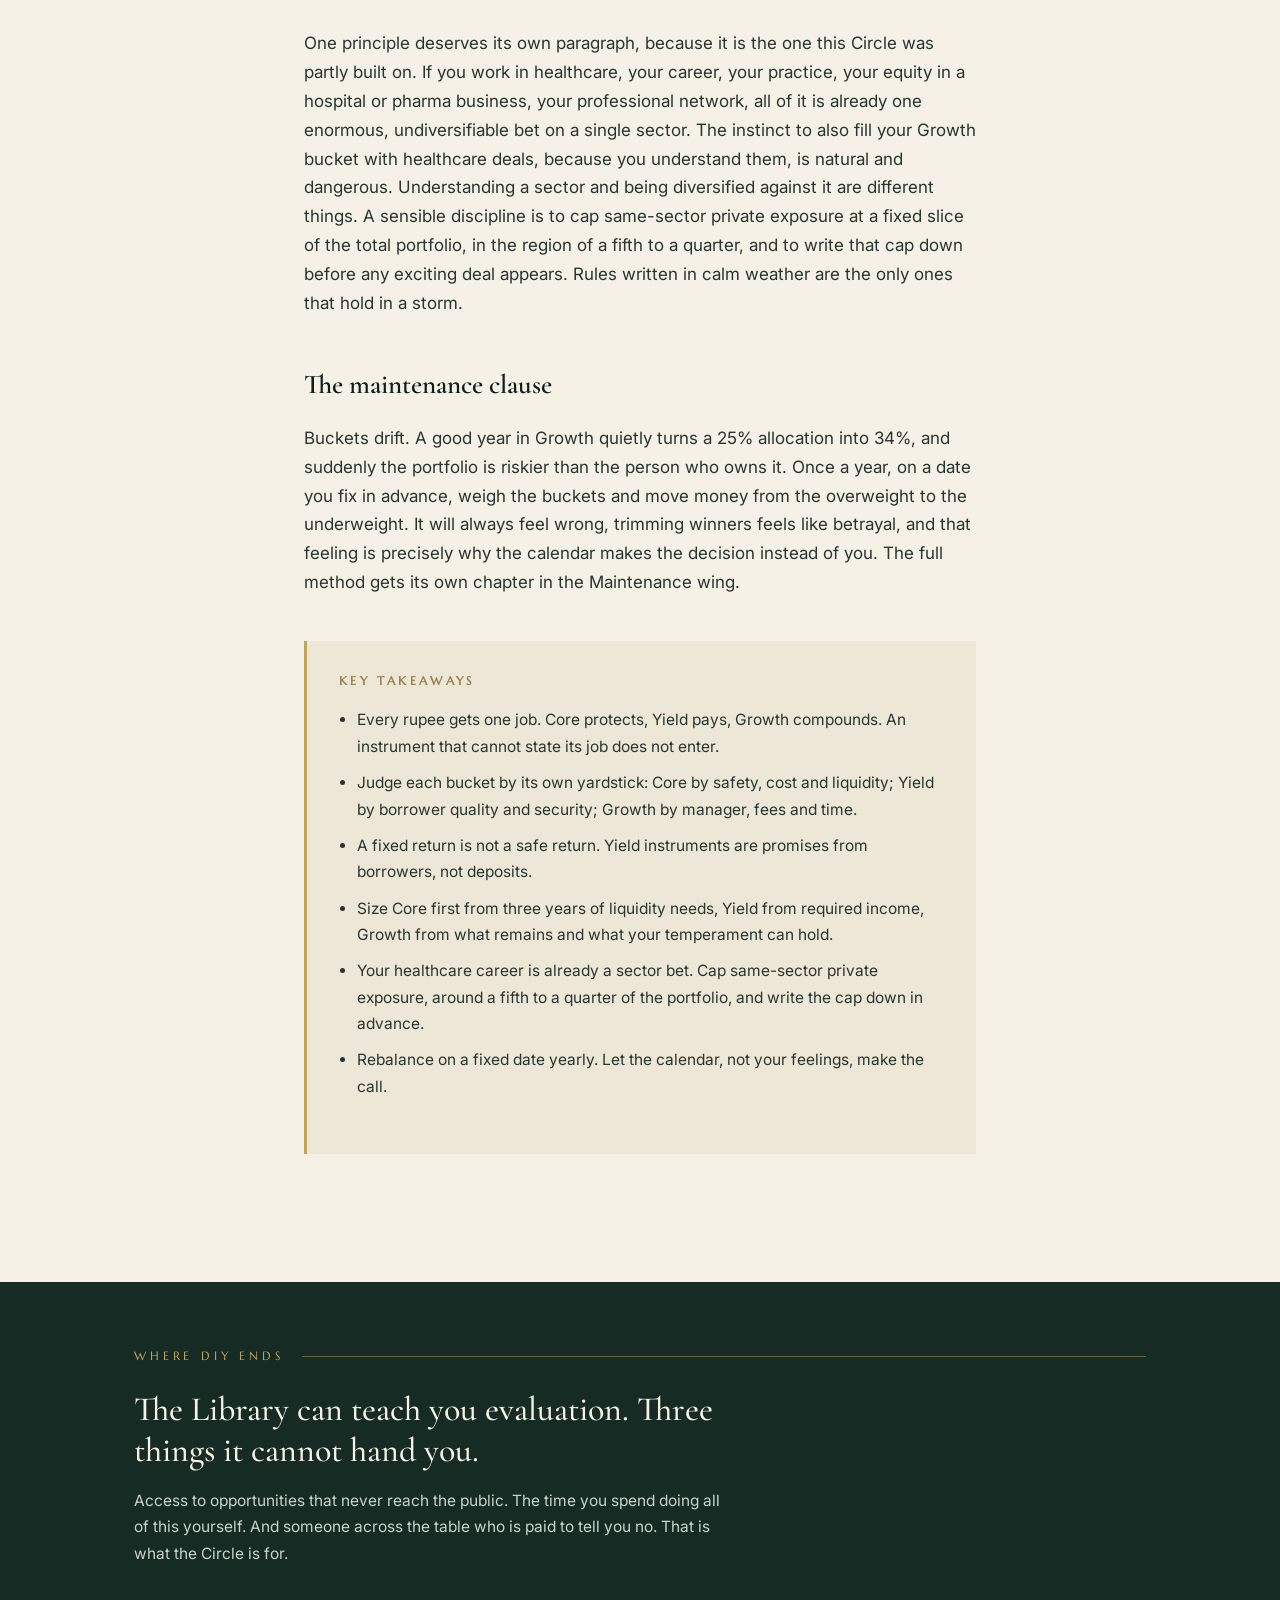
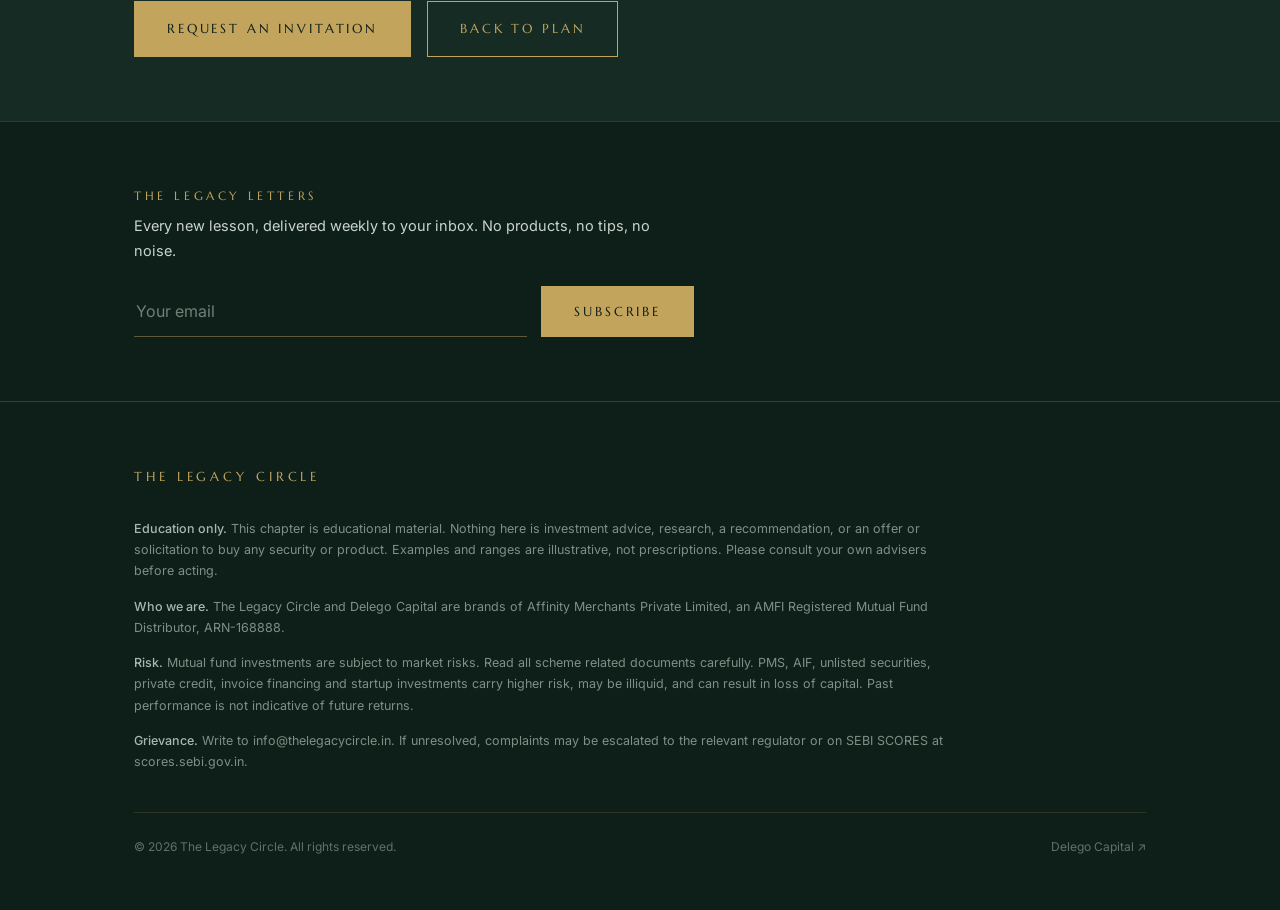
<file: library/three-bucket-framework.html>
<!DOCTYPE html>
<html lang="en">
<head>
<meta charset="UTF-8">
<meta name="viewport" content="width=device-width, initial-scale=1.0">
<title>The Three-Bucket Framework: Core, Yield, Growth · The Library · The Legacy Circle</title>
<meta name="description" content="Give every rupee one job. The three-bucket framework, Core, Yield and Growth, is the simplest durable structure for a serious portfolio, and the reason concentrated professionals need a concentration rule.">
<link rel="preconnect" href="https://fonts.googleapis.com">
<link rel="preconnect" href="https://fonts.gstatic.com" crossorigin>
<link href="https://fonts.googleapis.com/css2?family=Marcellus&family=Cormorant+Garamond:ital,wght@0,400;0,500;0,600;1,400&family=Inter:wght@300;400;500;600&display=swap" rel="stylesheet">
<style>
/* ============================================================
   The Legacy Circle · Library stylesheet
   Shared by /library/index.html and every article page.
   ============================================================ */
:root{
  --ink:#0E1F1A;
  --theatre:#152B23;
  --ivory:#F5F1E6;
  --ivory-2:#EDE7D7;
  --brass:#C2A45C;
  --brass-dim:#9A824A;
  --body-dark:#28362F;
  --body-light:#C9D4CC;
  --sage:#8FA69A;
  --rule:rgba(194,164,92,.45);
  --maxw:1060px;
  --prose:720px;
}
*{margin:0;padding:0;box-sizing:border-box}
html{scroll-behavior:smooth}
body{
  font-family:'Inter',-apple-system,BlinkMacSystemFont,'Segoe UI',sans-serif;
  background:var(--ivory);color:var(--body-dark);
  font-weight:400;line-height:1.7;-webkit-font-smoothing:antialiased;
}
::selection{background:var(--brass);color:var(--ink)}
a{color:inherit}

.wrap{max-width:var(--maxw);margin:0 auto;padding:0 24px}
.prose-wrap{max-width:var(--prose);margin:0 auto;padding:0 24px}

.btn{
  display:inline-block;font-family:'Marcellus',serif;
  font-size:13px;letter-spacing:.22em;text-transform:uppercase;
  padding:16px 32px;border:1px solid var(--brass);
  color:var(--brass);text-decoration:none;background:transparent;
  cursor:pointer;transition:background .25s ease,color .25s ease;
}
.btn:hover{background:var(--brass);color:var(--ink)}
.btn.solid{background:var(--brass);color:var(--ink)}
.btn.solid:hover{background:#D3B76E}
.btn:focus-visible{outline:2px solid var(--brass);outline-offset:3px}

.reveal{opacity:0;transform:translateY(14px);transition:opacity .7s ease,transform .7s ease}
.reveal.in{opacity:1;transform:none}
@media (prefers-reduced-motion:reduce){
  .reveal{opacity:1;transform:none;transition:none}
  html{scroll-behavior:auto}
}

/* ---------- nav ---------- */
nav{
  position:fixed;top:0;left:0;right:0;z-index:50;
  background:rgba(14,31,26,.92);backdrop-filter:blur(10px);
  border-bottom:1px solid rgba(194,164,92,.25);
}
.nav-in{max-width:var(--maxw);margin:0 auto;padding:16px 24px;
  display:flex;align-items:center;justify-content:space-between}
.wordmark{
  font-family:'Marcellus',serif;color:var(--ivory);
  font-size:14px;letter-spacing:.3em;text-transform:uppercase;text-decoration:none;
}
.wordmark span{color:var(--brass)}
.nav-links{display:flex;gap:30px;align-items:center}
.nav-links a{
  font-size:12.5px;letter-spacing:.14em;text-transform:uppercase;
  color:var(--body-light);text-decoration:none;transition:color .2s;
}
.nav-links a:hover{color:var(--brass)}
.nav-links a.here{color:var(--brass)}
.nav-cta{border:1px solid var(--brass);color:var(--brass)!important;padding:9px 18px}
.nav-cta:hover{background:var(--brass);color:var(--ink)!important}
@media(max-width:760px){.nav-links a:not(.nav-cta){display:none}}

/* ---------- library masthead ---------- */
.masthead{
  background:var(--ink);color:var(--ivory);
  padding:150px 0 72px;position:relative;overflow:hidden;
}
.masthead::before{
  content:"";position:absolute;inset:0;
  background:radial-gradient(ellipse 90% 60% at 50% 120%,rgba(194,164,92,.10),transparent 60%);
  pointer-events:none;
}
.eyebrow{
  font-family:'Marcellus',serif;font-size:12px;letter-spacing:.32em;
  text-transform:uppercase;color:var(--brass);
  display:flex;align-items:center;gap:18px;margin-bottom:24px;
}
.eyebrow::after{content:"";flex:1;height:1px;background:var(--rule)}
.masthead h1{
  font-family:'Cormorant Garamond',serif;font-weight:500;
  font-size:clamp(34px,5.2vw,54px);line-height:1.15;max-width:720px;
}
.masthead h1 em{font-style:italic;color:var(--brass)}
.masthead .lede{max-width:600px;margin-top:18px;font-size:16.5px;color:var(--body-light);font-weight:300}

/* ---------- wings + chapters (library index) ---------- */
.wing-section{padding:76px 0;border-bottom:1px solid var(--rule)}
.wing-section:last-of-type{border-bottom:none}
.wing-head{display:flex;align-items:baseline;gap:22px;flex-wrap:wrap;margin-bottom:14px}
.wing-roman{
  font-family:'Cormorant Garamond',serif;font-style:italic;
  font-size:30px;color:var(--brass-dim);
}
.wing-head h2{
  font-family:'Cormorant Garamond',serif;font-weight:500;
  font-size:clamp(26px,3.6vw,36px);color:var(--ink);
}
.wing-sub{max-width:620px;font-size:15px;color:#4A5850;margin-bottom:44px}

.chapter{border-top:1px solid var(--rule);padding:26px 0}
.chapter:last-child{border-bottom:1px solid var(--rule)}
.chapter h3{
  font-family:'Cormorant Garamond',serif;font-weight:600;
  font-size:21px;color:var(--ink);margin-bottom:4px;
}
.chapter .ch-note{font-size:13.5px;color:#6B7A70;margin-bottom:10px}
.lesson{display:block;padding:10px 0 2px;text-decoration:none}
.lesson .l-title{
  font-family:'Cormorant Garamond',serif;font-weight:500;font-size:18.5px;
  color:var(--brass-dim);transition:color .2s;
}
.lesson:hover .l-title{color:var(--brass)}
.lesson .l-sub{font-size:13.5px;color:#6B7A70}
.soon{
  font-family:'Marcellus',serif;font-size:11px;letter-spacing:.24em;
  text-transform:uppercase;color:var(--sage);padding-top:8px;display:block;
}
.two-col{display:grid;grid-template-columns:1fr 1fr;gap:0 56px}
@media(max-width:820px){.two-col{grid-template-columns:1fr}}

/* ---------- article pages ---------- */
.art-head{background:var(--ink);color:var(--ivory);padding:146px 0 60px;position:relative}
.crumb{
  font-family:'Marcellus',serif;font-size:11px;letter-spacing:.26em;
  text-transform:uppercase;color:var(--sage);margin-bottom:22px;
}
.crumb a{color:var(--sage);text-decoration:none}
.crumb a:hover{color:var(--brass)}
.crumb b{color:var(--brass);font-weight:400}
.art-head h1{
  font-family:'Cormorant Garamond',serif;font-weight:500;
  font-size:clamp(32px,4.8vw,48px);line-height:1.16;max-width:760px;
}
.art-meta{
  margin-top:18px;font-family:'Marcellus',serif;font-size:11px;
  letter-spacing:.24em;text-transform:uppercase;color:var(--sage);
}

.film{
  margin:56px auto 0;max-width:var(--prose);padding:0 24px;
}
.film-frame{
  aspect-ratio:16/9;border:1px solid var(--rule);background:var(--theatre);
  display:flex;flex-direction:column;align-items:center;justify-content:center;gap:16px;
}
.film-frame .play{
  width:64px;height:64px;border:1px solid var(--brass);border-radius:50%;
  display:flex;align-items:center;justify-content:center;
}
.film-frame .play::after{
  content:"";display:block;margin-left:5px;
  border-left:16px solid var(--brass);border-top:10px solid transparent;border-bottom:10px solid transparent;
}
.film-frame p{
  font-family:'Marcellus',serif;font-size:11px;letter-spacing:.26em;
  text-transform:uppercase;color:var(--sage);
}
.film iframe{width:100%;aspect-ratio:16/9;border:1px solid var(--rule);display:block}

.article-body{padding:56px 0 20px}
.article-body p{font-size:17px;color:var(--body-dark);margin-bottom:24px}
.article-body h2{
  font-family:'Cormorant Garamond',serif;font-weight:600;
  font-size:27px;color:var(--ink);margin:44px 0 16px;
}
.article-body h3{
  font-family:'Cormorant Garamond',serif;font-weight:600;
  font-size:21px;color:var(--ink);margin:32px 0 10px;
}
.article-body em{color:var(--brass-dim)}
.article-body ul,.article-body ol{margin:0 0 24px 20px}
.article-body li{font-size:16.5px;margin-bottom:10px}
.article-body .drop::first-letter{
  font-family:'Cormorant Garamond',serif;font-size:56px;line-height:.8;
  color:var(--brass-dim);float:left;padding:6px 10px 0 0;
}

.takeaways{
  background:var(--ivory-2);border-left:3px solid var(--brass);
  padding:30px 32px;margin:44px 0;
}
.takeaways h3{
  font-family:'Marcellus',serif;font-size:12px;letter-spacing:.28em;
  text-transform:uppercase;color:var(--brass-dim);margin:0 0 16px;
}
.takeaways li{font-size:15.5px;margin-bottom:10px}
.takeaways ul{margin-left:18px}

.checklist{
  border:1px solid var(--rule);padding:30px 32px;margin:44px 0;
}
.checklist h3{
  font-family:'Marcellus',serif;font-size:12px;letter-spacing:.28em;
  text-transform:uppercase;color:var(--brass-dim);margin:0 0 16px;
}
.checklist li{font-size:15.5px;margin-bottom:10px;list-style:none;position:relative;padding-left:26px}
.checklist li::before{content:"·";color:var(--brass);position:absolute;left:8px;font-size:22px;line-height:1}
.checklist ul{margin:0}

/* ---------- the DIY-ends bridge ---------- */
.diy{
  background:var(--theatre);color:var(--body-light);
  padding:64px 0;margin-top:64px;
}
.diy .eyebrow{color:var(--brass)}
.diy h2{
  font-family:'Cormorant Garamond',serif;font-weight:500;
  font-size:clamp(26px,3.6vw,34px);color:var(--ivory);max-width:640px;line-height:1.2;
}
.diy p{max-width:600px;margin-top:16px;font-size:15.5px}
.diy .ctas{margin-top:34px;display:flex;gap:16px;flex-wrap:wrap}

/* ---------- subscribe strip ---------- */
.sub-strip{background:var(--ink);padding:64px 0;border-top:1px solid rgba(194,164,92,.2)}
.sub-strip .sub-title{
  font-family:'Marcellus',serif;font-size:12px;letter-spacing:.3em;
  text-transform:uppercase;color:var(--brass);margin-bottom:8px;
}
.sub-strip .sub-copy{color:var(--body-light);font-size:14.5px;margin-bottom:22px;max-width:520px}
.sub-row{display:flex;gap:14px;flex-wrap:wrap;max-width:560px}
.sub-row input{
  flex:1;min-width:220px;background:transparent;border:none;
  border-bottom:1px solid var(--rule);padding:13px 2px;
  font-family:'Inter',sans-serif;font-size:16px;color:var(--ivory);border-radius:0;
}
.sub-row input::placeholder{color:#6E8177}
.sub-row input:focus{outline:none;border-bottom-color:var(--brass)}
.sub-msg{margin-top:16px;font-size:14px;color:var(--sage)}
.err{border-bottom-color:#C96A5A!important}

/* ---------- footer ---------- */
footer{background:var(--ink);padding:64px 0 52px;border-top:1px solid rgba(194,164,92,.25)}
.foot-mark{
  font-family:'Marcellus',serif;font-size:13px;letter-spacing:.3em;
  text-transform:uppercase;color:var(--brass);margin-bottom:30px;
}
.compliance p{
  font-size:12.5px;color:#7E8F85;line-height:1.7;max-width:820px;margin-bottom:14px;
}
.compliance b{color:#A9B8AE;font-weight:500}
.foot-line{
  margin-top:40px;padding-top:24px;border-top:1px solid rgba(194,164,92,.18);
  display:flex;justify-content:space-between;flex-wrap:wrap;gap:12px;
  font-size:12px;color:#5F7168;
}
.foot-line a{color:inherit;text-decoration:none}

</style>
<noscript><style>.reveal{opacity:1 !important;transform:none !important}</style></noscript>
</head>
<body>

<nav>
  <div class="nav-in">
    <a class="wordmark" href="/">The Legacy <span>Circle</span></a>
    <div class="nav-links">
      <a href="/#members">Members</a>
      <a href="/#charter">Charter</a>
      <a class="here" href="/library/">The Library</a>
      <a class="nav-cta" href="/#invitation">Request an invitation</a>
    </div>
  </div>
</nav>

<header class="art-head">
  <div class="wrap">
    <div class="crumb"><a href="/library/">The Library</a> / <a href="/library/plan/" style="color:var(--brass);text-decoration:none">Plan</a></div>
    <h1>The three-bucket framework: Core, Yield, Growth.</h1>
    <div class="art-meta">Room I · Plan · 7 minute read</div>
  </div>
</header>

<div class="film">
  <!-- FILM READY? Delete the film-frame div below and paste your YouTube embed instead:
     <iframe src="https://www.youtube.com/embed/YOUR_VIDEO_ID" title="Chapter film" allowfullscreen loading="lazy"></iframe> -->
  <div class="film-frame">
    <div class="play"></div>
    <p>The film for this chapter is in production</p>
  </div>
</div>

<article class="article-body">
  <div class="prose-wrap">
    <p class="drop">Ask a wealthy professional what they own and you will usually hear a list. Ask them <em>why</em> they own each thing and the room goes quiet. The three-bucket framework exists to end that silence. It is not a product and not a prediction. It is a discipline: every rupee in your portfolio gets exactly one job, and every instrument must state which job it is doing. Money without a job wanders, and wandering money finds trouble.</p>

    <p>The framework divides a portfolio into three buckets. Core, which protects. Yield, which pays. Growth, which compounds. Each bucket holds different instruments, is judged by a different yardstick, and fails in a different way. Mixing up the yardsticks is how most portfolios go wrong: people buy Growth assets and then panic when they behave like Growth assets, or buy Yield products believing they are as safe as Core.</p>

    <h2>Core: the bucket that protects</h2>

    <p>Core is the foundation. Its job is stability and liquidity: money that is there, reachable, and boring. Typical residents: liquid and short-duration debt funds, high-quality listed bonds and government securities, index and diversified equity mutual funds held for the long term.</p>

    <p>How to judge Core: by cost, credit quality and simplicity, never by excitement. A Core holding should survive three tests. You can explain it in one sentence. You can exit it in days without penalty. And nothing about it depends on a story being true. If a product needs a story, it does not belong in Core.</p>

    <p>What Core is not: anything with a lock-in you did not choose deliberately, anything sold to you primarily for its tax wrapper, and anything whose return depends on a single company or promoter doing well.</p>

    <h2>Yield: the bucket that pays</h2>

    <p>Yield is the income engine. Its job is cash flow: money that produces money on a schedule. Typical residents: private credit funds, invoice discounting programmes, asset-backed and leasing deals, higher-yielding corporate bonds.</p>

    <p>Here is the sentence that protects you in this bucket: <em>a fixed return is not the same as a safe return.</em> Yield instruments feel like fixed deposits because a number is printed on them. They are not fixed deposits. The number is a promise from a borrower, and promises vary in quality. Judging Yield means judging the borrower: what security stands behind the money, where you rank if things go wrong, what the platform or manager has actually recovered in past defaults, and whether the extra return is payment for risk you understand or risk you have not noticed.</p>

    <p>Yield rewards diversification more than any other bucket. Ten small exposures across unrelated borrowers is a strategy. One large exposure to a borrower paying 14% is a hope.</p>

    <h2>Growth: the bucket that compounds</h2>

    <p>Growth is the long game. Its job is to multiply wealth over years, accepting turbulence as the fare. Typical residents: portfolio management services, alternative investment funds, direct equity strategies, startup and angel investments.</p>

    <p>Judging Growth means judging managers and time. The questions that matter: who runs the money and what is their record across a full cycle, not one good year; what do fees and profit shares actually subtract from your return; how long is the lock-in and can your life accommodate it; and how wide is the range of outcomes, because in Growth the average hides the story. Growth money must be money you will not need for seven to ten years. The bucket punishes early withdrawals the way hospitals punish self-diagnosis.</p>

    <h2>How big should each bucket be?</h2>

    <p>There is no universal formula, and be suspicious of anyone who hands you one before asking about your life. But the logic runs like this. Liquidity needs in the next three years belong in Core, sized first, before anything else gets a rupee. Yield is sized to the income you actually need the portfolio to produce, not the maximum income it could produce. Growth takes what remains, and only what your temperament can watch fall by a third without selling.</p>

    <p>A practising specialist a decade from winding down usually carries a heavier Core than a 42-year-old promoter with a business generating surplus cash. Same framework, different weights. The weights come from the ranking exercise in <a href="/library/what-money-should-buy.html" style="color:var(--brass-dim)">the previous lesson</a>: time-seekers and freedom-seekers lean Core and Yield, legacy-builders lean Growth.</p>

    <h2>The concentration rule</h2>

    <p>One principle deserves its own paragraph, because it is the one this Circle was partly built on. If you work in healthcare, your career, your practice, your equity in a hospital or pharma business, your professional network, all of it is already one enormous, undiversifiable bet on a single sector. The instinct to also fill your Growth bucket with healthcare deals, because you understand them, is natural and dangerous. Understanding a sector and being diversified against it are different things. A sensible discipline is to cap same-sector private exposure at a fixed slice of the total portfolio, in the region of a fifth to a quarter, and to write that cap down before any exciting deal appears. Rules written in calm weather are the only ones that hold in a storm.</p>

    <h2>The maintenance clause</h2>

    <p>Buckets drift. A good year in Growth quietly turns a 25% allocation into 34%, and suddenly the portfolio is riskier than the person who owns it. Once a year, on a date you fix in advance, weigh the buckets and move money from the overweight to the underweight. It will always feel wrong, trimming winners feels like betrayal, and that feeling is precisely why the calendar makes the decision instead of you. The full method gets its own chapter in the Maintenance wing.</p>

    <div class="takeaways">
      <h3>Key takeaways</h3>
      <ul>
        <li>Every rupee gets one job. Core protects, Yield pays, Growth compounds. An instrument that cannot state its job does not enter.</li>
        <li>Judge each bucket by its own yardstick: Core by safety, cost and liquidity; Yield by borrower quality and security; Growth by manager, fees and time.</li>
        <li>A fixed return is not a safe return. Yield instruments are promises from borrowers, not deposits.</li>
        <li>Size Core first from three years of liquidity needs, Yield from required income, Growth from what remains and what your temperament can hold.</li>
        <li>Your healthcare career is already a sector bet. Cap same-sector private exposure, around a fifth to a quarter of the portfolio, and write the cap down in advance.</li>
        <li>Rebalance on a fixed date yearly. Let the calendar, not your feelings, make the call.</li>
      </ul>
    </div>
  </div>
</article>

<section class="diy">
  <div class="wrap">
    <div class="eyebrow">Where DIY Ends</div>
    <h2>The Library can teach you evaluation. Three things it cannot hand you.</h2>
    <p>Access to opportunities that never reach the public. The time you spend doing all of this yourself. And someone across the table who is paid to tell you no. That is what the Circle is for.</p>
    <div class="ctas">
      <a class="btn solid" href="/#invitation">Request an invitation</a>
      <a class="btn" href="/library/plan/">Back to Plan</a>
    </div>
  </div>
</section>

<section class="sub-strip">
  <div class="wrap">
    <p class="sub-title">The Legacy Letters</p>
    <p class="sub-copy">Every new lesson, delivered weekly to your inbox. No products, no tips, no noise.</p>
    <div class="sub-row" data-sub-form>
      <input type="email" placeholder="Your email" aria-label="Email for The Legacy Letters" autocomplete="email">
      <button class="btn solid" type="button">Subscribe</button>
    </div>
    <p class="sub-msg" hidden>Welcome to the Letters. Your first lesson reaches you this week.</p>
  </div>
</section>

<footer>
  <div class="wrap">
    <div class="foot-mark">The Legacy Circle</div>
    <div class="compliance">
      <p><b>Education only.</b> This chapter is educational material. Nothing here is investment advice, research, a recommendation, or an offer or solicitation to buy any security or product. Examples and ranges are illustrative, not prescriptions. Please consult your own advisers before acting.</p>
      <p><b>Who we are.</b> The Legacy Circle and Delego Capital are brands of Affinity Merchants Private Limited, an AMFI Registered Mutual Fund Distributor, ARN-168888.</p>
      <p><b>Risk.</b> Mutual fund investments are subject to market risks. Read all scheme related documents carefully. PMS, AIF, unlisted securities, private credit, invoice financing and startup investments carry higher risk, may be illiquid, and can result in loss of capital. Past performance is not indicative of future returns.</p>
      <p><b>Grievance.</b> Write to info@thelegacycircle.in. If unresolved, complaints may be escalated to the relevant regulator or on SEBI SCORES at scores.sebi.gov.in.</p>
    </div>
    <div class="foot-line">
      <span>© 2026 The Legacy Circle. All rights reserved.</span>
      <a href="https://delegocapital.com">Delego Capital ↗</a>
    </div>
  </div>
</footer>

<script src="/config.js"></script>
<script>
// The Legacy Circle · shared page script (Library pages)

// Scroll reveal (respects reduced motion)
(function(){
  const prefersReduced = window.matchMedia('(prefers-reduced-motion: reduce)').matches;
  const els = document.querySelectorAll('.reveal');
  if (prefersReduced || !('IntersectionObserver' in window)) {
    els.forEach(e => e.classList.add('in'));
  } else {
    const io = new IntersectionObserver((entries) => {
      entries.forEach(en => { if (en.isIntersecting) { en.target.classList.add('in'); io.unobserve(en.target); } });
    }, { threshold: 0.12 });
    els.forEach(e => io.observe(e));
  }
})();

// Supabase insert helper (config in /config.js; degrades gracefully until keys are pasted)
async function tlcInsert(table, row){
  const c = window.TLC_CONFIG || {};
  if (!c.SUPABASE_URL || !c.SUPABASE_ANON_KEY) return { ok:true, offline:true };
  try{
    const r = await fetch(c.SUPABASE_URL + '/rest/v1/' + table, {
      method:'POST',
      headers:{
        'apikey': c.SUPABASE_ANON_KEY,
        'Authorization': 'Bearer ' + c.SUPABASE_ANON_KEY,
        'Content-Type': 'application/json',
        'Prefer': 'return=minimal'
      },
      body: JSON.stringify(row)
    });
    return { ok: r.ok || r.status === 409 }; // 409 = already subscribed, treat as success
  }catch(e){ return { ok:false }; }
}

// Legacy Letters subscribe (any element carrying data-sub-form)
document.querySelectorAll('[data-sub-form]').forEach(formEl => {
  const input = formEl.querySelector('input');
  const btn = formEl.querySelector('button');
  const msg = formEl.parentElement.querySelector('.sub-msg');
  btn.addEventListener('click', async () => {
    const email = (input.value || '').trim().toLowerCase();
    const valid = /^[^\s@]+@[^\s@]+\.[^\s@]+$/.test(email);
    input.classList.toggle('err', !valid);
    if (!valid) return;
    btn.disabled = true; btn.textContent = 'Joining…';
    const res = await tlcInsert('subscribers', { email, source: 'library' });
    if (!res.ok){
      btn.disabled = false; btn.textContent = 'Subscribe';
      alert('Could not subscribe just now. Please try again, or write to info@thelegacycircle.in.');
      return;
    }
    formEl.style.display = 'none';
    if (msg) msg.hidden = false;
  });
});

</script>
</body>
</html>
</file>
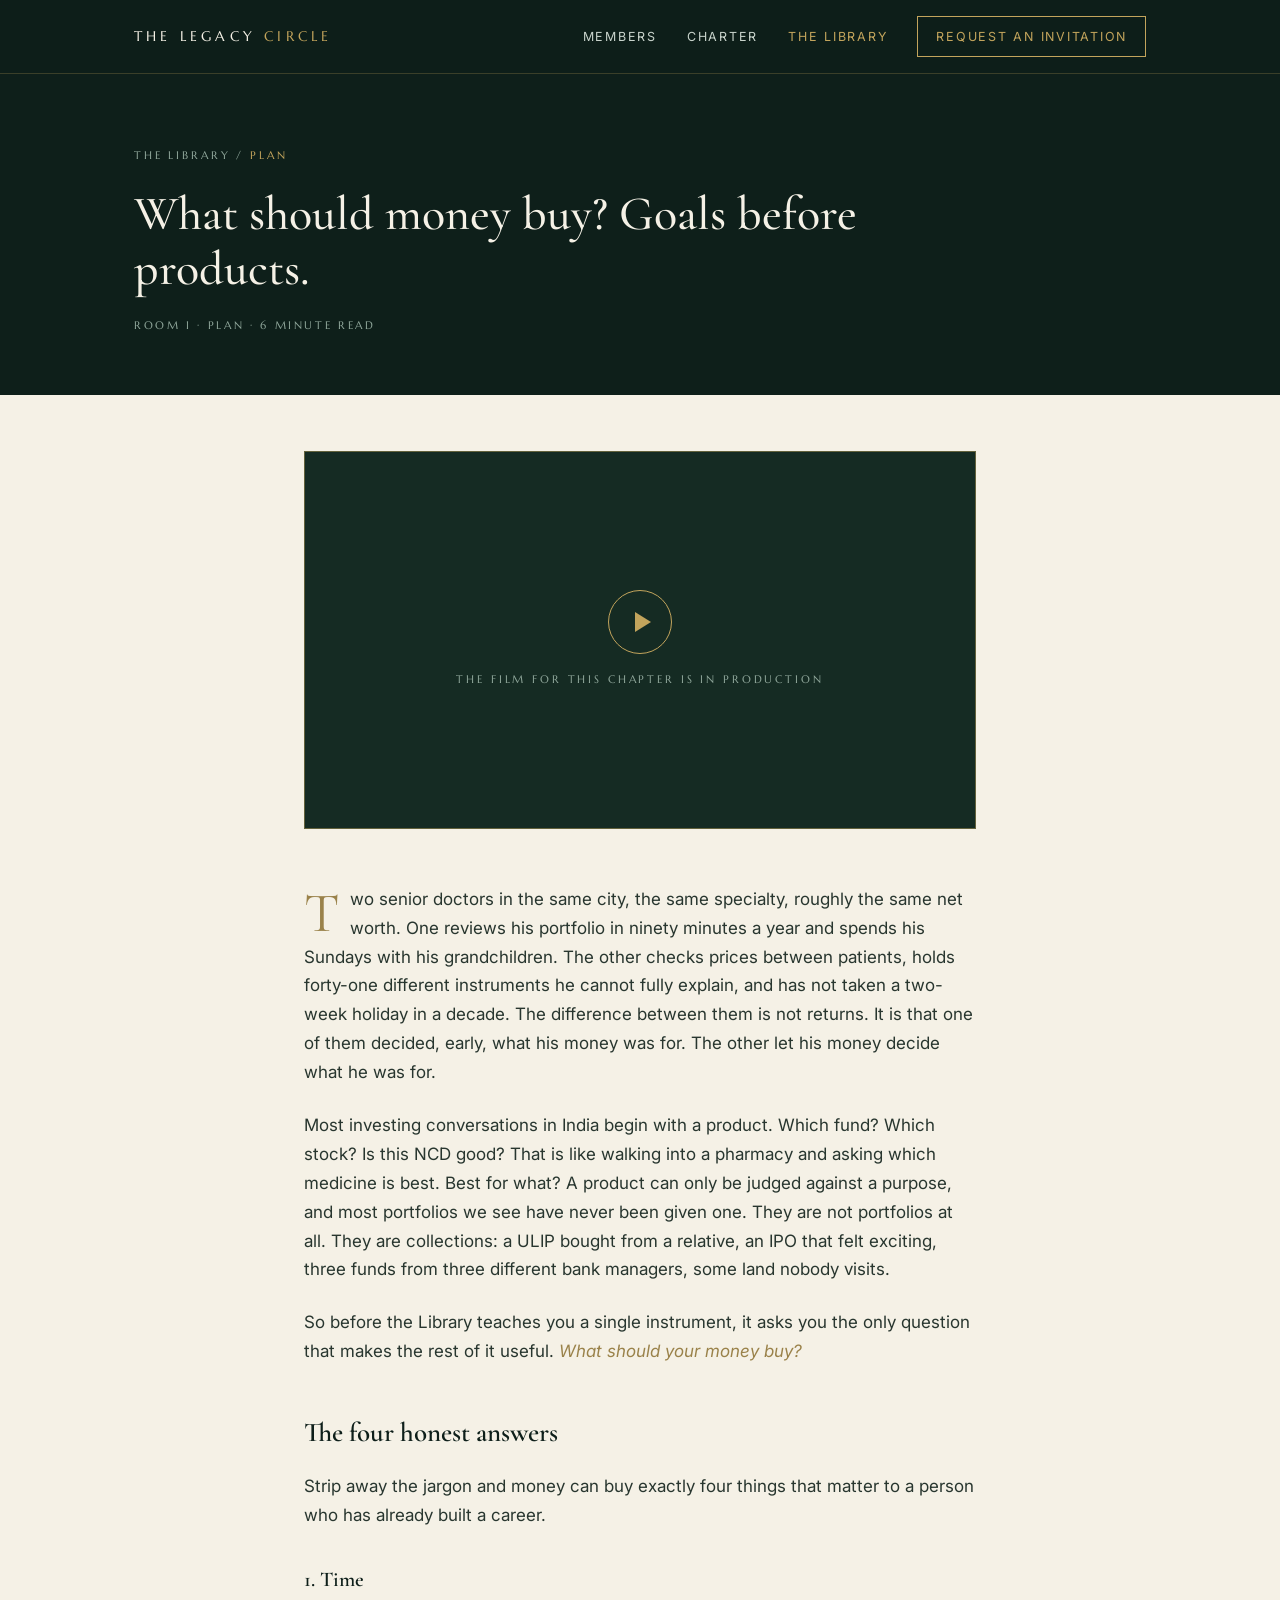
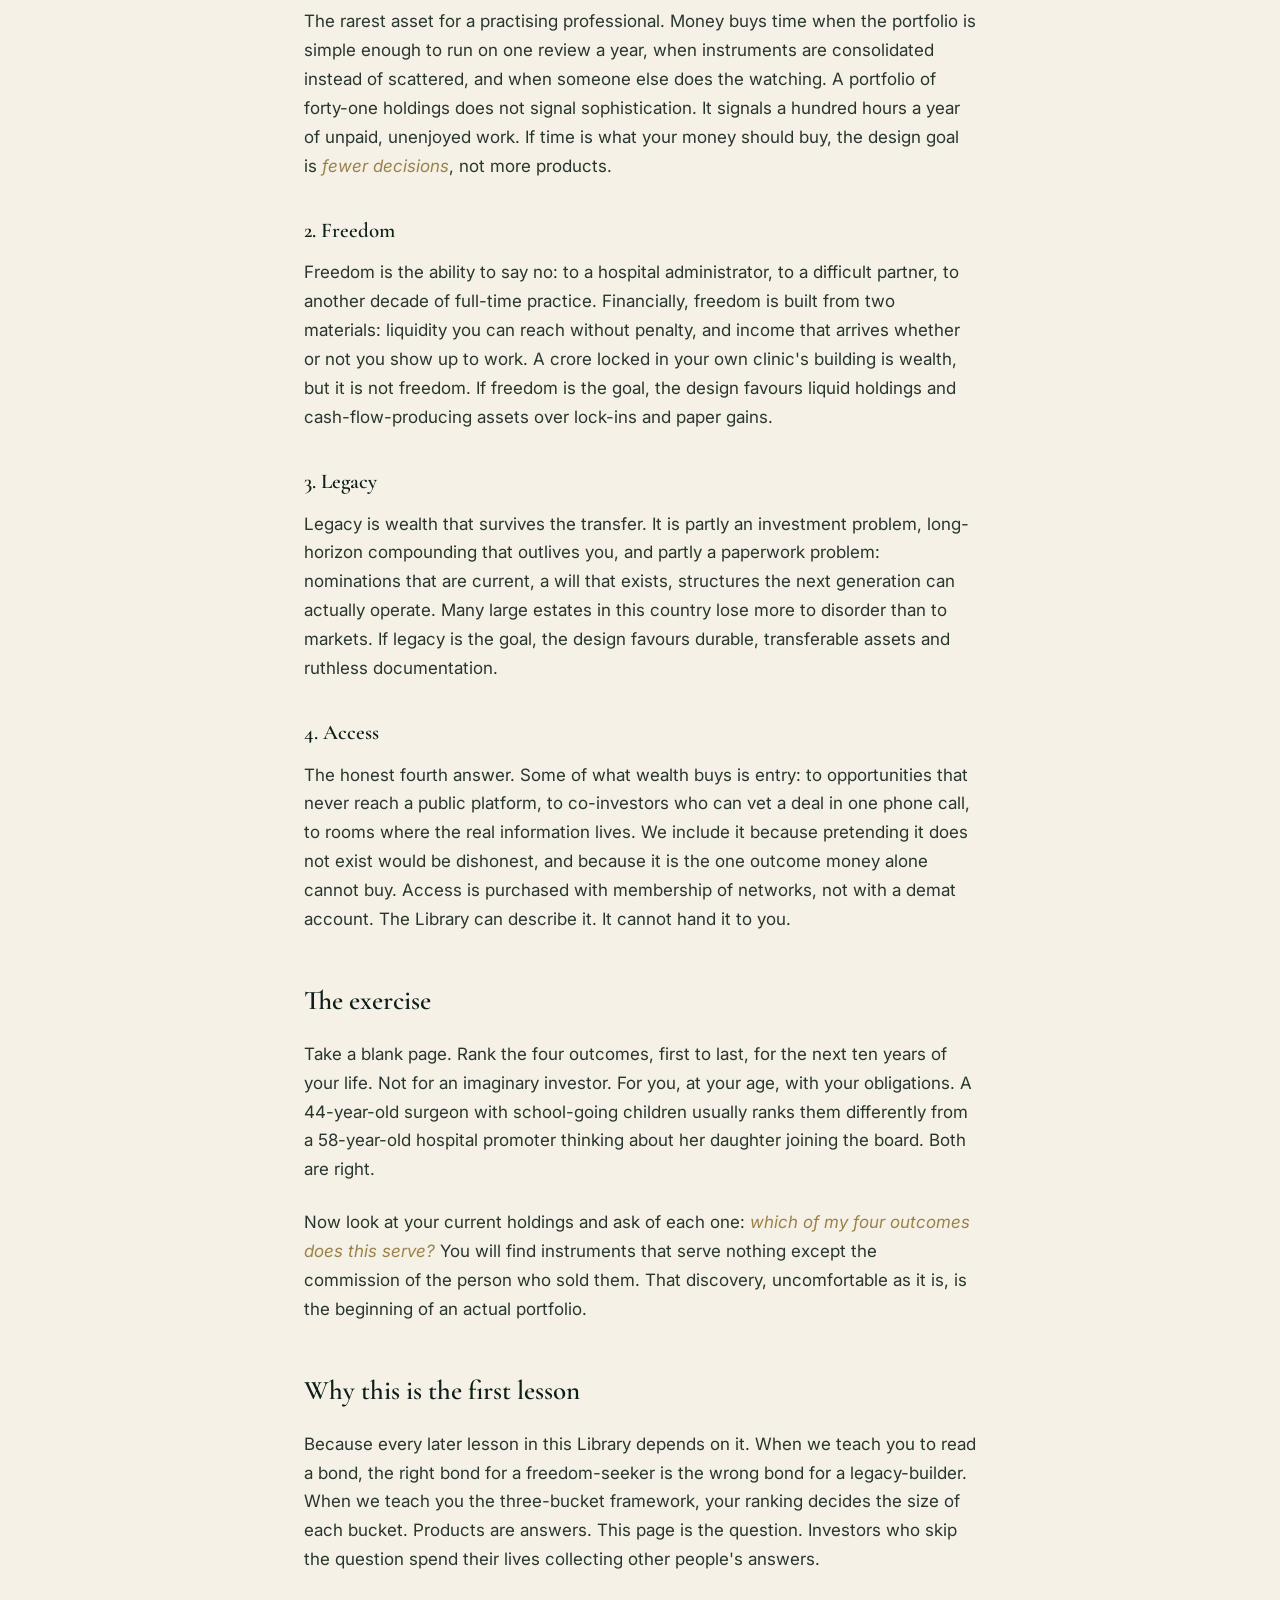
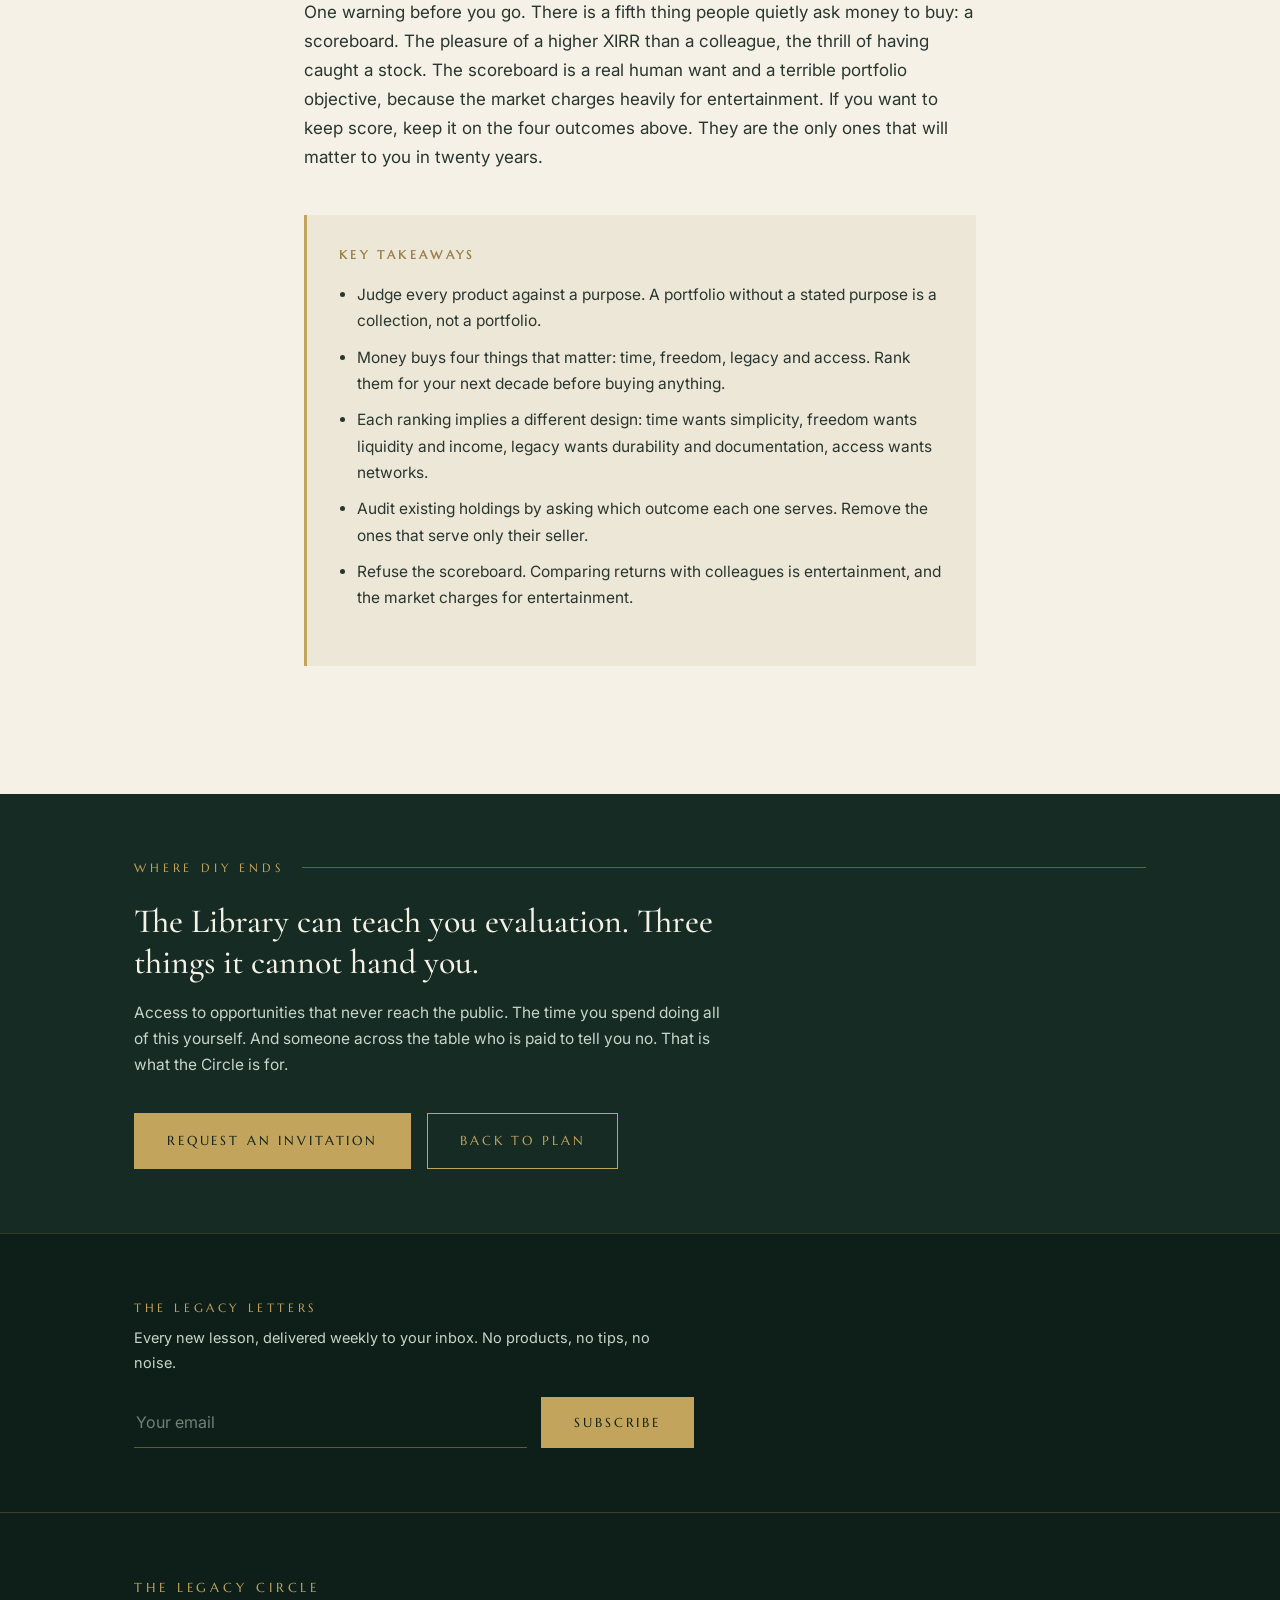
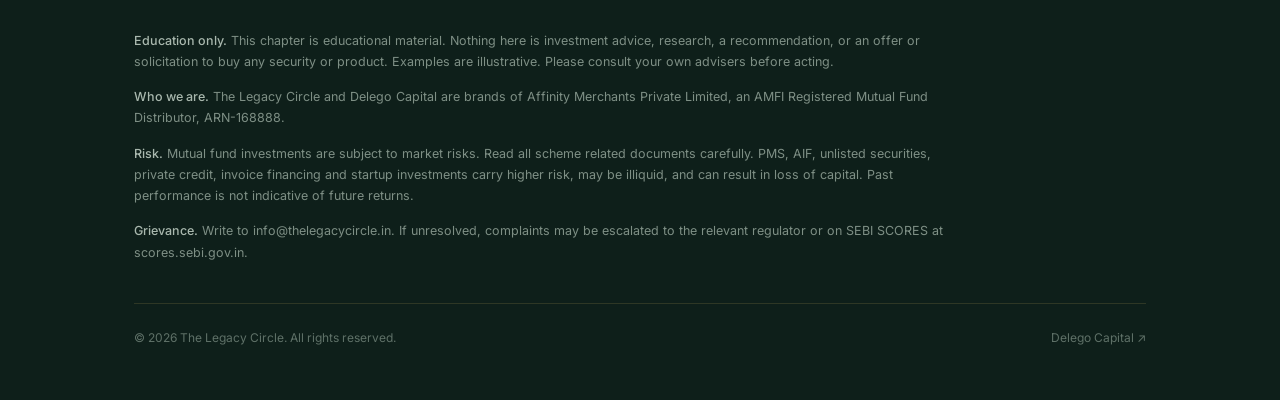
<file: library/what-money-should-buy.html>
<!DOCTYPE html>
<html lang="en">
<head>
<meta charset="UTF-8">
<meta name="viewport" content="width=device-width, initial-scale=1.0">
<title>What Should Money Buy? Goals Before Products · The Library · The Legacy Circle</title>
<meta name="description" content="Most investors start with products. Start with outcomes instead. The four things money can actually buy: time, freedom, legacy and access, and the exercise that reveals which one you are investing for.">
<link rel="preconnect" href="https://fonts.googleapis.com">
<link rel="preconnect" href="https://fonts.gstatic.com" crossorigin>
<link href="https://fonts.googleapis.com/css2?family=Marcellus&family=Cormorant+Garamond:ital,wght@0,400;0,500;0,600;1,400&family=Inter:wght@300;400;500;600&display=swap" rel="stylesheet">
<style>
/* ============================================================
   The Legacy Circle · Library stylesheet
   Shared by /library/index.html and every article page.
   ============================================================ */
:root{
  --ink:#0E1F1A;
  --theatre:#152B23;
  --ivory:#F5F1E6;
  --ivory-2:#EDE7D7;
  --brass:#C2A45C;
  --brass-dim:#9A824A;
  --body-dark:#28362F;
  --body-light:#C9D4CC;
  --sage:#8FA69A;
  --rule:rgba(194,164,92,.45);
  --maxw:1060px;
  --prose:720px;
}
*{margin:0;padding:0;box-sizing:border-box}
html{scroll-behavior:smooth}
body{
  font-family:'Inter',-apple-system,BlinkMacSystemFont,'Segoe UI',sans-serif;
  background:var(--ivory);color:var(--body-dark);
  font-weight:400;line-height:1.7;-webkit-font-smoothing:antialiased;
}
::selection{background:var(--brass);color:var(--ink)}
a{color:inherit}

.wrap{max-width:var(--maxw);margin:0 auto;padding:0 24px}
.prose-wrap{max-width:var(--prose);margin:0 auto;padding:0 24px}

.btn{
  display:inline-block;font-family:'Marcellus',serif;
  font-size:13px;letter-spacing:.22em;text-transform:uppercase;
  padding:16px 32px;border:1px solid var(--brass);
  color:var(--brass);text-decoration:none;background:transparent;
  cursor:pointer;transition:background .25s ease,color .25s ease;
}
.btn:hover{background:var(--brass);color:var(--ink)}
.btn.solid{background:var(--brass);color:var(--ink)}
.btn.solid:hover{background:#D3B76E}
.btn:focus-visible{outline:2px solid var(--brass);outline-offset:3px}

.reveal{opacity:0;transform:translateY(14px);transition:opacity .7s ease,transform .7s ease}
.reveal.in{opacity:1;transform:none}
@media (prefers-reduced-motion:reduce){
  .reveal{opacity:1;transform:none;transition:none}
  html{scroll-behavior:auto}
}

/* ---------- nav ---------- */
nav{
  position:fixed;top:0;left:0;right:0;z-index:50;
  background:rgba(14,31,26,.92);backdrop-filter:blur(10px);
  border-bottom:1px solid rgba(194,164,92,.25);
}
.nav-in{max-width:var(--maxw);margin:0 auto;padding:16px 24px;
  display:flex;align-items:center;justify-content:space-between}
.wordmark{
  font-family:'Marcellus',serif;color:var(--ivory);
  font-size:14px;letter-spacing:.3em;text-transform:uppercase;text-decoration:none;
}
.wordmark span{color:var(--brass)}
.nav-links{display:flex;gap:30px;align-items:center}
.nav-links a{
  font-size:12.5px;letter-spacing:.14em;text-transform:uppercase;
  color:var(--body-light);text-decoration:none;transition:color .2s;
}
.nav-links a:hover{color:var(--brass)}
.nav-links a.here{color:var(--brass)}
.nav-cta{border:1px solid var(--brass);color:var(--brass)!important;padding:9px 18px}
.nav-cta:hover{background:var(--brass);color:var(--ink)!important}
@media(max-width:760px){.nav-links a:not(.nav-cta){display:none}}

/* ---------- library masthead ---------- */
.masthead{
  background:var(--ink);color:var(--ivory);
  padding:150px 0 72px;position:relative;overflow:hidden;
}
.masthead::before{
  content:"";position:absolute;inset:0;
  background:radial-gradient(ellipse 90% 60% at 50% 120%,rgba(194,164,92,.10),transparent 60%);
  pointer-events:none;
}
.eyebrow{
  font-family:'Marcellus',serif;font-size:12px;letter-spacing:.32em;
  text-transform:uppercase;color:var(--brass);
  display:flex;align-items:center;gap:18px;margin-bottom:24px;
}
.eyebrow::after{content:"";flex:1;height:1px;background:var(--rule)}
.masthead h1{
  font-family:'Cormorant Garamond',serif;font-weight:500;
  font-size:clamp(34px,5.2vw,54px);line-height:1.15;max-width:720px;
}
.masthead h1 em{font-style:italic;color:var(--brass)}
.masthead .lede{max-width:600px;margin-top:18px;font-size:16.5px;color:var(--body-light);font-weight:300}

/* ---------- wings + chapters (library index) ---------- */
.wing-section{padding:76px 0;border-bottom:1px solid var(--rule)}
.wing-section:last-of-type{border-bottom:none}
.wing-head{display:flex;align-items:baseline;gap:22px;flex-wrap:wrap;margin-bottom:14px}
.wing-roman{
  font-family:'Cormorant Garamond',serif;font-style:italic;
  font-size:30px;color:var(--brass-dim);
}
.wing-head h2{
  font-family:'Cormorant Garamond',serif;font-weight:500;
  font-size:clamp(26px,3.6vw,36px);color:var(--ink);
}
.wing-sub{max-width:620px;font-size:15px;color:#4A5850;margin-bottom:44px}

.chapter{border-top:1px solid var(--rule);padding:26px 0}
.chapter:last-child{border-bottom:1px solid var(--rule)}
.chapter h3{
  font-family:'Cormorant Garamond',serif;font-weight:600;
  font-size:21px;color:var(--ink);margin-bottom:4px;
}
.chapter .ch-note{font-size:13.5px;color:#6B7A70;margin-bottom:10px}
.lesson{display:block;padding:10px 0 2px;text-decoration:none}
.lesson .l-title{
  font-family:'Cormorant Garamond',serif;font-weight:500;font-size:18.5px;
  color:var(--brass-dim);transition:color .2s;
}
.lesson:hover .l-title{color:var(--brass)}
.lesson .l-sub{font-size:13.5px;color:#6B7A70}
.soon{
  font-family:'Marcellus',serif;font-size:11px;letter-spacing:.24em;
  text-transform:uppercase;color:var(--sage);padding-top:8px;display:block;
}
.two-col{display:grid;grid-template-columns:1fr 1fr;gap:0 56px}
@media(max-width:820px){.two-col{grid-template-columns:1fr}}

/* ---------- article pages ---------- */
.art-head{background:var(--ink);color:var(--ivory);padding:146px 0 60px;position:relative}
.crumb{
  font-family:'Marcellus',serif;font-size:11px;letter-spacing:.26em;
  text-transform:uppercase;color:var(--sage);margin-bottom:22px;
}
.crumb a{color:var(--sage);text-decoration:none}
.crumb a:hover{color:var(--brass)}
.crumb b{color:var(--brass);font-weight:400}
.art-head h1{
  font-family:'Cormorant Garamond',serif;font-weight:500;
  font-size:clamp(32px,4.8vw,48px);line-height:1.16;max-width:760px;
}
.art-meta{
  margin-top:18px;font-family:'Marcellus',serif;font-size:11px;
  letter-spacing:.24em;text-transform:uppercase;color:var(--sage);
}

.film{
  margin:56px auto 0;max-width:var(--prose);padding:0 24px;
}
.film-frame{
  aspect-ratio:16/9;border:1px solid var(--rule);background:var(--theatre);
  display:flex;flex-direction:column;align-items:center;justify-content:center;gap:16px;
}
.film-frame .play{
  width:64px;height:64px;border:1px solid var(--brass);border-radius:50%;
  display:flex;align-items:center;justify-content:center;
}
.film-frame .play::after{
  content:"";display:block;margin-left:5px;
  border-left:16px solid var(--brass);border-top:10px solid transparent;border-bottom:10px solid transparent;
}
.film-frame p{
  font-family:'Marcellus',serif;font-size:11px;letter-spacing:.26em;
  text-transform:uppercase;color:var(--sage);
}
.film iframe{width:100%;aspect-ratio:16/9;border:1px solid var(--rule);display:block}

.article-body{padding:56px 0 20px}
.article-body p{font-size:17px;color:var(--body-dark);margin-bottom:24px}
.article-body h2{
  font-family:'Cormorant Garamond',serif;font-weight:600;
  font-size:27px;color:var(--ink);margin:44px 0 16px;
}
.article-body h3{
  font-family:'Cormorant Garamond',serif;font-weight:600;
  font-size:21px;color:var(--ink);margin:32px 0 10px;
}
.article-body em{color:var(--brass-dim)}
.article-body ul,.article-body ol{margin:0 0 24px 20px}
.article-body li{font-size:16.5px;margin-bottom:10px}
.article-body .drop::first-letter{
  font-family:'Cormorant Garamond',serif;font-size:56px;line-height:.8;
  color:var(--brass-dim);float:left;padding:6px 10px 0 0;
}

.takeaways{
  background:var(--ivory-2);border-left:3px solid var(--brass);
  padding:30px 32px;margin:44px 0;
}
.takeaways h3{
  font-family:'Marcellus',serif;font-size:12px;letter-spacing:.28em;
  text-transform:uppercase;color:var(--brass-dim);margin:0 0 16px;
}
.takeaways li{font-size:15.5px;margin-bottom:10px}
.takeaways ul{margin-left:18px}

.checklist{
  border:1px solid var(--rule);padding:30px 32px;margin:44px 0;
}
.checklist h3{
  font-family:'Marcellus',serif;font-size:12px;letter-spacing:.28em;
  text-transform:uppercase;color:var(--brass-dim);margin:0 0 16px;
}
.checklist li{font-size:15.5px;margin-bottom:10px;list-style:none;position:relative;padding-left:26px}
.checklist li::before{content:"·";color:var(--brass);position:absolute;left:8px;font-size:22px;line-height:1}
.checklist ul{margin:0}

/* ---------- the DIY-ends bridge ---------- */
.diy{
  background:var(--theatre);color:var(--body-light);
  padding:64px 0;margin-top:64px;
}
.diy .eyebrow{color:var(--brass)}
.diy h2{
  font-family:'Cormorant Garamond',serif;font-weight:500;
  font-size:clamp(26px,3.6vw,34px);color:var(--ivory);max-width:640px;line-height:1.2;
}
.diy p{max-width:600px;margin-top:16px;font-size:15.5px}
.diy .ctas{margin-top:34px;display:flex;gap:16px;flex-wrap:wrap}

/* ---------- subscribe strip ---------- */
.sub-strip{background:var(--ink);padding:64px 0;border-top:1px solid rgba(194,164,92,.2)}
.sub-strip .sub-title{
  font-family:'Marcellus',serif;font-size:12px;letter-spacing:.3em;
  text-transform:uppercase;color:var(--brass);margin-bottom:8px;
}
.sub-strip .sub-copy{color:var(--body-light);font-size:14.5px;margin-bottom:22px;max-width:520px}
.sub-row{display:flex;gap:14px;flex-wrap:wrap;max-width:560px}
.sub-row input{
  flex:1;min-width:220px;background:transparent;border:none;
  border-bottom:1px solid var(--rule);padding:13px 2px;
  font-family:'Inter',sans-serif;font-size:16px;color:var(--ivory);border-radius:0;
}
.sub-row input::placeholder{color:#6E8177}
.sub-row input:focus{outline:none;border-bottom-color:var(--brass)}
.sub-msg{margin-top:16px;font-size:14px;color:var(--sage)}
.err{border-bottom-color:#C96A5A!important}

/* ---------- footer ---------- */
footer{background:var(--ink);padding:64px 0 52px;border-top:1px solid rgba(194,164,92,.25)}
.foot-mark{
  font-family:'Marcellus',serif;font-size:13px;letter-spacing:.3em;
  text-transform:uppercase;color:var(--brass);margin-bottom:30px;
}
.compliance p{
  font-size:12.5px;color:#7E8F85;line-height:1.7;max-width:820px;margin-bottom:14px;
}
.compliance b{color:#A9B8AE;font-weight:500}
.foot-line{
  margin-top:40px;padding-top:24px;border-top:1px solid rgba(194,164,92,.18);
  display:flex;justify-content:space-between;flex-wrap:wrap;gap:12px;
  font-size:12px;color:#5F7168;
}
.foot-line a{color:inherit;text-decoration:none}

</style>
<noscript><style>.reveal{opacity:1 !important;transform:none !important}</style></noscript>
</head>
<body>

<nav>
  <div class="nav-in">
    <a class="wordmark" href="/">The Legacy <span>Circle</span></a>
    <div class="nav-links">
      <a href="/#members">Members</a>
      <a href="/#charter">Charter</a>
      <a class="here" href="/library/">The Library</a>
      <a class="nav-cta" href="/#invitation">Request an invitation</a>
    </div>
  </div>
</nav>

<header class="art-head">
  <div class="wrap">
    <div class="crumb"><a href="/library/">The Library</a> / <a href="/library/plan/" style="color:var(--brass);text-decoration:none">Plan</a></div>
    <h1>What should money buy? Goals before products.</h1>
    <div class="art-meta">Room I · Plan · 6 minute read</div>
  </div>
</header>

<div class="film">
  <!-- FILM READY? Delete the film-frame div below and paste your YouTube embed instead:
     <iframe src="https://www.youtube.com/embed/YOUR_VIDEO_ID" title="Chapter film" allowfullscreen loading="lazy"></iframe> -->
  <div class="film-frame">
    <div class="play"></div>
    <p>The film for this chapter is in production</p>
  </div>
</div>

<article class="article-body">
  <div class="prose-wrap">
    <p class="drop">Two senior doctors in the same city, the same specialty, roughly the same net worth. One reviews his portfolio in ninety minutes a year and spends his Sundays with his grandchildren. The other checks prices between patients, holds forty-one different instruments he cannot fully explain, and has not taken a two-week holiday in a decade. The difference between them is not returns. It is that one of them decided, early, what his money was for. The other let his money decide what he was for.</p>

    <p>Most investing conversations in India begin with a product. Which fund? Which stock? Is this NCD good? That is like walking into a pharmacy and asking which medicine is best. Best for what? A product can only be judged against a purpose, and most portfolios we see have never been given one. They are not portfolios at all. They are collections: a ULIP bought from a relative, an IPO that felt exciting, three funds from three different bank managers, some land nobody visits.</p>

    <p>So before the Library teaches you a single instrument, it asks you the only question that makes the rest of it useful. <em>What should your money buy?</em></p>

    <h2>The four honest answers</h2>

    <p>Strip away the jargon and money can buy exactly four things that matter to a person who has already built a career.</p>

    <h3>1. Time</h3>
    <p>The rarest asset for a practising professional. Money buys time when the portfolio is simple enough to run on one review a year, when instruments are consolidated instead of scattered, and when someone else does the watching. A portfolio of forty-one holdings does not signal sophistication. It signals a hundred hours a year of unpaid, unenjoyed work. If time is what your money should buy, the design goal is <em>fewer decisions</em>, not more products.</p>

    <h3>2. Freedom</h3>
    <p>Freedom is the ability to say no: to a hospital administrator, to a difficult partner, to another decade of full-time practice. Financially, freedom is built from two materials: liquidity you can reach without penalty, and income that arrives whether or not you show up to work. A crore locked in your own clinic's building is wealth, but it is not freedom. If freedom is the goal, the design favours liquid holdings and cash-flow-producing assets over lock-ins and paper gains.</p>

    <h3>3. Legacy</h3>
    <p>Legacy is wealth that survives the transfer. It is partly an investment problem, long-horizon compounding that outlives you, and partly a paperwork problem: nominations that are current, a will that exists, structures the next generation can actually operate. Many large estates in this country lose more to disorder than to markets. If legacy is the goal, the design favours durable, transferable assets and ruthless documentation.</p>

    <h3>4. Access</h3>
    <p>The honest fourth answer. Some of what wealth buys is entry: to opportunities that never reach a public platform, to co-investors who can vet a deal in one phone call, to rooms where the real information lives. We include it because pretending it does not exist would be dishonest, and because it is the one outcome money alone cannot buy. Access is purchased with membership of networks, not with a demat account. The Library can describe it. It cannot hand it to you.</p>

    <h2>The exercise</h2>

    <p>Take a blank page. Rank the four outcomes, first to last, for the next ten years of your life. Not for an imaginary investor. For you, at your age, with your obligations. A 44-year-old surgeon with school-going children usually ranks them differently from a 58-year-old hospital promoter thinking about her daughter joining the board. Both are right.</p>

    <p>Now look at your current holdings and ask of each one: <em>which of my four outcomes does this serve?</em> You will find instruments that serve nothing except the commission of the person who sold them. That discovery, uncomfortable as it is, is the beginning of an actual portfolio.</p>

    <h2>Why this is the first lesson</h2>

    <p>Because every later lesson in this Library depends on it. When we teach you to read a bond, the right bond for a freedom-seeker is the wrong bond for a legacy-builder. When we teach you the three-bucket framework, your ranking decides the size of each bucket. Products are answers. This page is the question. Investors who skip the question spend their lives collecting other people's answers.</p>

    <p>One warning before you go. There is a fifth thing people quietly ask money to buy: a scoreboard. The pleasure of a higher XIRR than a colleague, the thrill of having caught a stock. The scoreboard is a real human want and a terrible portfolio objective, because the market charges heavily for entertainment. If you want to keep score, keep it on the four outcomes above. They are the only ones that will matter to you in twenty years.</p>

    <div class="takeaways">
      <h3>Key takeaways</h3>
      <ul>
        <li>Judge every product against a purpose. A portfolio without a stated purpose is a collection, not a portfolio.</li>
        <li>Money buys four things that matter: time, freedom, legacy and access. Rank them for your next decade before buying anything.</li>
        <li>Each ranking implies a different design: time wants simplicity, freedom wants liquidity and income, legacy wants durability and documentation, access wants networks.</li>
        <li>Audit existing holdings by asking which outcome each one serves. Remove the ones that serve only their seller.</li>
        <li>Refuse the scoreboard. Comparing returns with colleagues is entertainment, and the market charges for entertainment.</li>
      </ul>
    </div>
  </div>
</article>

<section class="diy">
  <div class="wrap">
    <div class="eyebrow">Where DIY Ends</div>
    <h2>The Library can teach you evaluation. Three things it cannot hand you.</h2>
    <p>Access to opportunities that never reach the public. The time you spend doing all of this yourself. And someone across the table who is paid to tell you no. That is what the Circle is for.</p>
    <div class="ctas">
      <a class="btn solid" href="/#invitation">Request an invitation</a>
      <a class="btn" href="/library/plan/">Back to Plan</a>
    </div>
  </div>
</section>

<section class="sub-strip">
  <div class="wrap">
    <p class="sub-title">The Legacy Letters</p>
    <p class="sub-copy">Every new lesson, delivered weekly to your inbox. No products, no tips, no noise.</p>
    <div class="sub-row" data-sub-form>
      <input type="email" placeholder="Your email" aria-label="Email for The Legacy Letters" autocomplete="email">
      <button class="btn solid" type="button">Subscribe</button>
    </div>
    <p class="sub-msg" hidden>Welcome to the Letters. Your first lesson reaches you this week.</p>
  </div>
</section>

<footer>
  <div class="wrap">
    <div class="foot-mark">The Legacy Circle</div>
    <div class="compliance">
      <p><b>Education only.</b> This chapter is educational material. Nothing here is investment advice, research, a recommendation, or an offer or solicitation to buy any security or product. Examples are illustrative. Please consult your own advisers before acting.</p>
      <p><b>Who we are.</b> The Legacy Circle and Delego Capital are brands of Affinity Merchants Private Limited, an AMFI Registered Mutual Fund Distributor, ARN-168888.</p>
      <p><b>Risk.</b> Mutual fund investments are subject to market risks. Read all scheme related documents carefully. PMS, AIF, unlisted securities, private credit, invoice financing and startup investments carry higher risk, may be illiquid, and can result in loss of capital. Past performance is not indicative of future returns.</p>
      <p><b>Grievance.</b> Write to info@thelegacycircle.in. If unresolved, complaints may be escalated to the relevant regulator or on SEBI SCORES at scores.sebi.gov.in.</p>
    </div>
    <div class="foot-line">
      <span>© 2026 The Legacy Circle. All rights reserved.</span>
      <a href="https://delegocapital.com">Delego Capital ↗</a>
    </div>
  </div>
</footer>

<script src="/config.js"></script>
<script>
// The Legacy Circle · shared page script (Library pages)

// Scroll reveal (respects reduced motion)
(function(){
  const prefersReduced = window.matchMedia('(prefers-reduced-motion: reduce)').matches;
  const els = document.querySelectorAll('.reveal');
  if (prefersReduced || !('IntersectionObserver' in window)) {
    els.forEach(e => e.classList.add('in'));
  } else {
    const io = new IntersectionObserver((entries) => {
      entries.forEach(en => { if (en.isIntersecting) { en.target.classList.add('in'); io.unobserve(en.target); } });
    }, { threshold: 0.12 });
    els.forEach(e => io.observe(e));
  }
})();

// Supabase insert helper (config in /config.js; degrades gracefully until keys are pasted)
async function tlcInsert(table, row){
  const c = window.TLC_CONFIG || {};
  if (!c.SUPABASE_URL || !c.SUPABASE_ANON_KEY) return { ok:true, offline:true };
  try{
    const r = await fetch(c.SUPABASE_URL + '/rest/v1/' + table, {
      method:'POST',
      headers:{
        'apikey': c.SUPABASE_ANON_KEY,
        'Authorization': 'Bearer ' + c.SUPABASE_ANON_KEY,
        'Content-Type': 'application/json',
        'Prefer': 'return=minimal'
      },
      body: JSON.stringify(row)
    });
    return { ok: r.ok || r.status === 409 }; // 409 = already subscribed, treat as success
  }catch(e){ return { ok:false }; }
}

// Legacy Letters subscribe (any element carrying data-sub-form)
document.querySelectorAll('[data-sub-form]').forEach(formEl => {
  const input = formEl.querySelector('input');
  const btn = formEl.querySelector('button');
  const msg = formEl.parentElement.querySelector('.sub-msg');
  btn.addEventListener('click', async () => {
    const email = (input.value || '').trim().toLowerCase();
    const valid = /^[^\s@]+@[^\s@]+\.[^\s@]+$/.test(email);
    input.classList.toggle('err', !valid);
    if (!valid) return;
    btn.disabled = true; btn.textContent = 'Joining…';
    const res = await tlcInsert('subscribers', { email, source: 'library' });
    if (!res.ok){
      btn.disabled = false; btn.textContent = 'Subscribe';
      alert('Could not subscribe just now. Please try again, or write to info@thelegacycircle.in.');
      return;
    }
    formEl.style.display = 'none';
    if (msg) msg.hidden = false;
  });
});

</script>
</body>
</html>
</file>
